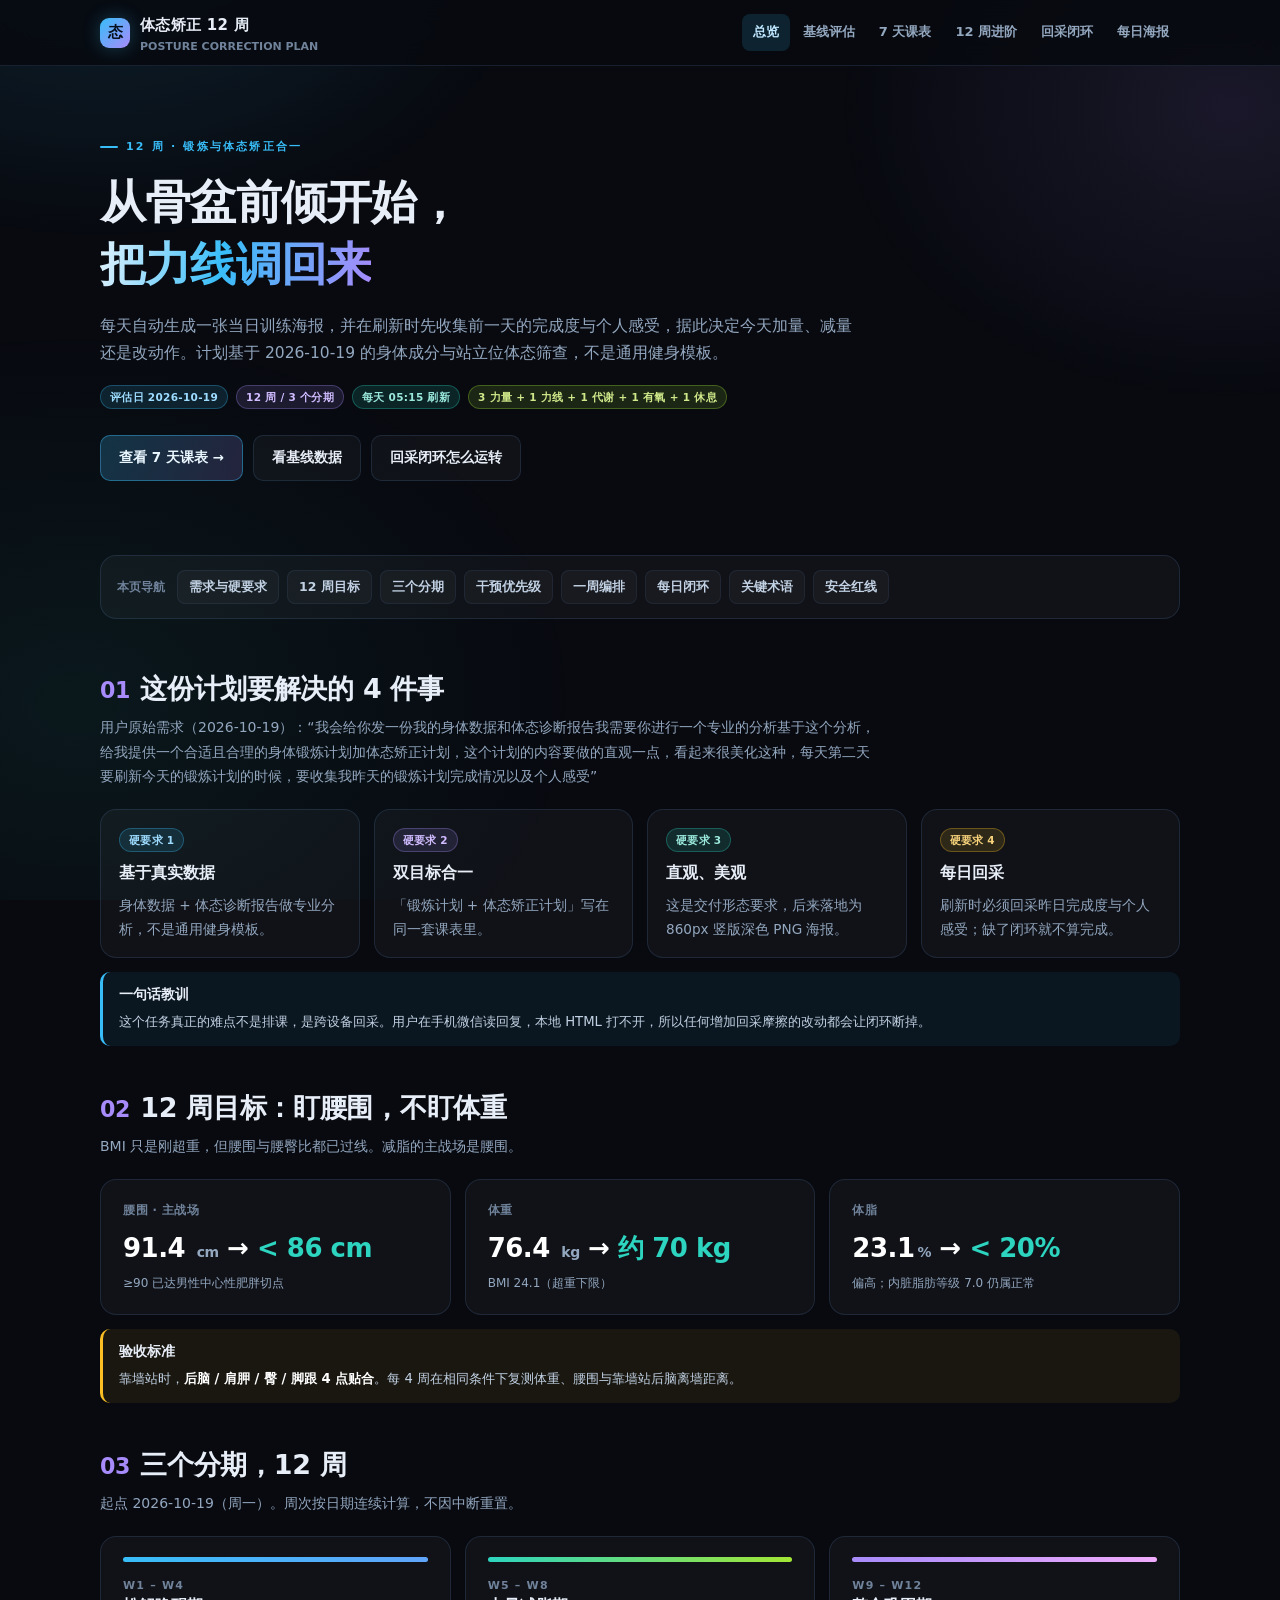
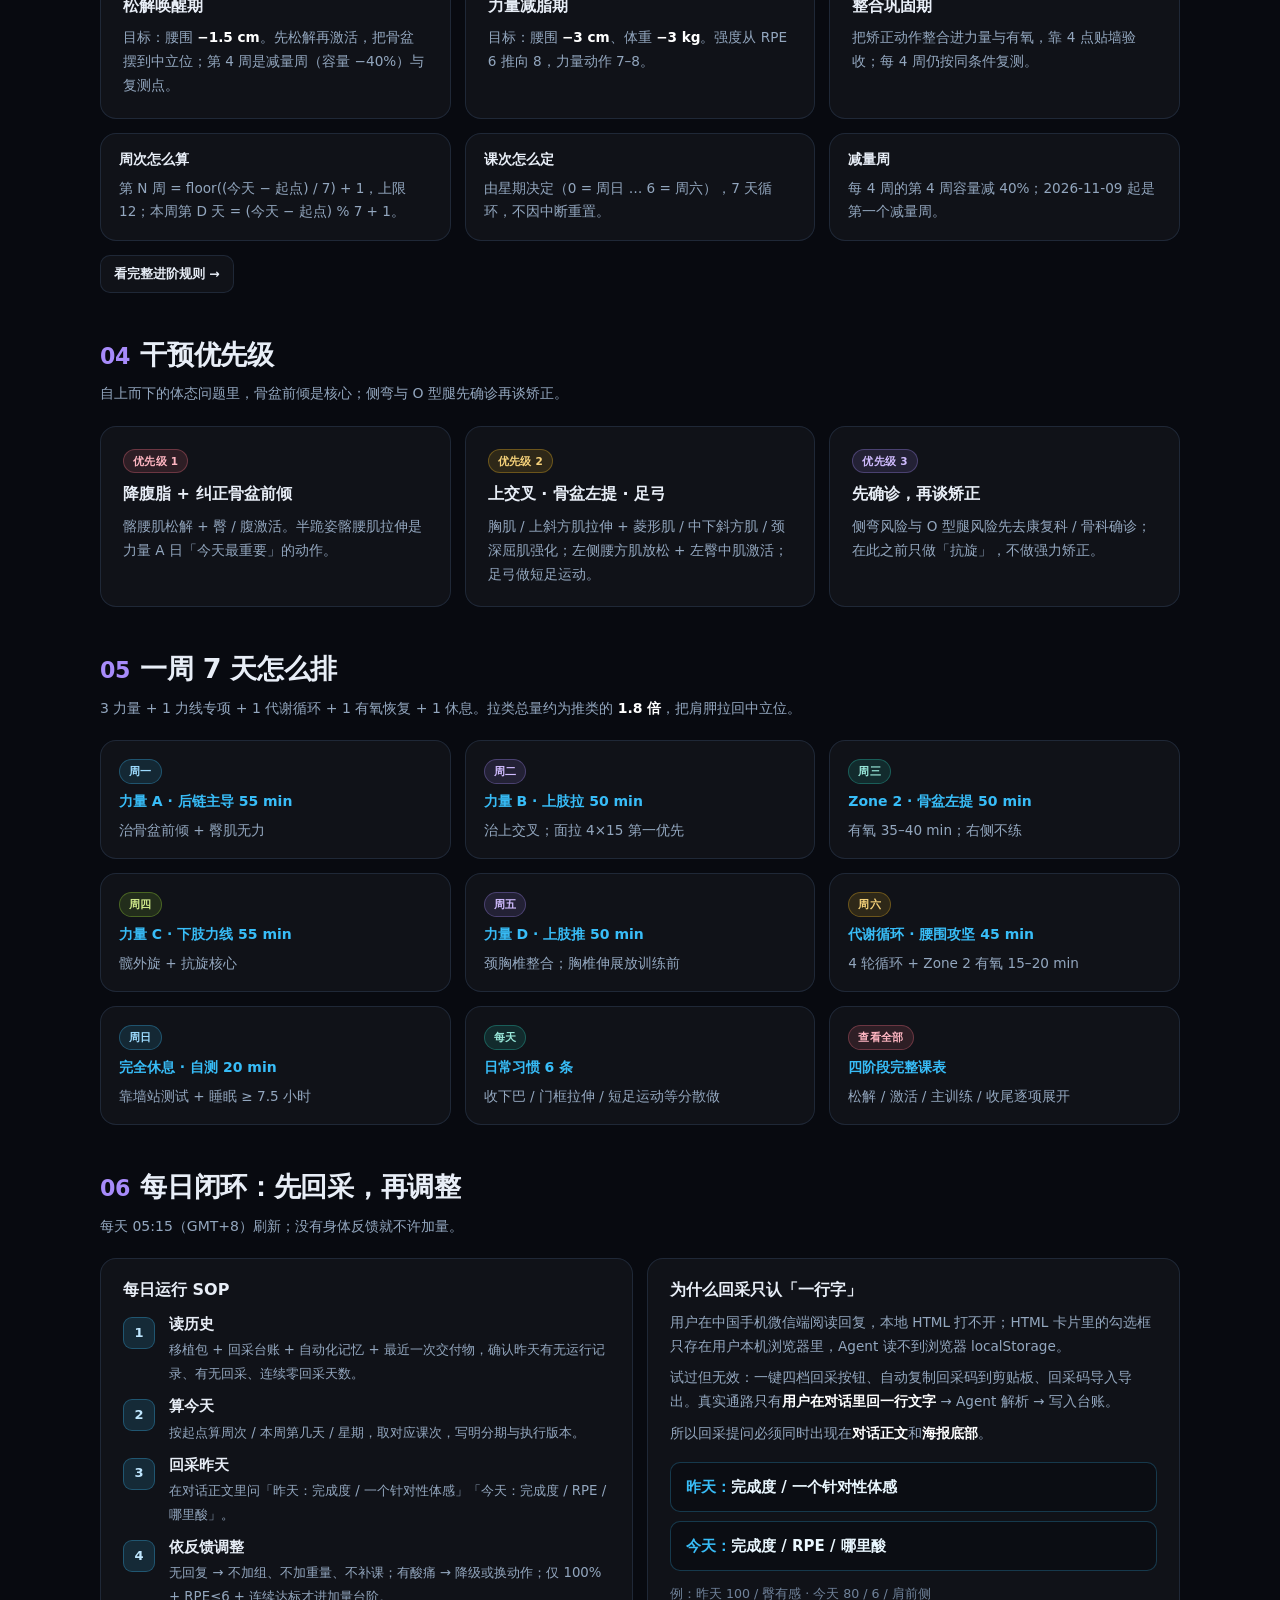
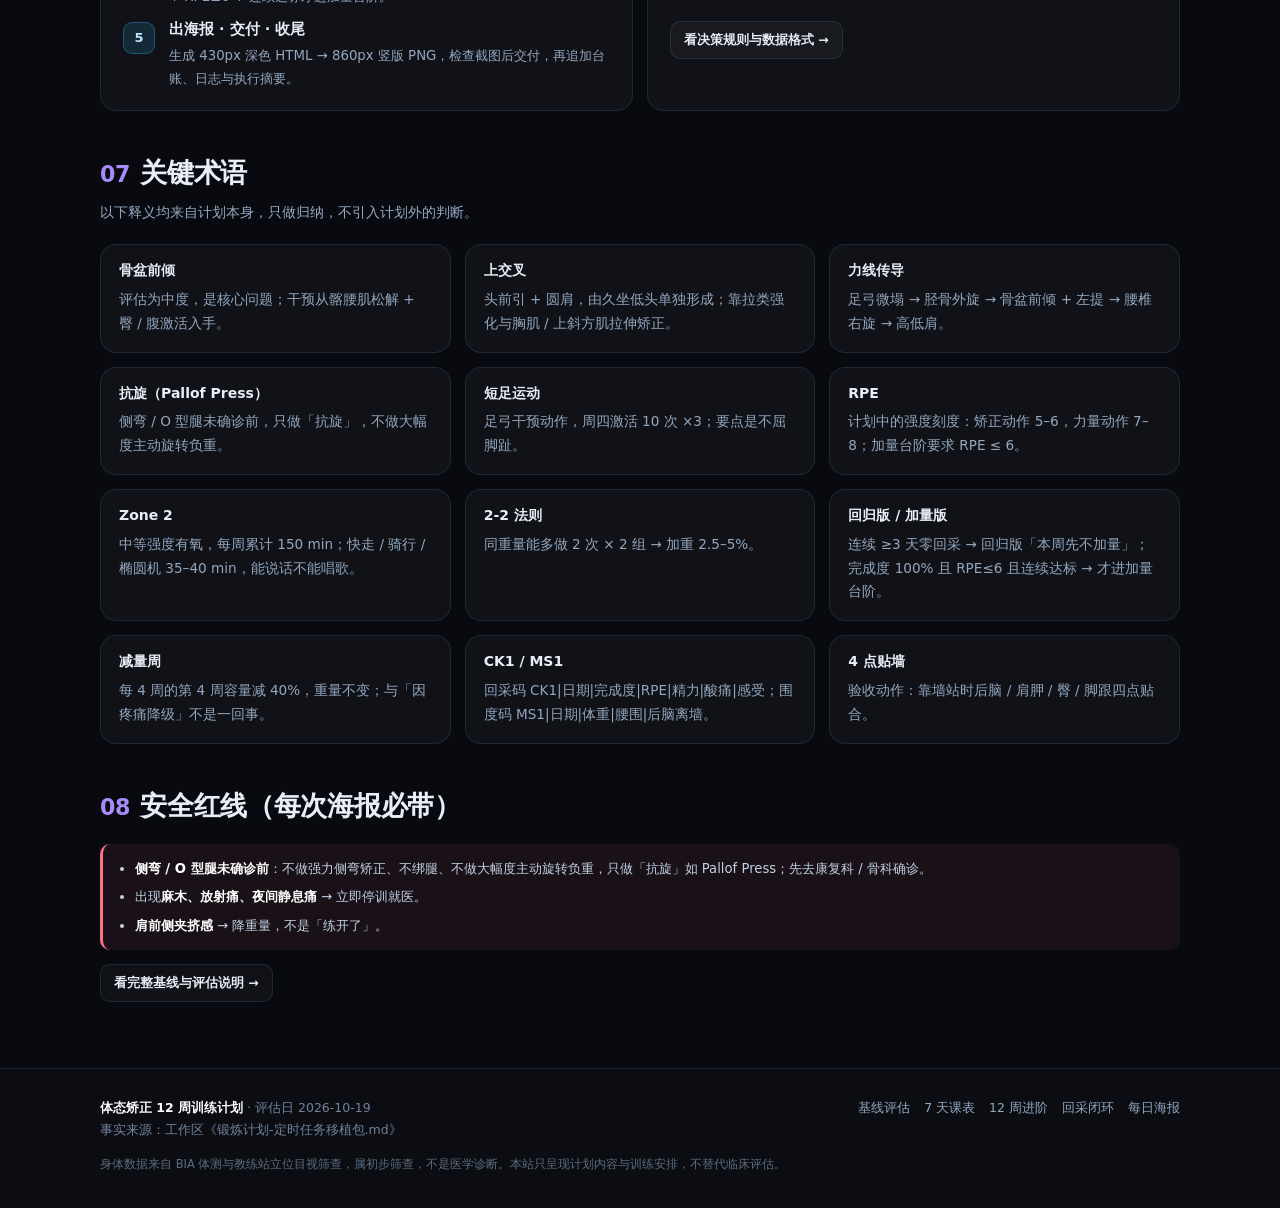
<file: index.html>
<!DOCTYPE html>
<html lang="zh-CN">
<head>
<meta charset="UTF-8">
<meta name="viewport" content="width=device-width, initial-scale=1">
<meta name="description" content="体态矫正 12 周训练计划：基于 2026-10-19 身体基线与体态筛查，整合锻炼与体态矫正、7 天课表、渐进超负荷、每日回采闭环与安全红线。">
<title>总览 · 体态矫正 12 周训练计划</title>
<link rel="stylesheet" href="assets/css/styles.css">
</head>
<body data-page="overview">

<header class="site-header">
  <div class="wrap header-inner">
    <a class="brand" href="index.html">
      <span class="brand-mark">态</span>
      <span><span class="brand-txt">体态矫正 12 周</span><span class="brand-sub">POSTURE CORRECTION PLAN</span></span>
    </a>
    <input type="checkbox" id="nav-toggle" class="nav-toggle" aria-hidden="true">
    <label for="nav-toggle" class="nav-label" aria-label="展开导航">☰</label>
    <nav class="nav" aria-label="主导航">
      <a data-page="overview" href="index.html">总览</a>
      <a data-page="baseline" href="baseline.html">基线评估</a>
      <a data-page="schedule" href="schedule.html">7 天课表</a>
      <a data-page="progression" href="progression.html">12 周进阶</a>
      <a data-page="feedback" href="feedback.html">回采闭环</a>
      <a data-page="posters" href="posters.html">每日海报</a>
    </nav>
  </div>
</header>

<main>

  <section class="hero">
    <div class="wrap">
      <div class="eyebrow">12 周 · 锻炼与体态矫正合一</div>
      <h1>从骨盆前倾开始，<br><span class="grad">把力线调回来</span></h1>
      <p class="lede">每天自动生成一张当日训练海报，并在刷新时先收集前一天的完成度与个人感受，据此决定今天加量、减量还是改动作。计划基于 2026-10-19 的身体成分与站立位体态筛查，不是通用健身模板。</p>
      <div class="hero-meta">
        <span class="tag sky">评估日 2026-10-19</span>
        <span class="tag violet">12 周 / 3 个分期</span>
        <span class="tag mint">每天 05:15 刷新</span>
        <span class="tag lime">3 力量 + 1 力线 + 1 代谢 + 1 有氧 + 1 休息</span>
      </div>
      <div class="hero-actions">
        <a class="btn primary" href="schedule.html">查看 7 天课表 →</a>
        <a class="btn" href="baseline.html">看基线数据</a>
        <a class="btn" href="feedback.html">回采闭环怎么运转</a>
      </div>
    </div>
  </section>

  <section class="section">
    <div class="wrap">
      <div class="toc">
        <span class="toc-label">本页导航</span>
        <a href="#origin">需求与硬要求</a>
        <a href="#goals">12 周目标</a>
        <a href="#phases">三个分期</a>
        <a href="#priority">干预优先级</a>
        <a href="#week">一周编排</a>
        <a href="#loop">每日闭环</a>
        <a href="#glossary">关键术语</a>
        <a href="#safety">安全红线</a>
      </div>
    </div>
  </section>

  <section class="section" id="origin">
    <div class="wrap">
      <div class="section-head">
        <h2><span class="section-num">01</span>这份计划要解决的 4 件事</h2>
        <p>用户原始需求（2026-10-19）：“我会给你发一份我的身体数据和体态诊断报告我需要你进行一个专业的分析基于这个分析，给我提供一个合适且合理的身体锻炼计划加体态矫正计划，这个计划的内容要做的直观一点，看起来很美化这种，每天第二天要刷新今天的锻炼计划的时候，要收集我昨天的锻炼计划完成情况以及个人感受”</p>
      </div>
      <div class="grid g4">
        <div class="card tight">
          <span class="tag sky">硬要求 1</span>
          <h3 style="margin-top:10px">基于真实数据</h3>
          <p>身体数据 + 体态诊断报告做专业分析，不是通用健身模板。</p>
        </div>
        <div class="card tight">
          <span class="tag violet">硬要求 2</span>
          <h3 style="margin-top:10px">双目标合一</h3>
          <p>「锻炼计划 + 体态矫正计划」写在同一套课表里。</p>
        </div>
        <div class="card tight">
          <span class="tag mint">硬要求 3</span>
          <h3 style="margin-top:10px">直观、美观</h3>
          <p>这是交付形态要求，后来落地为 860px 竖版深色 PNG 海报。</p>
        </div>
        <div class="card tight">
          <span class="tag amber">硬要求 4</span>
          <h3 style="margin-top:10px">每日回采</h3>
          <p>刷新时必须回采昨日完成度与个人感受；缺了闭环就不算完成。</p>
        </div>
      </div>
      <div class="callout info" style="margin-top:14px">
        <h4>一句话教训</h4>
        <p>这个任务真正的难点不是排课，是跨设备回采。用户在手机微信读回复，本地 HTML 打不开，所以任何增加回采摩擦的改动都会让闭环断掉。</p>
      </div>
    </div>
  </section>

  <section class="section" id="goals">
    <div class="wrap">
      <div class="section-head">
        <h2><span class="section-num">02</span>12 周目标：盯腰围，不盯体重</h2>
        <p>BMI 只是刚超重，但腰围与腰臀比都已过线。减脂的主战场是腰围。</p>
      </div>
      <div class="grid g3">
        <div class="card stat">
          <div class="lb">腰围 · 主战场</div>
          <div class="vl">91.4 <span class="unit">cm</span> → <span class="target">&lt; 86 cm</span></div>
          <div class="note">≥90 已达男性中心性肥胖切点</div>
        </div>
        <div class="card stat">
          <div class="lb">体重</div>
          <div class="vl">76.4 <span class="unit">kg</span> → <span class="target">约 70 kg</span></div>
          <div class="note">BMI 24.1（超重下限）</div>
        </div>
        <div class="card stat">
          <div class="lb">体脂</div>
          <div class="vl">23.1<span class="unit">%</span> → <span class="target">&lt; 20%</span></div>
          <div class="note">偏高；内脏脂肪等级 7.0 仍属正常</div>
        </div>
      </div>
      <div class="callout" style="margin-top:14px">
        <h4>验收标准</h4>
        <p>靠墙站时，<strong>后脑 / 肩胛 / 臀 / 脚跟 4 点贴合</strong>。每 4 周在相同条件下复测体重、腰围与靠墙站后脑离墙距离。</p>
      </div>
    </div>
  </section>

  <section class="section" id="phases">
    <div class="wrap">
      <div class="section-head">
        <h2><span class="section-num">03</span>三个分期，12 周</h2>
        <p>起点 2026-10-19（周一）。周次按日期连续计算，不因中断重置。</p>
      </div>
      <div class="timeline">
        <div class="card tl-item">
          <div class="tl-bar"></div>
          <div class="tl-week">W1 – W4</div>
          <h3>松解唤醒期</h3>
          <p>目标：腰围 <strong>−1.5 cm</strong>。先松解再激活，把骨盆摆到中立位；第 4 周是减量周（容量 −40%）与复测点。</p>
        </div>
        <div class="card tl-item">
          <div class="tl-bar"></div>
          <div class="tl-week">W5 – W8</div>
          <h3>力量减脂期</h3>
          <p>目标：腰围 <strong>−3 cm</strong>、体重 <strong>−3 kg</strong>。强度从 RPE 6 推向 8，力量动作 7–8。</p>
        </div>
        <div class="card tl-item">
          <div class="tl-bar"></div>
          <div class="tl-week">W9 – W12</div>
          <h3>整合巩固期</h3>
          <p>把矫正动作整合进力量与有氧，靠 4 点贴墙验收；每 4 周仍按同条件复测。</p>
        </div>
      </div>
      <div class="grid g3" style="margin-top:14px">
        <div class="card tight"><h4>周次怎么算</h4><p>第 N 周 = floor((今天 − 起点) / 7) + 1，上限 12；本周第 D 天 = (今天 − 起点) % 7 + 1。</p></div>
        <div class="card tight"><h4>课次怎么定</h4><p>由星期决定（0 = 周日 … 6 = 周六），7 天循环，不因中断重置。</p></div>
        <div class="card tight"><h4>减量周</h4><p>每 4 周的第 4 周容量减 40%；2026-11-09 起是第一个减量周。</p></div>
      </div>
      <div style="margin-top:14px"><a class="btn small" href="progression.html">看完整进阶规则 →</a></div>
    </div>
  </section>

  <section class="section" id="priority">
    <div class="wrap">
      <div class="section-head">
        <h2><span class="section-num">04</span>干预优先级</h2>
        <p>自上而下的体态问题里，骨盆前倾是核心；侧弯与 O 型腿先确诊再谈矫正。</p>
      </div>
      <div class="grid g3">
        <div class="card">
          <span class="tag coral">优先级 1</span>
          <h3 style="margin-top:10px">降腹脂 + 纠正骨盆前倾</h3>
          <p>髂腰肌松解 + 臀 / 腹激活。半跪姿髂腰肌拉伸是力量 A 日「今天最重要」的动作。</p>
        </div>
        <div class="card">
          <span class="tag amber">优先级 2</span>
          <h3 style="margin-top:10px">上交叉 · 骨盆左提 · 足弓</h3>
          <p>胸肌 / 上斜方肌拉伸 + 菱形肌 / 中下斜方肌 / 颈深屈肌强化；左侧腰方肌放松 + 左臀中肌激活；足弓做短足运动。</p>
        </div>
        <div class="card">
          <span class="tag violet">优先级 3</span>
          <h3 style="margin-top:10px">先确诊，再谈矫正</h3>
          <p>侧弯风险与 O 型腿风险先去康复科 / 骨科确诊；在此之前只做「抗旋」，不做强力矫正。</p>
        </div>
      </div>
    </div>
  </section>

  <section class="section" id="week">
    <div class="wrap">
      <div class="section-head">
        <h2><span class="section-num">05</span>一周 7 天怎么排</h2>
        <p>3 力量 + 1 力线专项 + 1 代谢循环 + 1 有氧恢复 + 1 休息。拉类总量约为推类的 <strong>1.8 倍</strong>，把肩胛拉回中立位。</p>
      </div>
      <div class="grid g3">
        <a class="card tight" href="schedule.html#day-mon" style="display:block"><span class="tag sky">周一</span><h4 style="margin-top:8px">力量 A · 后链主导 55 min</h4><p>治骨盆前倾 + 臀肌无力</p></a>
        <a class="card tight" href="schedule.html#day-tue" style="display:block"><span class="tag violet">周二</span><h4 style="margin-top:8px">力量 B · 上肢拉 50 min</h4><p>治上交叉；面拉 4×15 第一优先</p></a>
        <a class="card tight" href="schedule.html#day-wed" style="display:block"><span class="tag mint">周三</span><h4 style="margin-top:8px">Zone 2 · 骨盆左提 50 min</h4><p>有氧 35–40 min；右侧不练</p></a>
        <a class="card tight" href="schedule.html#day-thu" style="display:block"><span class="tag lime">周四</span><h4 style="margin-top:8px">力量 C · 下肢力线 55 min</h4><p>髋外旋 + 抗旋核心</p></a>
        <a class="card tight" href="schedule.html#day-fri" style="display:block"><span class="tag violet">周五</span><h4 style="margin-top:8px">力量 D · 上肢推 50 min</h4><p>颈胸椎整合；胸椎伸展放训练前</p></a>
        <a class="card tight" href="schedule.html#day-sat" style="display:block"><span class="tag amber">周六</span><h4 style="margin-top:8px">代谢循环 · 腰围攻坚 45 min</h4><p>4 轮循环 + Zone 2 有氧 15–20 min</p></a>
        <a class="card tight" href="schedule.html#day-sun" style="display:block"><span class="tag sky">周日</span><h4 style="margin-top:8px">完全休息 · 自测 20 min</h4><p>靠墙站测试 + 睡眠 ≥ 7.5 小时</p></a>
        <a class="card tight" href="schedule.html#habits" style="display:block"><span class="tag mint">每天</span><h4 style="margin-top:8px">日常习惯 6 条</h4><p>收下巴 / 门框拉伸 / 短足运动等分散做</p></a>
        <a class="card tight" href="schedule.html" style="display:block"><span class="tag coral">查看全部</span><h4 style="margin-top:8px">四阶段完整课表</h4><p>松解 / 激活 / 主训练 / 收尾逐项展开</p></a>
      </div>
    </div>
  </section>

  <section class="section" id="loop">
    <div class="wrap">
      <div class="section-head">
        <h2><span class="section-num">06</span>每日闭环：先回采，再调整</h2>
        <p>每天 05:15（GMT+8）刷新；没有身体反馈就不许加量。</p>
      </div>
      <div class="grid g2">
        <div class="card">
          <h3>每日运行 SOP</h3>
          <div class="steps" style="margin-top:14px">
            <div class="step"><h4>读历史</h4><p>移植包 + 回采台账 + 自动化记忆 + 最近一次交付物，确认昨天有无运行记录、有无回采、连续零回采天数。</p></div>
            <div class="step"><h4>算今天</h4><p>按起点算周次 / 本周第几天 / 星期，取对应课次，写明分期与执行版本。</p></div>
            <div class="step"><h4>回采昨天</h4><p>在对话正文里问「昨天：完成度 / 一个针对性体感」「今天：完成度 / RPE / 哪里酸」。</p></div>
            <div class="step"><h4>依反馈调整</h4><p>无回复 → 不加组、不加重量、不补课；有酸痛 → 降级或换动作；仅 100% + RPE≤6 + 连续达标才进加量台阶。</p></div>
            <div class="step"><h4>出海报 · 交付 · 收尾</h4><p>生成 430px 深色 HTML → 860px 竖版 PNG，检查截图后交付，再追加台账、日志与执行摘要。</p></div>
          </div>
        </div>
        <div class="card">
          <h3>为什么回采只认「一行字」</h3>
          <p>用户在中国手机微信端阅读回复，本地 HTML 打不开；HTML 卡片里的勾选框只存在用户本机浏览器里，Agent 读不到浏览器 localStorage。</p>
          <p>试过但无效：一键四档回采按钮、自动复制回采码到剪贴板、回采码导入导出。真实通路只有<strong>用户在对话里回一行文字</strong> → Agent 解析 → 写入台账。</p>
          <p>所以回采提问必须同时出现在<strong>对话正文</strong>和<strong>海报底部</strong>。</p>
          <div class="qbox" style="margin-top:16px">
            <div class="qline"><span>昨天：</span>完成度 / 一个针对性体感</div>
            <div class="qline"><span>今天：</span>完成度 / RPE / 哪里酸</div>
          </div>
          <div class="qeg">例：昨天 100 / 臀有感 · 今天 80 / 6 / 肩前侧</div>
          <div style="margin-top:16px"><a class="btn small" href="feedback.html">看决策规则与数据格式 →</a></div>
        </div>
      </div>
    </div>
  </section>

  <section class="section" id="glossary">
    <div class="wrap">
      <div class="section-head">
        <h2><span class="section-num">07</span>关键术语</h2>
        <p>以下释义均来自计划本身，只做归纳，不引入计划外的判断。</p>
      </div>
      <div class="grid g3">
        <div class="card tight"><h4>骨盆前倾</h4><p>评估为中度，是核心问题；干预从髂腰肌松解 + 臀 / 腹激活入手。</p></div>
        <div class="card tight"><h4>上交叉</h4><p>头前引 + 圆肩，由久坐低头单独形成；靠拉类强化与胸肌 / 上斜方肌拉伸矫正。</p></div>
        <div class="card tight"><h4>力线传导</h4><p>足弓微塌 → 胫骨外旋 → 骨盆前倾 + 左提 → 腰椎右旋 → 高低肩。</p></div>
        <div class="card tight"><h4>抗旋（Pallof Press）</h4><p>侧弯 / O 型腿未确诊前，只做「抗旋」，不做大幅度主动旋转负重。</p></div>
        <div class="card tight"><h4>短足运动</h4><p>足弓干预动作，周四激活 10 次 ×3；要点是不屈脚趾。</p></div>
        <div class="card tight"><h4>RPE</h4><p>计划中的强度刻度：矫正动作 5–6，力量动作 7–8；加量台阶要求 RPE ≤ 6。</p></div>
        <div class="card tight"><h4>Zone 2</h4><p>中等强度有氧，每周累计 150 min；快走 / 骑行 / 椭圆机 35–40 min，能说话不能唱歌。</p></div>
        <div class="card tight"><h4>2-2 法则</h4><p>同重量能多做 2 次 × 2 组 → 加重 2.5–5%。</p></div>
        <div class="card tight"><h4>回归版 / 加量版</h4><p>连续 ≥3 天零回采 → 回归版「本周先不加量」；完成度 100% 且 RPE≤6 且连续达标 → 才进加量台阶。</p></div>
        <div class="card tight"><h4>减量周</h4><p>每 4 周的第 4 周容量减 40%，重量不变；与「因疼痛降级」不是一回事。</p></div>
        <div class="card tight"><h4>CK1 / MS1</h4><p>回采码 CK1|日期|完成度|RPE|精力|酸痛|感受；围度码 MS1|日期|体重|腰围|后脑离墙。</p></div>
        <div class="card tight"><h4>4 点贴墙</h4><p>验收动作：靠墙站时后脑 / 肩胛 / 臀 / 脚跟四点贴合。</p></div>
      </div>
    </div>
  </section>

  <section class="section" id="safety">
    <div class="wrap">
      <div class="section-head">
        <h2><span class="section-num">08</span>安全红线（每次海报必带）</h2>
      </div>
      <div class="callout danger">
        <ul>
          <li><strong>侧弯 / O 型腿未确诊前</strong>：不做强力侧弯矫正、不绑腿、不做大幅度主动旋转负重，只做「抗旋」如 Pallof Press；先去康复科 / 骨科确诊。</li>
          <li>出现<strong>麻木、放射痛、夜间静息痛</strong> → 立即停训就医。</li>
          <li><strong>肩前侧夹挤感</strong> → 降重量，不是「练开了」。</li>
        </ul>
      </div>
      <div style="margin-top:14px"><a class="btn small" href="baseline.html">看完整基线与评估说明 →</a></div>
    </div>
  </section>

</main>

<footer class="site-footer">
  <div class="wrap footer-grid">
    <div>
      <p><strong>体态矫正 12 周训练计划</strong> · 评估日 2026-10-19</p>
      <p>事实来源：工作区《锻炼计划-定时任务移植包.md》</p>
    </div>
    <div class="footer-links">
      <a href="baseline.html">基线评估</a>
      <a href="schedule.html">7 天课表</a>
      <a href="progression.html">12 周进阶</a>
      <a href="feedback.html">回采闭环</a>
      <a href="posters.html">每日海报</a>
    </div>
  </div>
  <div class="wrap footer-note">身体数据来自 BIA 体测与教练站立位目视筛查，属初步筛查，不是医学诊断。本站只呈现计划内容与训练安排，不替代临床评估。</div>
</footer>

<button id="to-top" class="to-top" aria-label="回到顶部">↑</button>
<script src="assets/js/site.js"></script>
</body>
</html>
</file>
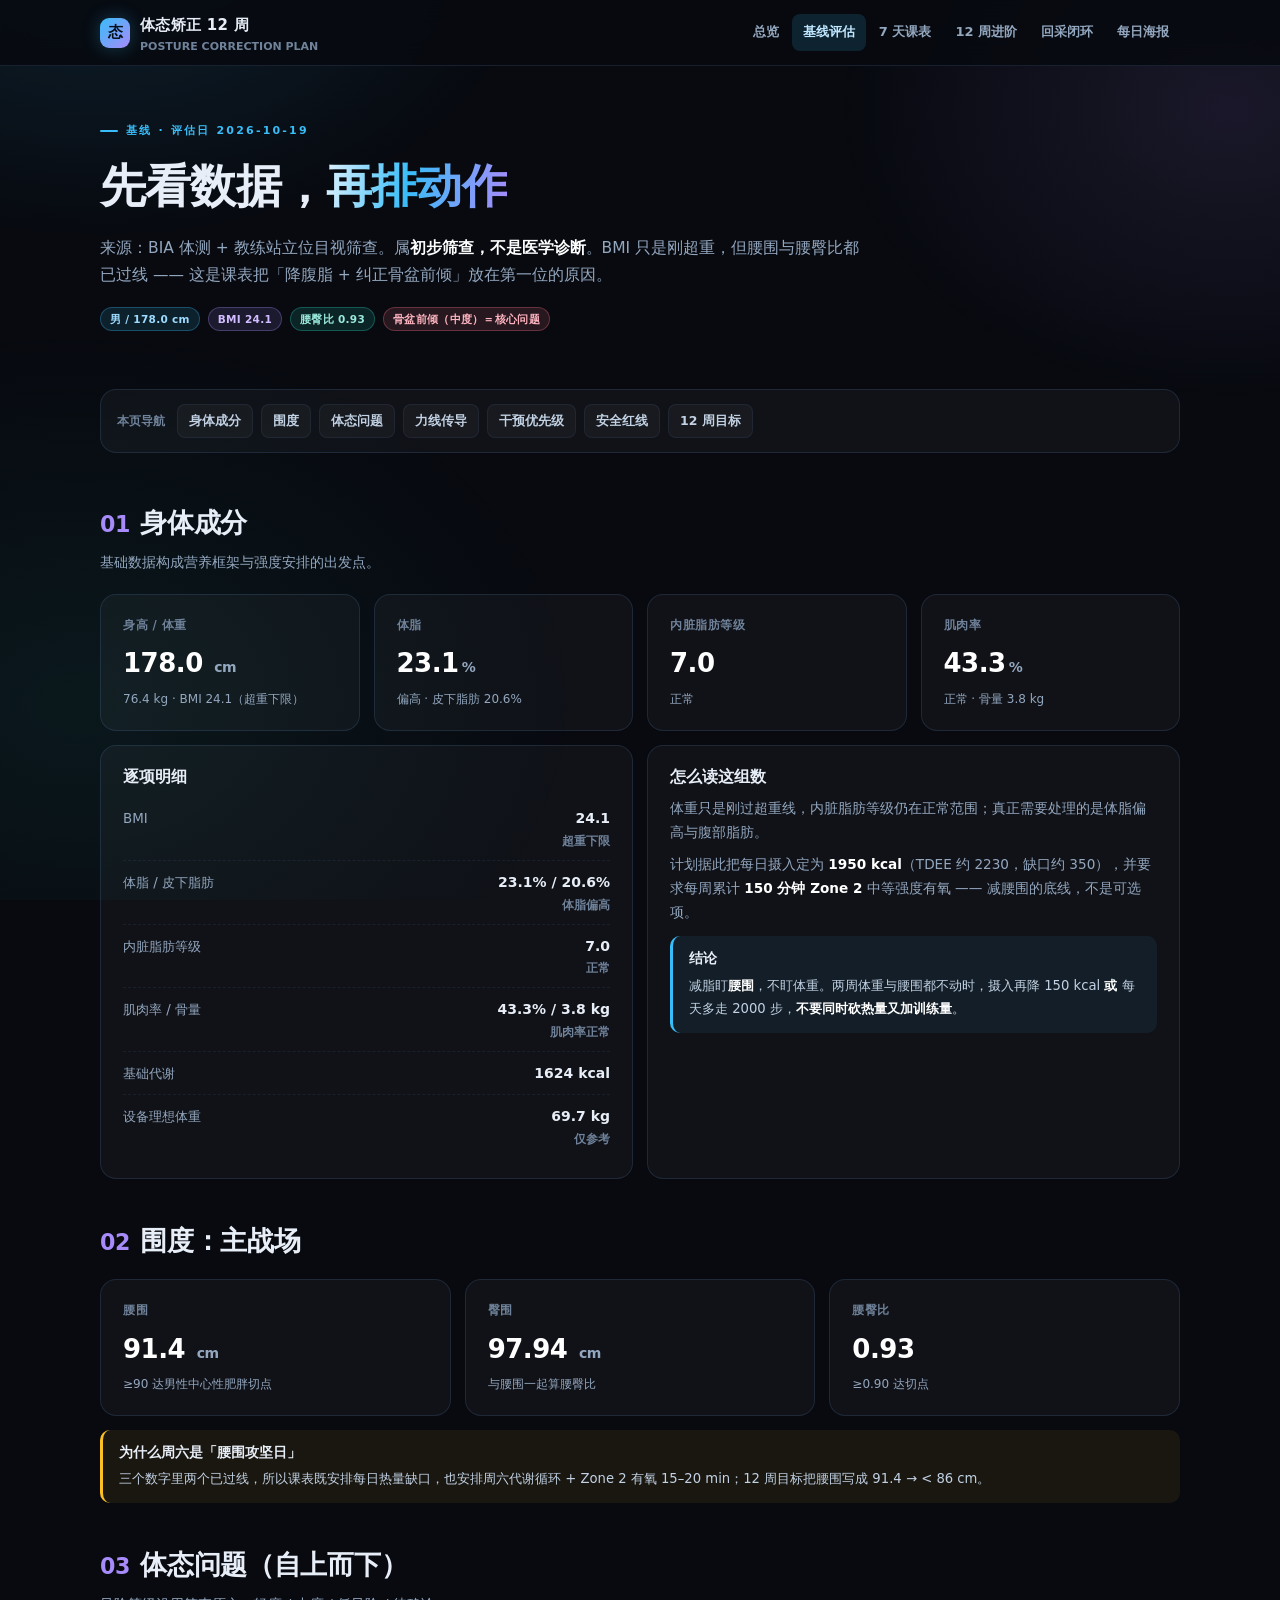
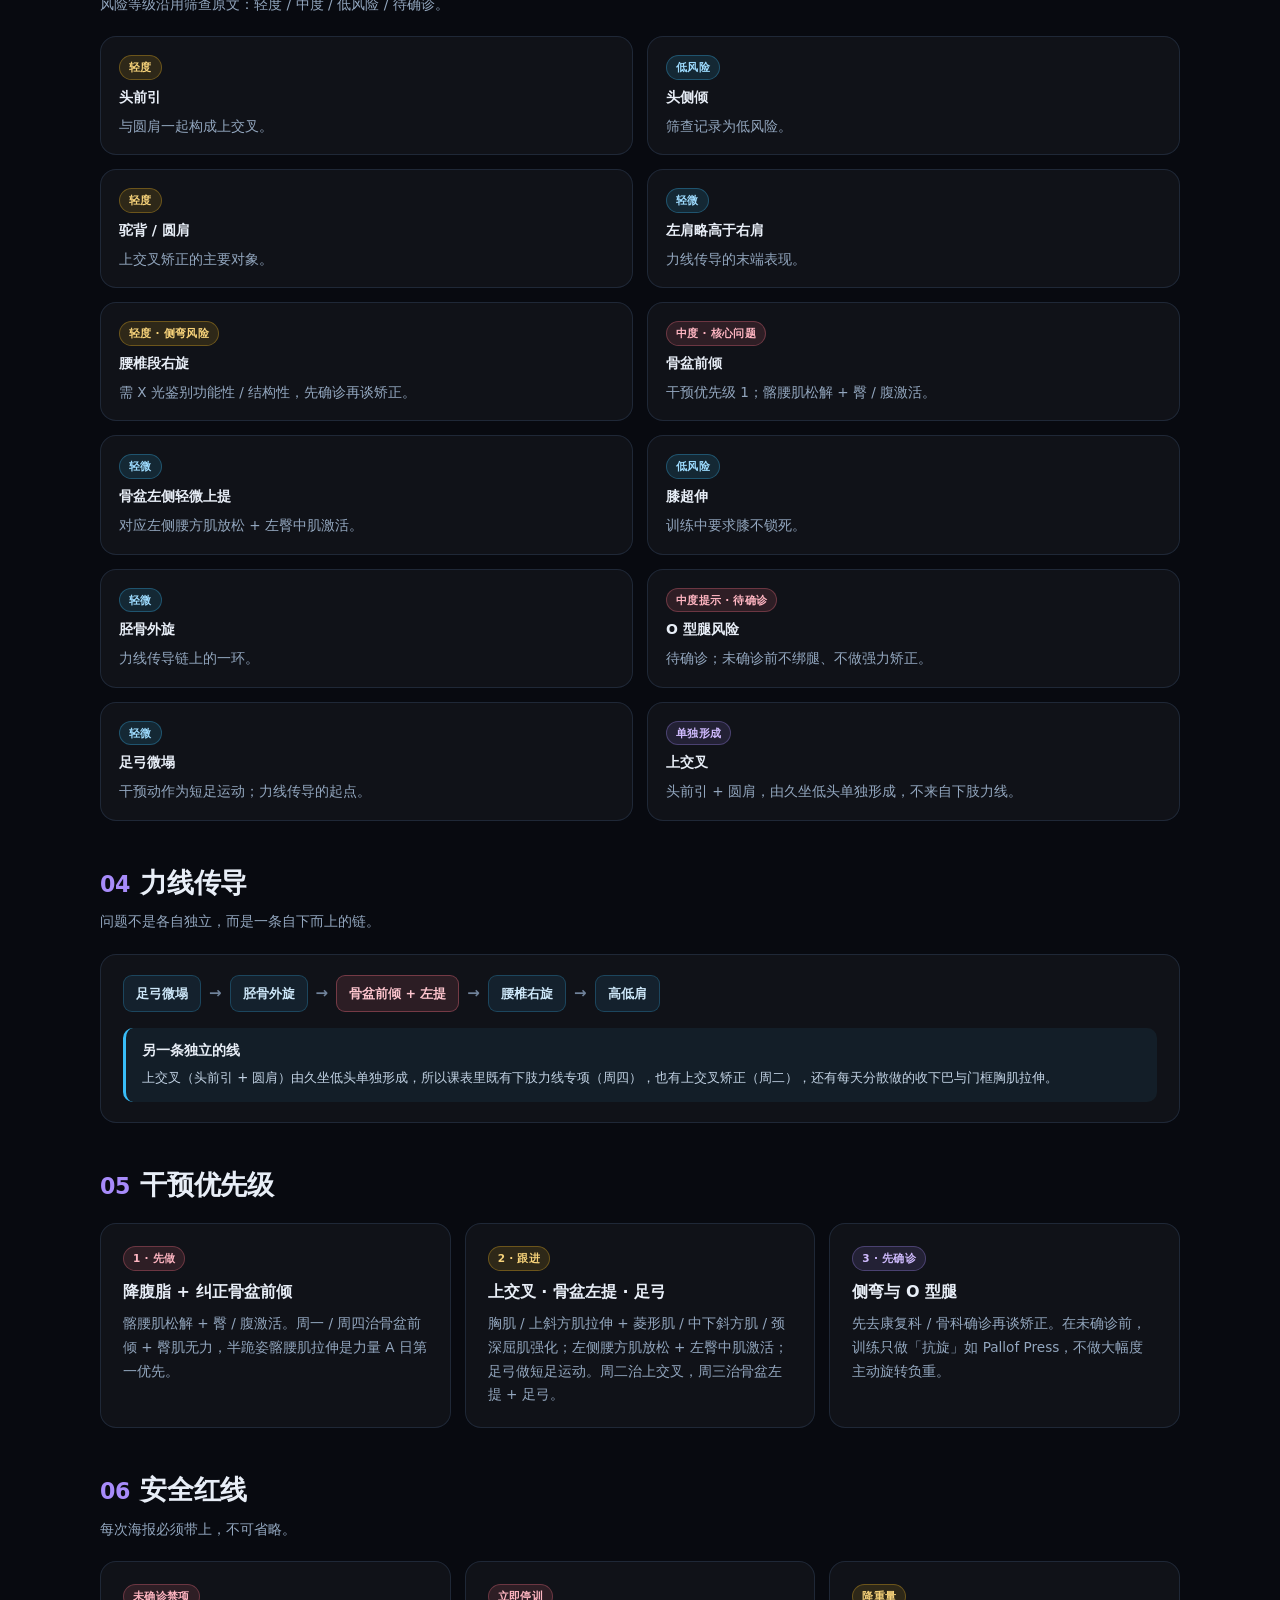
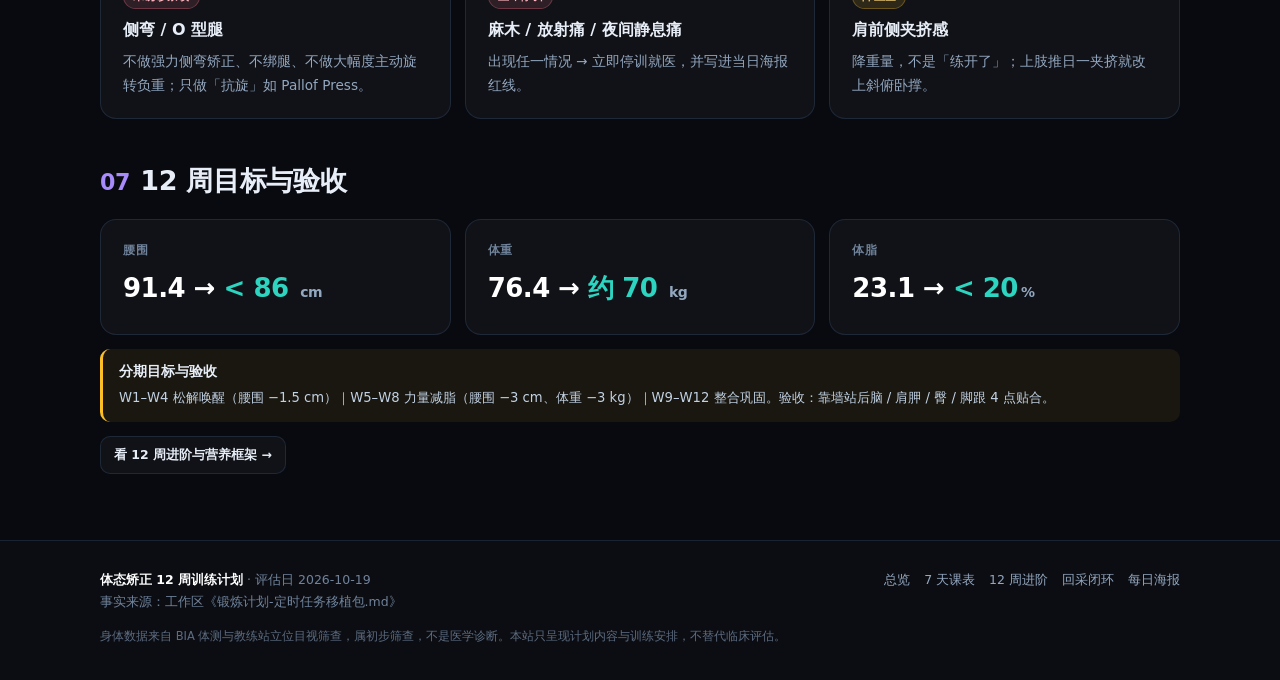
<file: baseline.html>
<!DOCTYPE html>
<html lang="zh-CN">
<head>
<meta charset="UTF-8">
<meta name="viewport" content="width=device-width, initial-scale=1">
<meta name="description" content="体态矫正训练计划 · 身体基线与体态评估：BIA 体成分、围度、自上而下的体态问题、力线传导、干预优先级与安全红线。">
<title>基线评估 · 体态矫正 12 周训练计划</title>
<link rel="stylesheet" href="assets/css/styles.css">
</head>
<body data-page="baseline">

<header class="site-header">
  <div class="wrap header-inner">
    <a class="brand" href="index.html">
      <span class="brand-mark">态</span>
      <span><span class="brand-txt">体态矫正 12 周</span><span class="brand-sub">POSTURE CORRECTION PLAN</span></span>
    </a>
    <input type="checkbox" id="nav-toggle" class="nav-toggle" aria-hidden="true">
    <label for="nav-toggle" class="nav-label" aria-label="展开导航">☰</label>
    <nav class="nav" aria-label="主导航">
      <a data-page="overview" href="index.html">总览</a>
      <a data-page="baseline" href="baseline.html">基线评估</a>
      <a data-page="schedule" href="schedule.html">7 天课表</a>
      <a data-page="progression" href="progression.html">12 周进阶</a>
      <a data-page="feedback" href="feedback.html">回采闭环</a>
      <a data-page="posters" href="posters.html">每日海报</a>
    </nav>
  </div>
</header>

<main>

  <section class="hero compact">
    <div class="wrap">
      <div class="eyebrow">基线 · 评估日 2026-10-19</div>
      <h1>先看数据，<span class="grad">再排动作</span></h1>
      <p class="lede">来源：BIA 体测 + 教练站立位目视筛查。属<strong>初步筛查，不是医学诊断</strong>。BMI 只是刚超重，但腰围与腰臀比都已过线 —— 这是课表把「降腹脂 + 纠正骨盆前倾」放在第一位的原因。</p>
      <div class="hero-meta">
        <span class="tag sky">男 / 178.0 cm</span>
        <span class="tag violet">BMI 24.1</span>
        <span class="tag mint">腰臀比 0.93</span>
        <span class="tag coral">骨盆前倾（中度）＝核心问题</span>
      </div>
    </div>
  </section>

  <section class="section">
    <div class="wrap">
      <div class="toc">
        <span class="toc-label">本页导航</span>
        <a href="#composition">身体成分</a>
        <a href="#girth">围度</a>
        <a href="#posture">体态问题</a>
        <a href="#chain">力线传导</a>
        <a href="#priority">干预优先级</a>
        <a href="#redline">安全红线</a>
        <a href="#target">12 周目标</a>
      </div>
    </div>
  </section>

  <section class="section" id="composition">
    <div class="wrap">
      <div class="section-head">
        <h2><span class="section-num">01</span>身体成分</h2>
        <p>基础数据构成营养框架与强度安排的出发点。</p>
      </div>
      <div class="grid g4">
        <div class="card stat"><div class="lb">身高 / 体重</div><div class="vl">178.0 <span class="unit">cm</span></div><div class="note">76.4 kg · BMI 24.1（超重下限）</div></div>
        <div class="card stat"><div class="lb">体脂</div><div class="vl">23.1<span class="unit">%</span></div><div class="note">偏高 · 皮下脂肪 20.6%</div></div>
        <div class="card stat"><div class="lb">内脏脂肪等级</div><div class="vl">7.0</div><div class="note">正常</div></div>
        <div class="card stat"><div class="lb">肌肉率</div><div class="vl">43.3<span class="unit">%</span></div><div class="note">正常 · 骨量 3.8 kg</div></div>
      </div>
      <div class="grid g2" style="margin-top:14px">
        <div class="card">
          <h3>逐项明细</h3>
          <div class="kv" style="margin-top:10px">
            <div class="kv-row"><span class="k">BMI</span><span class="v">24.1 <em>超重下限</em></span></div>
            <div class="kv-row"><span class="k">体脂 / 皮下脂肪</span><span class="v">23.1% / 20.6% <em>体脂偏高</em></span></div>
            <div class="kv-row"><span class="k">内脏脂肪等级</span><span class="v">7.0 <em>正常</em></span></div>
            <div class="kv-row"><span class="k">肌肉率 / 骨量</span><span class="v">43.3% / 3.8 kg <em>肌肉率正常</em></span></div>
            <div class="kv-row"><span class="k">基础代谢</span><span class="v">1624 kcal</span></div>
            <div class="kv-row"><span class="k">设备理想体重</span><span class="v">69.7 kg <em>仅参考</em></span></div>
          </div>
        </div>
        <div class="card">
          <h3>怎么读这组数</h3>
          <p>体重只是刚过超重线，内脏脂肪等级仍在正常范围；真正需要处理的是体脂偏高与腹部脂肪。</p>
          <p>计划据此把每日摄入定为 <strong>1950 kcal</strong>（TDEE 约 2230，缺口约 350），并要求每周累计 <strong>150 分钟 Zone 2</strong> 中等强度有氧 —— 减腰围的底线，不是可选项。</p>
          <div class="callout info" style="margin-top:12px">
            <h4>结论</h4>
            <p>减脂盯<strong>腰围</strong>，不盯体重。两周体重与腰围都不动时，摄入再降 150 kcal <strong>或</strong> 每天多走 2000 步，<strong>不要同时砍热量又加训练量</strong>。</p>
          </div>
        </div>
      </div>
    </div>
  </section>

  <section class="section" id="girth">
    <div class="wrap">
      <div class="section-head">
        <h2><span class="section-num">02</span>围度：主战场</h2>
      </div>
      <div class="grid g3">
        <div class="card stat"><div class="lb">腰围</div><div class="vl">91.4 <span class="unit">cm</span></div><div class="note">≥90 达男性中心性肥胖切点</div></div>
        <div class="card stat"><div class="lb">臀围</div><div class="vl">97.94 <span class="unit">cm</span></div><div class="note">与腰围一起算腰臀比</div></div>
        <div class="card stat"><div class="lb">腰臀比</div><div class="vl">0.93</div><div class="note">≥0.90 达切点</div></div>
      </div>
      <div class="callout" style="margin-top:14px">
        <h4>为什么周六是「腰围攻坚日」</h4>
        <p>三个数字里两个已过线，所以课表既安排每日热量缺口，也安排周六代谢循环 + Zone 2 有氧 15–20 min；12 周目标把腰围写成 91.4 → &lt; 86 cm。</p>
      </div>
    </div>
  </section>

  <section class="section" id="posture">
    <div class="wrap">
      <div class="section-head">
        <h2><span class="section-num">03</span>体态问题（自上而下）</h2>
        <p>风险等级沿用筛查原文：轻度 / 中度 / 低风险 / 待确诊。</p>
      </div>
      <div class="grid g2">
        <div class="card tight"><span class="tag amber">轻度</span><h4 style="margin-top:8px">头前引</h4><p>与圆肩一起构成上交叉。</p></div>
        <div class="card tight"><span class="tag sky">低风险</span><h4 style="margin-top:8px">头侧倾</h4><p>筛查记录为低风险。</p></div>
        <div class="card tight"><span class="tag amber">轻度</span><h4 style="margin-top:8px">驼背 / 圆肩</h4><p>上交叉矫正的主要对象。</p></div>
        <div class="card tight"><span class="tag sky">轻微</span><h4 style="margin-top:8px">左肩略高于右肩</h4><p>力线传导的末端表现。</p></div>
        <div class="card tight"><span class="tag amber">轻度 · 侧弯风险</span><h4 style="margin-top:8px">腰椎段右旋</h4><p>需 X 光鉴别功能性 / 结构性，先确诊再谈矫正。</p></div>
        <div class="card tight"><span class="tag coral">中度 · 核心问题</span><h4 style="margin-top:8px">骨盆前倾</h4><p>干预优先级 1；髂腰肌松解 + 臀 / 腹激活。</p></div>
        <div class="card tight"><span class="tag sky">轻微</span><h4 style="margin-top:8px">骨盆左侧轻微上提</h4><p>对应左侧腰方肌放松 + 左臀中肌激活。</p></div>
        <div class="card tight"><span class="tag sky">低风险</span><h4 style="margin-top:8px">膝超伸</h4><p>训练中要求膝不锁死。</p></div>
        <div class="card tight"><span class="tag sky">轻微</span><h4 style="margin-top:8px">胫骨外旋</h4><p>力线传导链上的一环。</p></div>
        <div class="card tight"><span class="tag coral">中度提示 · 待确诊</span><h4 style="margin-top:8px">O 型腿风险</h4><p>待确诊；未确诊前不绑腿、不做强力矫正。</p></div>
        <div class="card tight"><span class="tag sky">轻微</span><h4 style="margin-top:8px">足弓微塌</h4><p>干预动作为短足运动；力线传导的起点。</p></div>
        <div class="card tight"><span class="tag violet">单独形成</span><h4 style="margin-top:8px">上交叉</h4><p>头前引 + 圆肩，由久坐低头单独形成，不来自下肢力线。</p></div>
      </div>
    </div>
  </section>

  <section class="section" id="chain">
    <div class="wrap">
      <div class="section-head">
        <h2><span class="section-num">04</span>力线传导</h2>
        <p>问题不是各自独立，而是一条自下而上的链。</p>
      </div>
      <div class="card">
        <div class="chain">
          <span class="node">足弓微塌</span><span class="arrow">→</span>
          <span class="node">胫骨外旋</span><span class="arrow">→</span>
          <span class="node key">骨盆前倾 + 左提</span><span class="arrow">→</span>
          <span class="node">腰椎右旋</span><span class="arrow">→</span>
          <span class="node">高低肩</span>
        </div>
        <div class="callout info" style="margin-top:16px">
          <h4>另一条独立的线</h4>
          <p>上交叉（头前引 + 圆肩）由久坐低头单独形成，所以课表里既有下肢力线专项（周四），也有上交叉矫正（周二），还有每天分散做的收下巴与门框胸肌拉伸。</p>
        </div>
      </div>
    </div>
  </section>

  <section class="section" id="priority">
    <div class="wrap">
      <div class="section-head">
        <h2><span class="section-num">05</span>干预优先级</h2>
      </div>
      <div class="grid g3">
        <div class="card">
          <span class="tag coral">1 · 先做</span>
          <h3 style="margin-top:10px">降腹脂 + 纠正骨盆前倾</h3>
          <p>髂腰肌松解 + 臀 / 腹激活。周一 / 周四治骨盆前倾 + 臀肌无力，半跪姿髂腰肌拉伸是力量 A 日第一优先。</p>
        </div>
        <div class="card">
          <span class="tag amber">2 · 跟进</span>
          <h3 style="margin-top:10px">上交叉 · 骨盆左提 · 足弓</h3>
          <p>胸肌 / 上斜方肌拉伸 + 菱形肌 / 中下斜方肌 / 颈深屈肌强化；左侧腰方肌放松 + 左臀中肌激活；足弓做短足运动。周二治上交叉，周三治骨盆左提 + 足弓。</p>
        </div>
        <div class="card">
          <span class="tag violet">3 · 先确诊</span>
          <h3 style="margin-top:10px">侧弯与 O 型腿</h3>
          <p>先去康复科 / 骨科确诊再谈矫正。在未确诊前，训练只做「抗旋」如 Pallof Press，不做大幅度主动旋转负重。</p>
        </div>
      </div>
    </div>
  </section>

  <section class="section" id="redline">
    <div class="wrap">
      <div class="section-head">
        <h2><span class="section-num">06</span>安全红线</h2>
        <p>每次海报必须带上，不可省略。</p>
      </div>
      <div class="grid g3">
        <div class="card">
          <span class="tag coral">未确诊禁项</span>
          <h3 style="margin-top:10px">侧弯 / O 型腿</h3>
          <p>不做强力侧弯矫正、不绑腿、不做大幅度主动旋转负重；只做「抗旋」如 Pallof Press。</p>
        </div>
        <div class="card">
          <span class="tag coral">立即停训</span>
          <h3 style="margin-top:10px">麻木 / 放射痛 / 夜间静息痛</h3>
          <p>出现任一情况 → 立即停训就医，并写进当日海报红线。</p>
        </div>
        <div class="card">
          <span class="tag amber">降重量</span>
          <h3 style="margin-top:10px">肩前侧夹挤感</h3>
          <p>降重量，不是「练开了」；上肢推日一夹挤就改上斜俯卧撑。</p>
        </div>
      </div>
    </div>
  </section>

  <section class="section" id="target">
    <div class="wrap">
      <div class="section-head">
        <h2><span class="section-num">07</span>12 周目标与验收</h2>
      </div>
      <div class="grid g3">
        <div class="card stat"><div class="lb">腰围</div><div class="vl">91.4 → <span class="target">&lt; 86</span> <span class="unit">cm</span></div></div>
        <div class="card stat"><div class="lb">体重</div><div class="vl">76.4 → <span class="target">约 70</span> <span class="unit">kg</span></div></div>
        <div class="card stat"><div class="lb">体脂</div><div class="vl">23.1 → <span class="target">&lt; 20</span><span class="unit">%</span></div></div>
      </div>
      <div class="callout" style="margin-top:14px">
        <h4>分期目标与验收</h4>
        <p>W1–W4 松解唤醒（腰围 −1.5 cm）｜W5–W8 力量减脂（腰围 −3 cm、体重 −3 kg）｜W9–W12 整合巩固。验收：靠墙站后脑 / 肩胛 / 臀 / 脚跟 4 点贴合。</p>
      </div>
      <div style="margin-top:14px"><a class="btn small" href="progression.html">看 12 周进阶与营养框架 →</a></div>
    </div>
  </section>

</main>

<footer class="site-footer">
  <div class="wrap footer-grid">
    <div>
      <p><strong>体态矫正 12 周训练计划</strong> · 评估日 2026-10-19</p>
      <p>事实来源：工作区《锻炼计划-定时任务移植包.md》</p>
    </div>
    <div class="footer-links">
      <a href="index.html">总览</a>
      <a href="schedule.html">7 天课表</a>
      <a href="progression.html">12 周进阶</a>
      <a href="feedback.html">回采闭环</a>
      <a href="posters.html">每日海报</a>
    </div>
  </div>
  <div class="wrap footer-note">身体数据来自 BIA 体测与教练站立位目视筛查，属初步筛查，不是医学诊断。本站只呈现计划内容与训练安排，不替代临床评估。</div>
</footer>

<button id="to-top" class="to-top" aria-label="回到顶部">↑</button>
<script src="assets/js/site.js"></script>
</body>
</html>
</file>
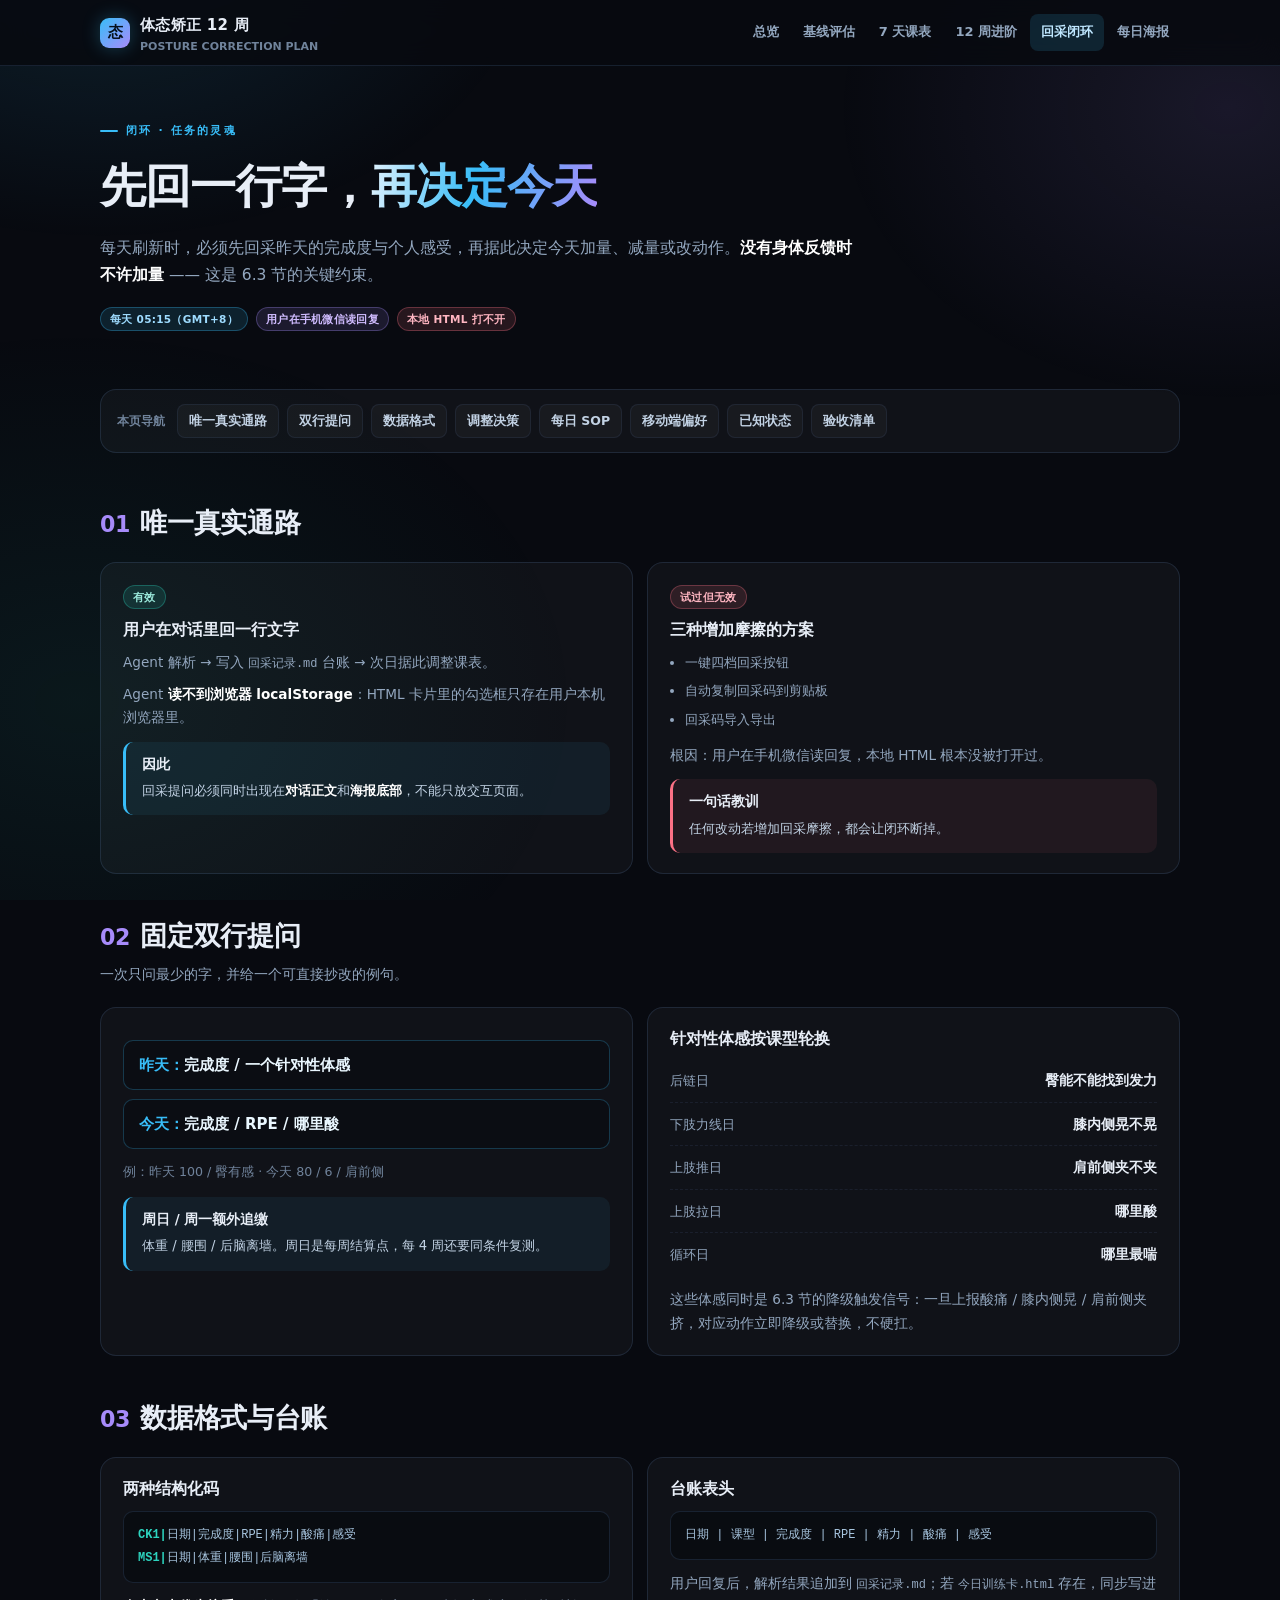
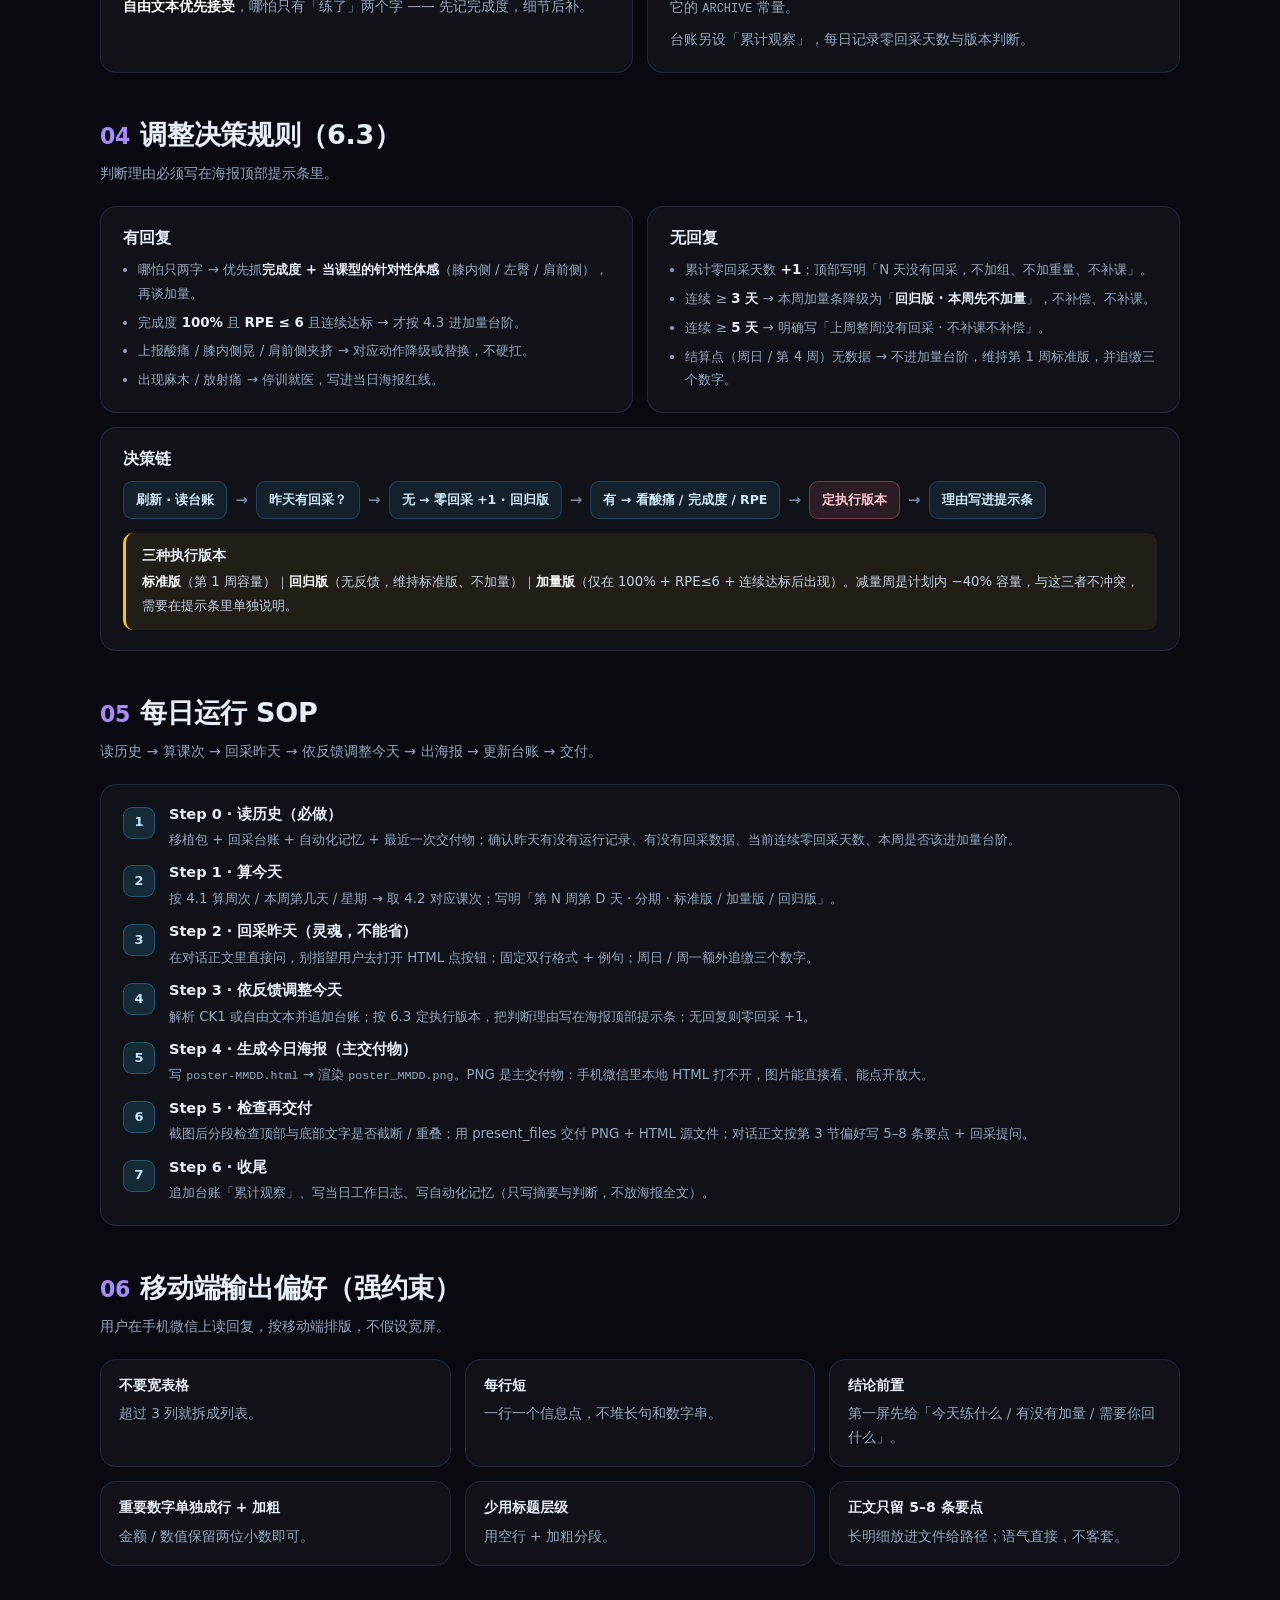
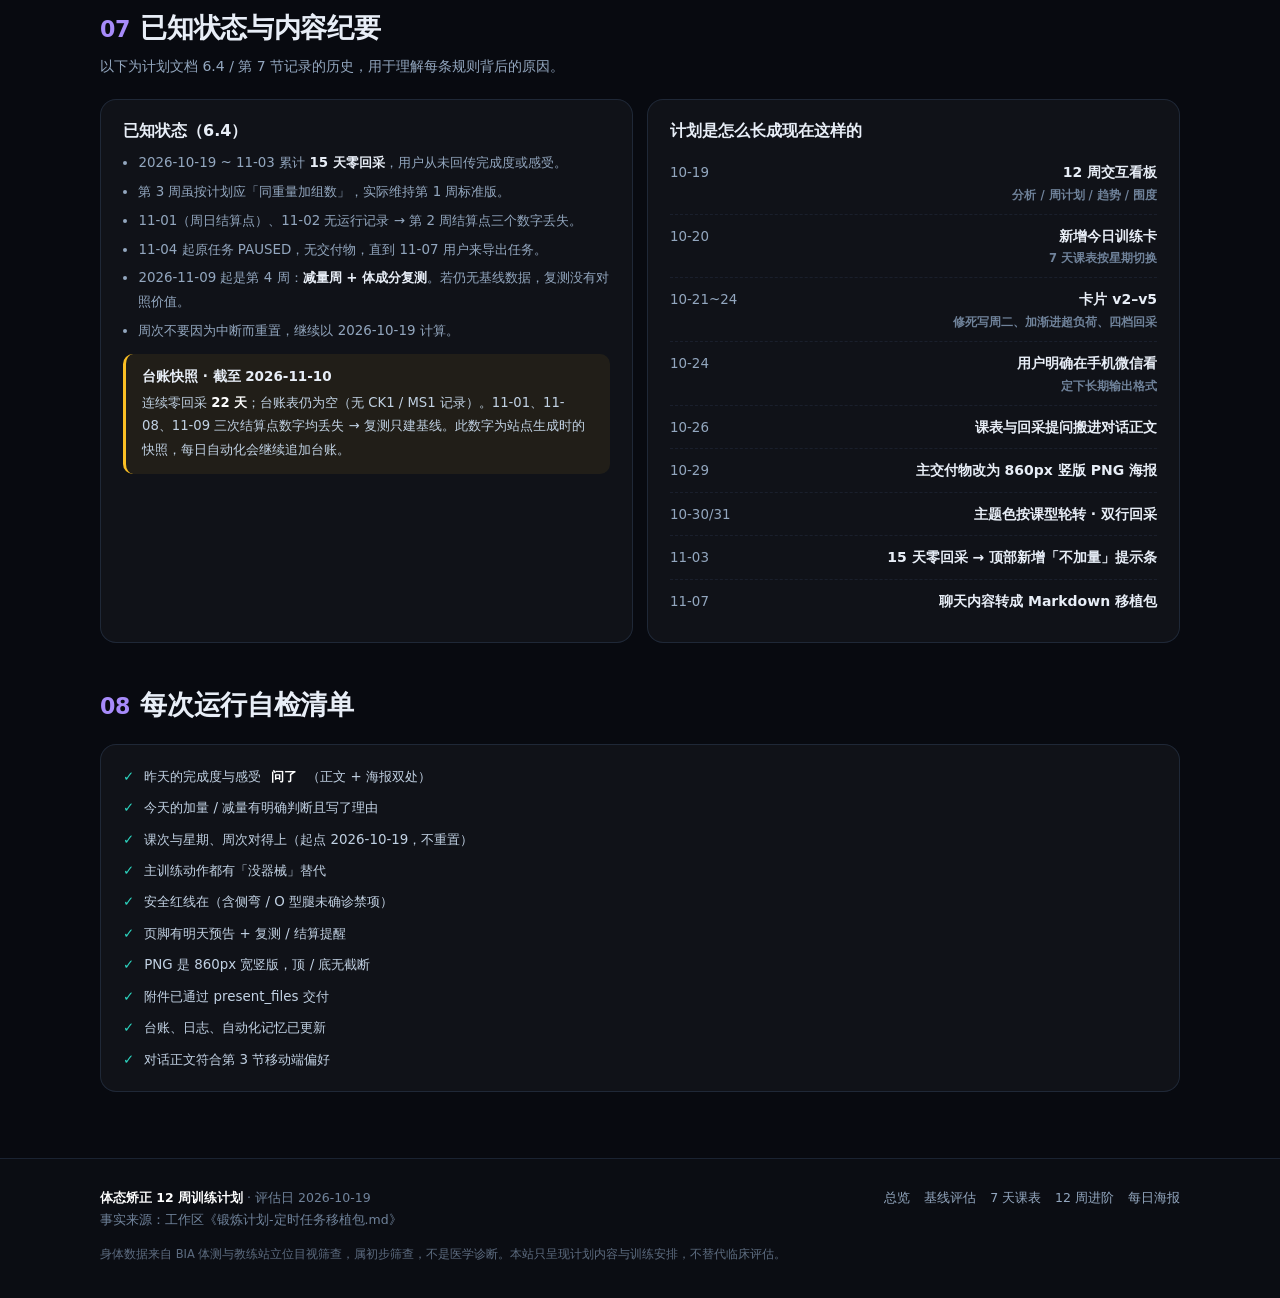
<file: feedback.html>
<!DOCTYPE html>
<html lang="zh-CN">
<head>
<meta charset="UTF-8">
<meta name="viewport" content="width=device-width, initial-scale=1">
<meta name="description" content="体态矫正 12 周训练计划 · 每日回采闭环：双行提问、CK1/MS1 数据格式、6.3 决策规则、每日运行 SOP、移动端输出偏好与验收清单。">
<title>回采闭环 · 体态矫正 12 周训练计划</title>
<link rel="stylesheet" href="assets/css/styles.css">
</head>
<body data-page="feedback">

<header class="site-header">
  <div class="wrap header-inner">
    <a class="brand" href="index.html">
      <span class="brand-mark">态</span>
      <span><span class="brand-txt">体态矫正 12 周</span><span class="brand-sub">POSTURE CORRECTION PLAN</span></span>
    </a>
    <input type="checkbox" id="nav-toggle" class="nav-toggle" aria-hidden="true">
    <label for="nav-toggle" class="nav-label" aria-label="展开导航">☰</label>
    <nav class="nav" aria-label="主导航">
      <a data-page="overview" href="index.html">总览</a>
      <a data-page="baseline" href="baseline.html">基线评估</a>
      <a data-page="schedule" href="schedule.html">7 天课表</a>
      <a data-page="progression" href="progression.html">12 周进阶</a>
      <a data-page="feedback" href="feedback.html">回采闭环</a>
      <a data-page="posters" href="posters.html">每日海报</a>
    </nav>
  </div>
</header>

<main>

  <section class="hero compact">
    <div class="wrap">
      <div class="eyebrow">闭环 · 任务的灵魂</div>
      <h1>先回一行字，<span class="grad">再决定今天</span></h1>
      <p class="lede">每天刷新时，必须先回采昨天的完成度与个人感受，再据此决定今天加量、减量或改动作。<strong>没有身体反馈时不许加量</strong> —— 这是 6.3 节的关键约束。</p>
      <div class="hero-meta">
        <span class="tag sky">每天 05:15（GMT+8）</span>
        <span class="tag violet">用户在手机微信读回复</span>
        <span class="tag coral">本地 HTML 打不开</span>
      </div>
    </div>
  </section>

  <section class="section">
    <div class="wrap">
      <div class="toc">
        <span class="toc-label">本页导航</span>
        <a href="#channel">唯一真实通路</a>
        <a href="#questions">双行提问</a>
        <a href="#format">数据格式</a>
        <a href="#decision">调整决策</a>
        <a href="#sop">每日 SOP</a>
        <a href="#prefs">移动端偏好</a>
        <a href="#history">已知状态</a>
        <a href="#checklist">验收清单</a>
      </div>
    </div>
  </section>

  <section class="section" id="channel">
    <div class="wrap">
      <div class="section-head">
        <h2><span class="section-num">01</span>唯一真实通路</h2>
      </div>
      <div class="grid g2">
        <div class="card">
          <span class="tag mint">有效</span>
          <h3 style="margin-top:10px">用户在对话里回一行文字</h3>
          <p>Agent 解析 → 写入 <code>回采记录.md</code> 台账 → 次日据此调整课表。</p>
          <p>Agent <strong>读不到浏览器 localStorage</strong>：HTML 卡片里的勾选框只存在用户本机浏览器里。</p>
          <div class="callout info" style="margin-top:12px">
            <h4>因此</h4>
            <p>回采提问必须同时出现在<strong>对话正文</strong>和<strong>海报底部</strong>，不能只放交互页面。</p>
          </div>
        </div>
        <div class="card">
          <span class="tag coral">试过但无效</span>
          <h3 style="margin-top:10px">三种增加摩擦的方案</h3>
          <ul style="margin-top:10px">
            <li>一键四档回采按钮</li>
            <li>自动复制回采码到剪贴板</li>
            <li>回采码导入导出</li>
          </ul>
          <p style="margin-top:12px">根因：用户在手机微信读回复，本地 HTML 根本没被打开过。</p>
          <div class="callout danger" style="margin-top:12px">
            <h4>一句话教训</h4>
            <p>任何改动若增加回采摩擦，都会让闭环断掉。</p>
          </div>
        </div>
      </div>
    </div>
  </section>

  <section class="section" id="questions">
    <div class="wrap">
      <div class="section-head">
        <h2><span class="section-num">02</span>固定双行提问</h2>
        <p>一次只问最少的字，并给一个可直接抄改的例句。</p>
      </div>
      <div class="grid g2">
        <div class="card">
          <div class="qbox">
            <div class="qline"><span>昨天：</span>完成度 / 一个针对性体感</div>
            <div class="qline"><span>今天：</span>完成度 / RPE / 哪里酸</div>
          </div>
          <div class="qeg">例：昨天 100 / 臀有感 · 今天 80 / 6 / 肩前侧</div>
          <div class="callout info" style="margin-top:14px">
            <h4>周日 / 周一额外追缴</h4>
            <p>体重 / 腰围 / 后脑离墙。周日是每周结算点，每 4 周还要同条件复测。</p>
          </div>
        </div>
        <div class="card">
          <h3>针对性体感按课型轮换</h3>
          <div class="kv" style="margin-top:10px">
            <div class="kv-row"><span class="k">后链日</span><span class="v">臀能不能找到发力</span></div>
            <div class="kv-row"><span class="k">下肢力线日</span><span class="v">膝内侧晃不晃</span></div>
            <div class="kv-row"><span class="k">上肢推日</span><span class="v">肩前侧夹不夹</span></div>
            <div class="kv-row"><span class="k">上肢拉日</span><span class="v">哪里酸</span></div>
            <div class="kv-row"><span class="k">循环日</span><span class="v">哪里最喘</span></div>
          </div>
          <p style="margin-top:12px">这些体感同时是 6.3 节的降级触发信号：一旦上报酸痛 / 膝内侧晃 / 肩前侧夹挤，对应动作立即降级或替换，不硬扛。</p>
        </div>
      </div>
    </div>
  </section>

  <section class="section" id="format">
    <div class="wrap">
      <div class="section-head">
        <h2><span class="section-num">03</span>数据格式与台账</h2>
      </div>
      <div class="grid g2">
        <div class="card">
          <h3>两种结构化码</h3>
          <div class="codeblock" style="margin-top:12px"><b>CK1|</b>日期|完成度|RPE|精力|酸痛|感受
<b>MS1|</b>日期|体重|腰围|后脑离墙</div>
          <p style="margin-top:12px"><strong>自由文本优先接受</strong>，哪怕只有「练了」两个字 —— 先记完成度，细节后补。</p>
        </div>
        <div class="card">
          <h3>台账表头</h3>
          <div class="codeblock" style="margin-top:12px">日期 | 课型 | 完成度 | RPE | 精力 | 酸痛 | 感受</div>
          <p style="margin-top:12px">用户回复后，解析结果追加到 <code>回采记录.md</code>；若 <code>今日训练卡.html</code> 存在，同步写进它的 <code>ARCHIVE</code> 常量。</p>
          <p>台账另设「累计观察」，每日记录零回采天数与版本判断。</p>
        </div>
      </div>
    </div>
  </section>

  <section class="section" id="decision">
    <div class="wrap">
      <div class="section-head">
        <h2><span class="section-num">04</span>调整决策规则（6.3）</h2>
        <p>判断理由必须写在海报顶部提示条里。</p>
      </div>
      <div class="grid g2">
        <div class="card">
          <h3>有回复</h3>
          <ul style="margin-top:10px">
            <li>哪怕只两字 → 优先抓<strong>完成度 + 当课型的针对性体感</strong>（膝内侧 / 左臀 / 肩前侧），再谈加量。</li>
            <li>完成度 <strong>100%</strong> 且 <strong>RPE ≤ 6</strong> 且连续达标 → 才按 4.3 进加量台阶。</li>
            <li>上报酸痛 / 膝内侧晃 / 肩前侧夹挤 → 对应动作降级或替换，不硬扛。</li>
            <li>出现麻木 / 放射痛 → 停训就医，写进当日海报红线。</li>
          </ul>
        </div>
        <div class="card">
          <h3>无回复</h3>
          <ul style="margin-top:10px">
            <li>累计零回采天数 <strong>+1</strong>；顶部写明「N 天没有回采，不加组、不加重量、不补课」。</li>
            <li>连续 ≥ <strong>3 天</strong> → 本周加量条降级为「<strong>回归版 · 本周先不加量</strong>」，不补偿、不补课。</li>
            <li>连续 ≥ <strong>5 天</strong> → 明确写「上周整周没有回采 · 不补课不补偿」。</li>
            <li>结算点（周日 / 第 4 周）无数据 → 不进加量台阶，维持第 1 周标准版，并追缴三个数字。</li>
          </ul>
        </div>
      </div>
      <div class="card" style="margin-top:14px">
        <h3>决策链</h3>
        <div class="chain" style="margin-top:12px">
          <span class="node">刷新 · 读台账</span><span class="arrow">→</span>
          <span class="node">昨天有回采？</span><span class="arrow">→</span>
          <span class="node">无 → 零回采 +1 · 回归版</span><span class="arrow">→</span>
          <span class="node">有 → 看酸痛 / 完成度 / RPE</span><span class="arrow">→</span>
          <span class="node key">定执行版本</span><span class="arrow">→</span>
          <span class="node">理由写进提示条</span>
        </div>
        <div class="callout" style="margin-top:14px">
          <h4>三种执行版本</h4>
          <p><strong>标准版</strong>（第 1 周容量）｜<strong>回归版</strong>（无反馈，维持标准版、不加量）｜<strong>加量版</strong>（仅在 100% + RPE≤6 + 连续达标后出现）。减量周是计划内 −40% 容量，与这三者不冲突，需要在提示条里单独说明。</p>
        </div>
      </div>
    </div>
  </section>

  <section class="section" id="sop">
    <div class="wrap">
      <div class="section-head">
        <h2><span class="section-num">05</span>每日运行 SOP</h2>
        <p>读历史 → 算课次 → 回采昨天 → 依反馈调整今天 → 出海报 → 更新台账 → 交付。</p>
      </div>
      <div class="card">
        <div class="steps">
          <div class="step"><h4>Step 0 · 读历史（必做）</h4><p>移植包 + 回采台账 + 自动化记忆 + 最近一次交付物；确认昨天有没有运行记录、有没有回采数据、当前连续零回采天数、本周是否该进加量台阶。</p></div>
          <div class="step"><h4>Step 1 · 算今天</h4><p>按 4.1 算周次 / 本周第几天 / 星期 → 取 4.2 对应课次；写明「第 N 周第 D 天 · 分期 · 标准版 / 加量版 / 回归版」。</p></div>
          <div class="step"><h4>Step 2 · 回采昨天（灵魂，不能省）</h4><p>在对话正文里直接问，别指望用户去打开 HTML 点按钮；固定双行格式 + 例句；周日 / 周一额外追缴三个数字。</p></div>
          <div class="step"><h4>Step 3 · 依反馈调整今天</h4><p>解析 CK1 或自由文本并追加台账；按 6.3 定执行版本，把判断理由写在海报顶部提示条；无回复则零回采 +1。</p></div>
          <div class="step"><h4>Step 4 · 生成今日海报（主交付物）</h4><p>写 <code>poster-MMDD.html</code> → 渲染 <code>poster_MMDD.png</code>。PNG 是主交付物：手机微信里本地 HTML 打不开，图片能直接看、能点开放大。</p></div>
          <div class="step"><h4>Step 5 · 检查再交付</h4><p>截图后分段检查顶部与底部文字是否截断 / 重叠；用 present_files 交付 PNG + HTML 源文件；对话正文按第 3 节偏好写 5–8 条要点 + 回采提问。</p></div>
          <div class="step"><h4>Step 6 · 收尾</h4><p>追加台账「累计观察」、写当日工作日志、写自动化记忆（只写摘要与判断，不放海报全文）。</p></div>
        </div>
      </div>
    </div>
  </section>

  <section class="section" id="prefs">
    <div class="wrap">
      <div class="section-head">
        <h2><span class="section-num">06</span>移动端输出偏好（强约束）</h2>
        <p>用户在手机微信上读回复，按移动端排版，不假设宽屏。</p>
      </div>
      <div class="grid g3">
        <div class="card tight"><h4>不要宽表格</h4><p>超过 3 列就拆成列表。</p></div>
        <div class="card tight"><h4>每行短</h4><p>一行一个信息点，不堆长句和数字串。</p></div>
        <div class="card tight"><h4>结论前置</h4><p>第一屏先给「今天练什么 / 有没有加量 / 需要你回什么」。</p></div>
        <div class="card tight"><h4>重要数字单独成行 + 加粗</h4><p>金额 / 数值保留两位小数即可。</p></div>
        <div class="card tight"><h4>少用标题层级</h4><p>用空行 + 加粗分段。</p></div>
        <div class="card tight"><h4>正文只留 5–8 条要点</h4><p>长明细放进文件给路径；语气直接，不客套。</p></div>
      </div>
    </div>
  </section>

  <section class="section" id="history">
    <div class="wrap">
      <div class="section-head">
        <h2><span class="section-num">07</span>已知状态与内容纪要</h2>
        <p>以下为计划文档 6.4 / 第 7 节记录的历史，用于理解每条规则背后的原因。</p>
      </div>
      <div class="grid g2">
        <div class="card">
          <h3>已知状态（6.4）</h3>
          <ul style="margin-top:10px">
            <li>2026-10-19 ~ 11-03 累计 <strong>15 天零回采</strong>，用户从未回传完成度或感受。</li>
            <li>第 3 周虽按计划应「同重量加组数」，实际维持第 1 周标准版。</li>
            <li>11-01（周日结算点）、11-02 无运行记录 → 第 2 周结算点三个数字丢失。</li>
            <li>11-04 起原任务 PAUSED，无交付物，直到 11-07 用户来导出任务。</li>
            <li>2026-11-09 起是第 4 周：<strong>减量周 + 体成分复测</strong>。若仍无基线数据，复测没有对照价值。</li>
            <li>周次不要因为中断而重置，继续以 2026-10-19 计算。</li>
          </ul>
          <div class="callout" style="margin-top:12px">
            <h4>台账快照 · 截至 2026-11-10</h4>
            <p>连续零回采 <strong>22 天</strong>；台账表仍为空（无 CK1 / MS1 记录）。11-01、11-08、11-09 三次结算点数字均丢失 → 复测只建基线。此数字为站点生成时的快照，每日自动化会继续追加台账。</p>
          </div>
        </div>
        <div class="card">
          <h3>计划是怎么长成现在这样的</h3>
          <div class="kv" style="margin-top:10px">
            <div class="kv-row"><span class="k">10-19</span><span class="v">12 周交互看板 <em>分析 / 周计划 / 趋势 / 围度</em></span></div>
            <div class="kv-row"><span class="k">10-20</span><span class="v">新增今日训练卡 <em>7 天课表按星期切换</em></span></div>
            <div class="kv-row"><span class="k">10-21~24</span><span class="v">卡片 v2–v5 <em>修死写周二、加渐进超负荷、四档回采</em></span></div>
            <div class="kv-row"><span class="k">10-24</span><span class="v">用户明确在手机微信看 <em>定下长期输出格式</em></span></div>
            <div class="kv-row"><span class="k">10-26</span><span class="v">课表与回采提问搬进对话正文</span></div>
            <div class="kv-row"><span class="k">10-29</span><span class="v">主交付物改为 860px 竖版 PNG 海报</span></div>
            <div class="kv-row"><span class="k">10-30/31</span><span class="v">主题色按课型轮转 · 双行回采</span></div>
            <div class="kv-row"><span class="k">11-03</span><span class="v">15 天零回采 → 顶部新增「不加量」提示条</span></div>
            <div class="kv-row"><span class="k">11-07</span><span class="v">聊天内容转成 Markdown 移植包</span></div>
          </div>
        </div>
      </div>
    </div>
  </section>

  <section class="section" id="checklist">
    <div class="wrap">
      <div class="section-head">
        <h2><span class="section-num">08</span>每次运行自检清单</h2>
      </div>
      <div class="card">
        <div class="checks">
          <div class="check">昨天的完成度与感受<strong>问了</strong>（正文 + 海报双处）</div>
          <div class="check">今天的加量 / 减量有明确判断且写了理由</div>
          <div class="check">课次与星期、周次对得上（起点 2026-10-19，不重置）</div>
          <div class="check">主训练动作都有「没器械」替代</div>
          <div class="check">安全红线在（含侧弯 / O 型腿未确诊禁项）</div>
          <div class="check">页脚有明天预告 + 复测 / 结算提醒</div>
          <div class="check">PNG 是 860px 宽竖版，顶 / 底无截断</div>
          <div class="check">附件已通过 present_files 交付</div>
          <div class="check">台账、日志、自动化记忆已更新</div>
          <div class="check">对话正文符合第 3 节移动端偏好</div>
        </div>
      </div>
    </div>
  </section>

</main>

<footer class="site-footer">
  <div class="wrap footer-grid">
    <div>
      <p><strong>体态矫正 12 周训练计划</strong> · 评估日 2026-10-19</p>
      <p>事实来源：工作区《锻炼计划-定时任务移植包.md》</p>
    </div>
    <div class="footer-links">
      <a href="index.html">总览</a>
      <a href="baseline.html">基线评估</a>
      <a href="schedule.html">7 天课表</a>
      <a href="progression.html">12 周进阶</a>
      <a href="posters.html">每日海报</a>
    </div>
  </div>
  <div class="wrap footer-note">身体数据来自 BIA 体测与教练站立位目视筛查，属初步筛查，不是医学诊断。本站只呈现计划内容与训练安排，不替代临床评估。</div>
</footer>

<button id="to-top" class="to-top" aria-label="回到顶部">↑</button>
<script src="assets/js/site.js"></script>
</body>
</html>
</file>
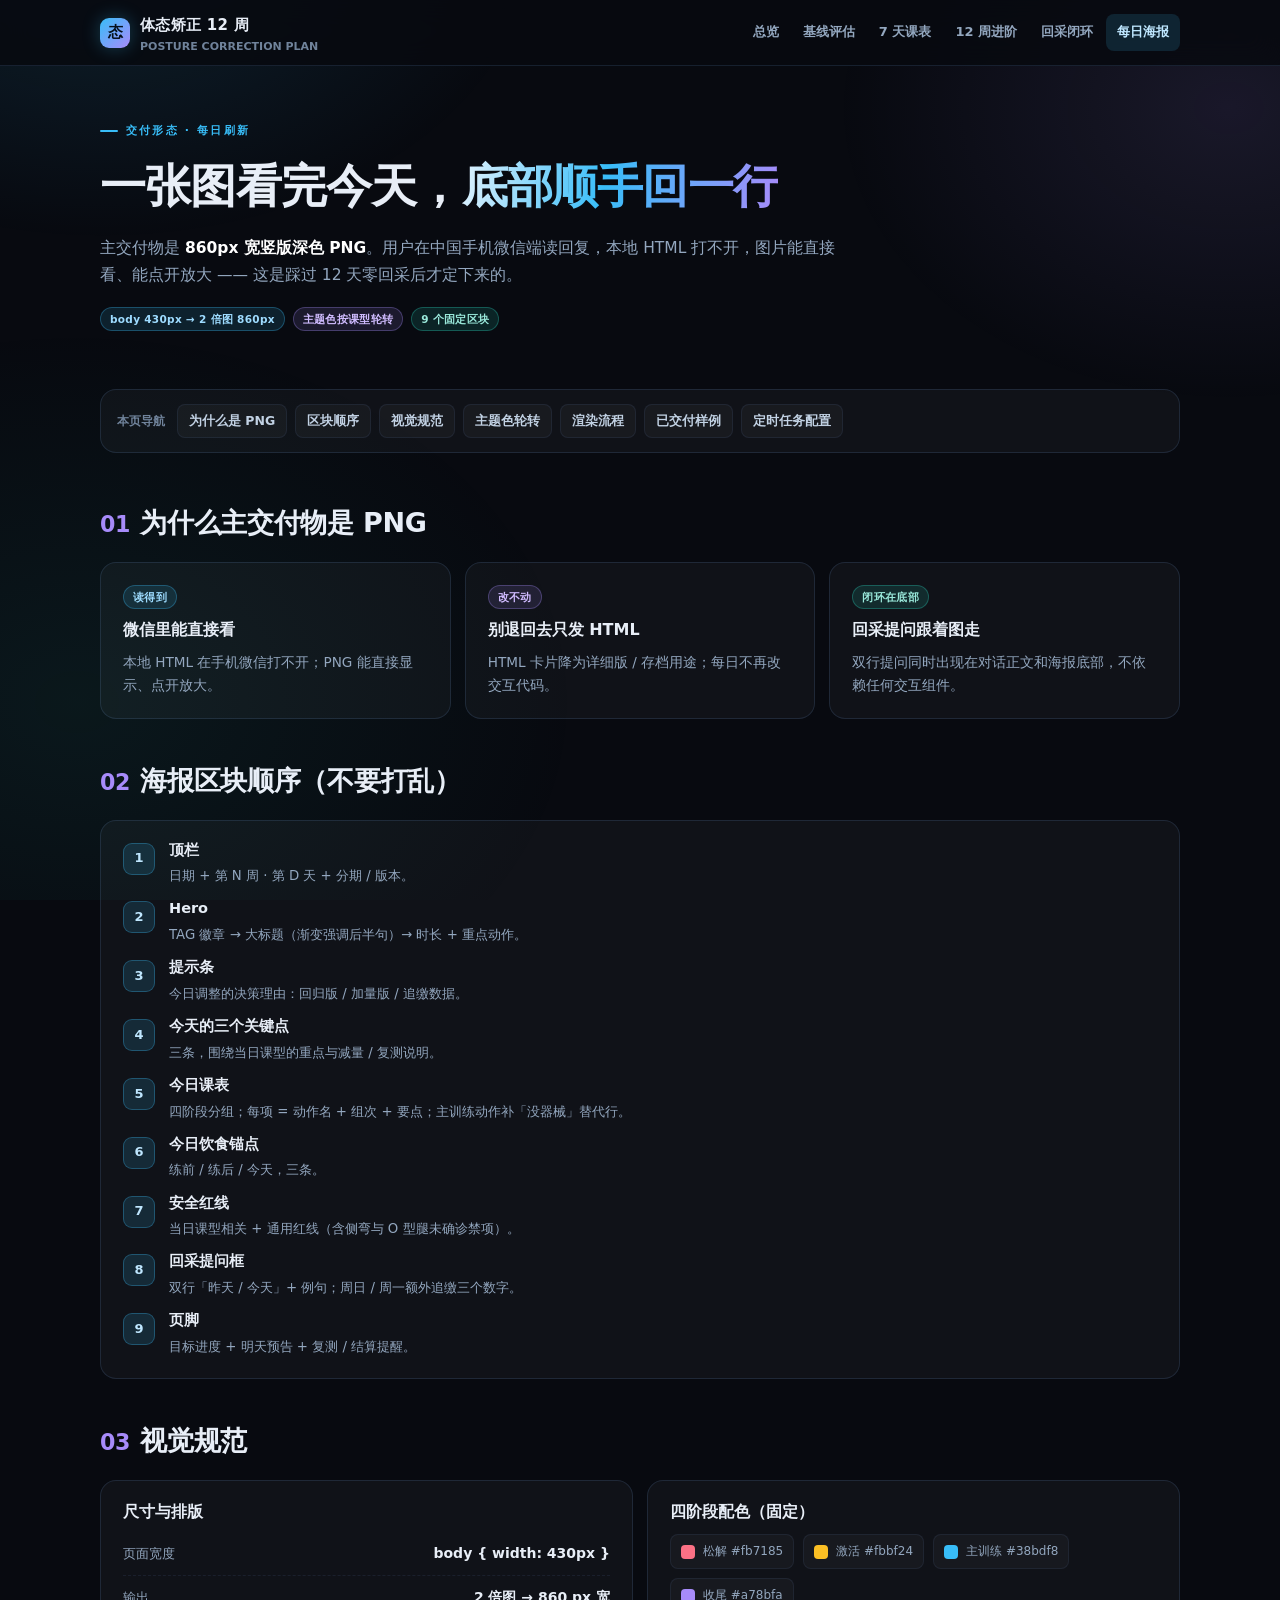
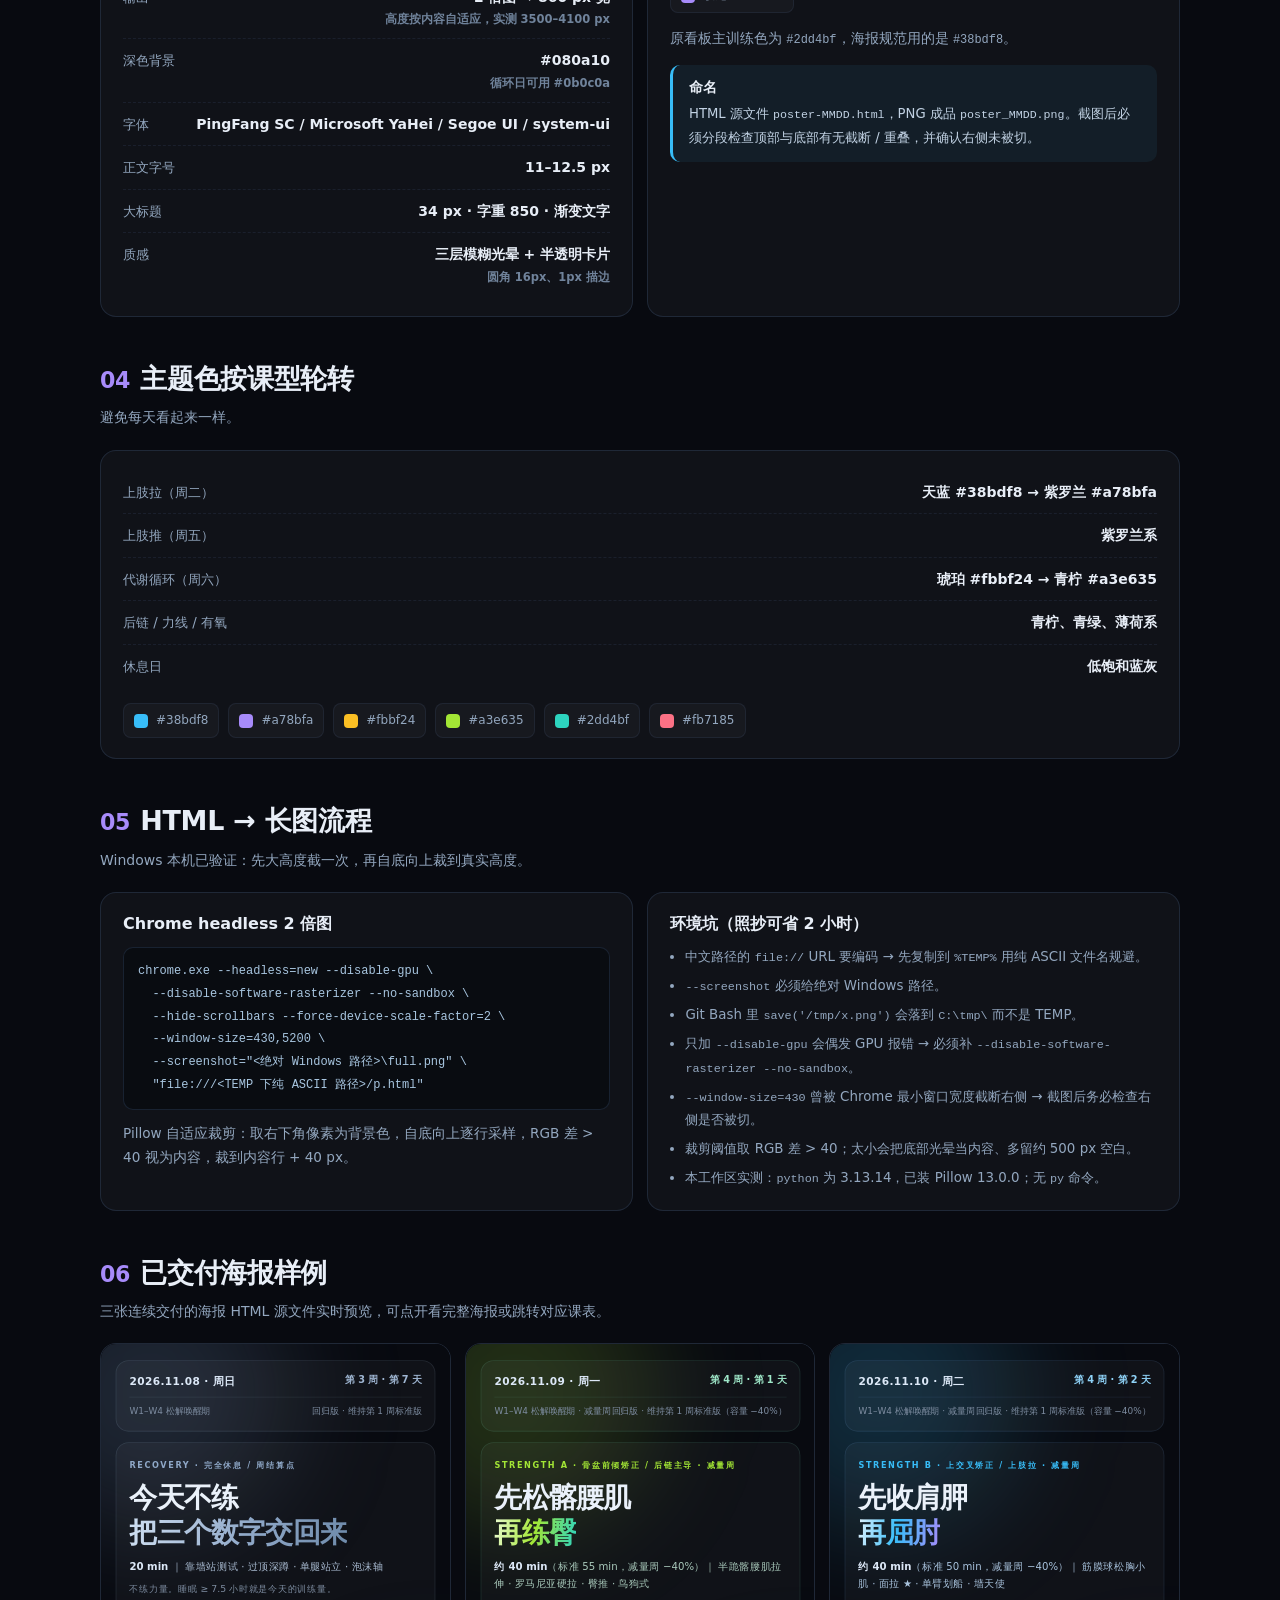
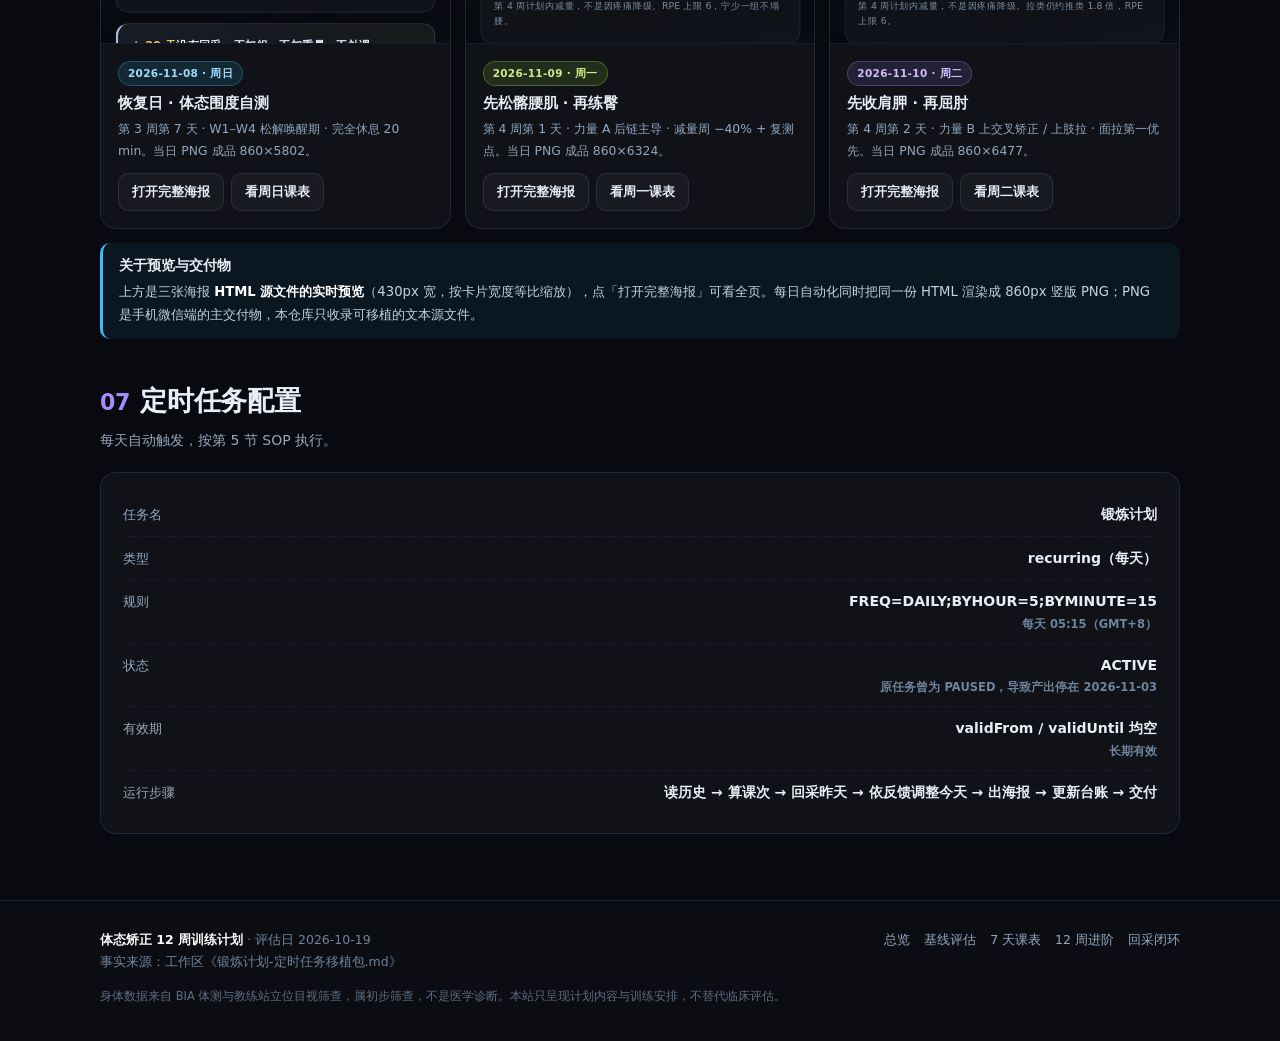
<file: posters.html>
<!DOCTYPE html>
<html lang="zh-CN">
<head>
<meta charset="UTF-8">
<meta name="viewport" content="width=device-width, initial-scale=1">
<meta name="description" content="体态矫正 12 周训练计划 · 每日海报：为什么用 860px 竖版 PNG、区块顺序、主题色轮转、四阶段配色、HTML→长图流程与已交付海报样例。">
<title>每日海报 · 体态矫正 12 周训练计划</title>
<link rel="stylesheet" href="assets/css/styles.css">
</head>
<body data-page="posters">

<header class="site-header">
  <div class="wrap header-inner">
    <a class="brand" href="index.html">
      <span class="brand-mark">态</span>
      <span><span class="brand-txt">体态矫正 12 周</span><span class="brand-sub">POSTURE CORRECTION PLAN</span></span>
    </a>
    <input type="checkbox" id="nav-toggle" class="nav-toggle" aria-hidden="true">
    <label for="nav-toggle" class="nav-label" aria-label="展开导航">☰</label>
    <nav class="nav" aria-label="主导航">
      <a data-page="overview" href="index.html">总览</a>
      <a data-page="baseline" href="baseline.html">基线评估</a>
      <a data-page="schedule" href="schedule.html">7 天课表</a>
      <a data-page="progression" href="progression.html">12 周进阶</a>
      <a data-page="feedback" href="feedback.html">回采闭环</a>
      <a data-page="posters" href="posters.html">每日海报</a>
    </nav>
  </div>
</header>

<main>

  <section class="hero compact">
    <div class="wrap">
      <div class="eyebrow">交付形态 · 每日刷新</div>
      <h1>一张图看完今天，<span class="grad">底部顺手回一行</span></h1>
      <p class="lede">主交付物是 <strong>860px 宽竖版深色 PNG</strong>。用户在中国手机微信端读回复，本地 HTML 打不开，图片能直接看、能点开放大 —— 这是踩过 12 天零回采后才定下来的。</p>
      <div class="hero-meta">
        <span class="tag sky">body 430px → 2 倍图 860px</span>
        <span class="tag violet">主题色按课型轮转</span>
        <span class="tag mint">9 个固定区块</span>
      </div>
    </div>
  </section>

  <section class="section">
    <div class="wrap">
      <div class="toc">
        <span class="toc-label">本页导航</span>
        <a href="#why">为什么是 PNG</a>
        <a href="#blocks">区块顺序</a>
        <a href="#visual">视觉规范</a>
        <a href="#colors">主题色轮转</a>
        <a href="#render">渲染流程</a>
        <a href="#gallery">已交付样例</a>
        <a href="#config">定时任务配置</a>
      </div>
    </div>
  </section>

  <section class="section" id="why">
    <div class="wrap">
      <div class="section-head">
        <h2><span class="section-num">01</span>为什么主交付物是 PNG</h2>
      </div>
      <div class="grid g3">
        <div class="card"><span class="tag sky">读得到</span><h3 style="margin-top:10px">微信里能直接看</h3><p>本地 HTML 在手机微信打不开；PNG 能直接显示、点开放大。</p></div>
        <div class="card"><span class="tag violet">改不动</span><h3 style="margin-top:10px">别退回去只发 HTML</h3><p>HTML 卡片降为详细版 / 存档用途；每日不再改交互代码。</p></div>
        <div class="card"><span class="tag mint">闭环在底部</span><h3 style="margin-top:10px">回采提问跟着图走</h3><p>双行提问同时出现在对话正文和海报底部，不依赖任何交互组件。</p></div>
      </div>
    </div>
  </section>

  <section class="section" id="blocks">
    <div class="wrap">
      <div class="section-head">
        <h2><span class="section-num">02</span>海报区块顺序（不要打乱）</h2>
      </div>
      <div class="card">
        <div class="steps">
          <div class="step"><h4>顶栏</h4><p>日期 + 第 N 周 · 第 D 天 + 分期 / 版本。</p></div>
          <div class="step"><h4>Hero</h4><p>TAG 徽章 → 大标题（渐变强调后半句）→ 时长 + 重点动作。</p></div>
          <div class="step"><h4>提示条</h4><p>今日调整的决策理由：回归版 / 加量版 / 追缴数据。</p></div>
          <div class="step"><h4>今天的三个关键点</h4><p>三条，围绕当日课型的重点与减量 / 复测说明。</p></div>
          <div class="step"><h4>今日课表</h4><p>四阶段分组；每项 = 动作名 + 组次 + 要点；主训练动作补「没器械」替代行。</p></div>
          <div class="step"><h4>今日饮食锚点</h4><p>练前 / 练后 / 今天，三条。</p></div>
          <div class="step"><h4>安全红线</h4><p>当日课型相关 + 通用红线（含侧弯与 O 型腿未确诊禁项）。</p></div>
          <div class="step"><h4>回采提问框</h4><p>双行「昨天 / 今天」+ 例句；周日 / 周一额外追缴三个数字。</p></div>
          <div class="step"><h4>页脚</h4><p>目标进度 + 明天预告 + 复测 / 结算提醒。</p></div>
        </div>
      </div>
    </div>
  </section>

  <section class="section" id="visual">
    <div class="wrap">
      <div class="section-head">
        <h2><span class="section-num">03</span>视觉规范</h2>
      </div>
      <div class="grid g2">
        <div class="card">
          <h3>尺寸与排版</h3>
          <div class="kv" style="margin-top:10px">
            <div class="kv-row"><span class="k">页面宽度</span><span class="v">body { width: 430px }</span></div>
            <div class="kv-row"><span class="k">输出</span><span class="v">2 倍图 → 860 px 宽 <em>高度按内容自适应，实测 3500–4100 px</em></span></div>
            <div class="kv-row"><span class="k">深色背景</span><span class="v">#080a10 <em>循环日可用 #0b0c0a</em></span></div>
            <div class="kv-row"><span class="k">字体</span><span class="v">PingFang SC / Microsoft YaHei / Segoe UI / system-ui</span></div>
            <div class="kv-row"><span class="k">正文字号</span><span class="v">11–12.5 px</span></div>
            <div class="kv-row"><span class="k">大标题</span><span class="v">34 px · 字重 850 · 渐变文字</span></div>
            <div class="kv-row"><span class="k">质感</span><span class="v">三层模糊光晕 + 半透明卡片 <em>圆角 16px、1px 描边</em></span></div>
          </div>
        </div>
        <div class="card">
          <h3>四阶段配色（固定）</h3>
          <div class="color-row" style="margin-top:12px">
            <span class="swatch"><i style="background:#fb7185"></i>松解 #fb7185</span>
            <span class="swatch"><i style="background:#fbbf24"></i>激活 #fbbf24</span>
            <span class="swatch"><i style="background:#38bdf8"></i>主训练 #38bdf8</span>
            <span class="swatch"><i style="background:#a78bfa"></i>收尾 #a78bfa</span>
          </div>
          <p style="margin-top:14px">原看板主训练色为 <code>#2dd4bf</code>，海报规范用的是 <code>#38bdf8</code>。</p>
          <div class="callout info" style="margin-top:14px">
            <h4>命名</h4>
            <p>HTML 源文件 <code>poster-MMDD.html</code>，PNG 成品 <code>poster_MMDD.png</code>。截图后必须分段检查顶部与底部有无截断 / 重叠，并确认右侧未被切。</p>
          </div>
        </div>
      </div>
    </div>
  </section>

  <section class="section" id="colors">
    <div class="wrap">
      <div class="section-head">
        <h2><span class="section-num">04</span>主题色按课型轮转</h2>
        <p>避免每天看起来一样。</p>
      </div>
      <div class="card">
        <div class="kv">
          <div class="kv-row"><span class="k">上肢拉（周二）</span><span class="v">天蓝 #38bdf8 → 紫罗兰 #a78bfa</span></div>
          <div class="kv-row"><span class="k">上肢推（周五）</span><span class="v">紫罗兰系</span></div>
          <div class="kv-row"><span class="k">代谢循环（周六）</span><span class="v">琥珀 #fbbf24 → 青柠 #a3e635</span></div>
          <div class="kv-row"><span class="k">后链 / 力线 / 有氧</span><span class="v">青柠、青绿、薄荷系</span></div>
          <div class="kv-row"><span class="k">休息日</span><span class="v">低饱和蓝灰</span></div>
        </div>
        <div class="color-row" style="margin-top:16px">
          <span class="swatch"><i style="background:#38bdf8"></i>#38bdf8</span>
          <span class="swatch"><i style="background:#a78bfa"></i>#a78bfa</span>
          <span class="swatch"><i style="background:#fbbf24"></i>#fbbf24</span>
          <span class="swatch"><i style="background:#a3e635"></i>#a3e635</span>
          <span class="swatch"><i style="background:#2dd4bf"></i>#2dd4bf</span>
          <span class="swatch"><i style="background:#fb7185"></i>#fb7185</span>
        </div>
      </div>
    </div>
  </section>

  <section class="section" id="render">
    <div class="wrap">
      <div class="section-head">
        <h2><span class="section-num">05</span>HTML → 长图流程</h2>
        <p>Windows 本机已验证：先大高度截一次，再自底向上裁到真实高度。</p>
      </div>
      <div class="grid g2">
        <div class="card">
          <h3>Chrome headless 2 倍图</h3>
          <div class="codeblock" style="margin-top:12px">chrome.exe --headless=new --disable-gpu \
  --disable-software-rasterizer --no-sandbox \
  --hide-scrollbars --force-device-scale-factor=2 \
  --window-size=430,5200 \
  --screenshot="&lt;绝对 Windows 路径&gt;\full.png" \
  "file:///&lt;TEMP 下纯 ASCII 路径&gt;/p.html"</div>
          <p style="margin-top:12px">Pillow 自适应裁剪：取右下角像素为背景色，自底向上逐行采样，RGB 差 &gt; 40 视为内容，裁到内容行 + 40 px。</p>
        </div>
        <div class="card">
          <h3>环境坑（照抄可省 2 小时）</h3>
          <ul style="margin-top:10px">
            <li>中文路径的 <code>file://</code> URL 要编码 → 先复制到 <code>%TEMP%</code> 用纯 ASCII 文件名规避。</li>
            <li><code>--screenshot</code> 必须给绝对 Windows 路径。</li>
            <li>Git Bash 里 <code>save('/tmp/x.png')</code> 会落到 <code>C:\tmp\</code> 而不是 TEMP。</li>
            <li>只加 <code>--disable-gpu</code> 会偶发 GPU 报错 → 必须补 <code>--disable-software-rasterizer --no-sandbox</code>。</li>
            <li><code>--window-size=430</code> 曾被 Chrome 最小窗口宽度截断右侧 → 截图后务必检查右侧是否被切。</li>
            <li>裁剪阈值取 RGB 差 &gt; 40；太小会把底部光晕当内容、多留约 500 px 空白。</li>
            <li>本工作区实测：<code>python</code> 为 3.13.14，已装 Pillow 13.0.0；无 <code>py</code> 命令。</li>
          </ul>
        </div>
      </div>
    </div>
  </section>

  <section class="section" id="gallery">
    <div class="wrap">
      <div class="section-head">
        <h2><span class="section-num">06</span>已交付海报样例</h2>
        <p>三张连续交付的海报 HTML 源文件实时预览，可点开看完整海报或跳转对应课表。</p>
      </div>
      <div class="gallery">
        <div class="card poster-card">
          <div class="poster-frame"><iframe src="posters/poster-1108.html" title="2026-11-08 周日恢复日海报预览" loading="lazy" scrolling="no" tabindex="-1"></iframe></div>
          <div class="poster-body">
            <span class="tag sky">2026-11-08 · 周日</span>
            <h3 style="margin-top:8px">恢复日 · 体态围度自测</h3>
            <p>第 3 周第 7 天 · W1–W4 松解唤醒期 · 完全休息 20 min。当日 PNG 成品 860×5802。</p>
            <div class="poster-links"><a class="btn small" href="posters/poster-1108.html" target="_blank" rel="noopener">打开完整海报</a><a class="btn small" href="schedule.html#day-sun">看周日课表</a></div>
          </div>
        </div>
        <div class="card poster-card">
          <div class="poster-frame"><iframe src="posters/poster-1109.html" title="2026-11-09 周一力量 A 海报预览" loading="lazy" scrolling="no" tabindex="-1"></iframe></div>
          <div class="poster-body">
            <span class="tag lime">2026-11-09 · 周一</span>
            <h3 style="margin-top:8px">先松髂腰肌 · 再练臀</h3>
            <p>第 4 周第 1 天 · 力量 A 后链主导 · 减量周 −40% + 复测点。当日 PNG 成品 860×6324。</p>
            <div class="poster-links"><a class="btn small" href="posters/poster-1109.html" target="_blank" rel="noopener">打开完整海报</a><a class="btn small" href="schedule.html#day-mon">看周一课表</a></div>
          </div>
        </div>
        <div class="card poster-card">
          <div class="poster-frame"><iframe src="posters/poster-1110.html" title="2026-11-10 周二力量 B 海报预览" loading="lazy" scrolling="no" tabindex="-1"></iframe></div>
          <div class="poster-body">
            <span class="tag violet">2026-11-10 · 周二</span>
            <h3 style="margin-top:8px">先收肩胛 · 再屈肘</h3>
            <p>第 4 周第 2 天 · 力量 B 上交叉矫正 / 上肢拉 · 面拉第一优先。当日 PNG 成品 860×6477。</p>
            <div class="poster-links"><a class="btn small" href="posters/poster-1110.html" target="_blank" rel="noopener">打开完整海报</a><a class="btn small" href="schedule.html#day-tue">看周二课表</a></div>
          </div>
        </div>
      </div>
      <div class="callout info" style="margin-top:14px">
        <h4>关于预览与交付物</h4>
        <p>上方是三张海报 <strong>HTML 源文件的实时预览</strong>（430px 宽，按卡片宽度等比缩放），点「打开完整海报」可看全页。每日自动化同时把同一份 HTML 渲染成 860px 竖版 PNG；PNG 是手机微信端的主交付物，本仓库只收录可移植的文本源文件。</p>
      </div>
    </div>
  </section>

  <section class="section" id="config">
    <div class="wrap">
      <div class="section-head">
        <h2><span class="section-num">07</span>定时任务配置</h2>
        <p>每天自动触发，按第 5 节 SOP 执行。</p>
      </div>
      <div class="card">
        <div class="kv">
          <div class="kv-row"><span class="k">任务名</span><span class="v">锻炼计划</span></div>
          <div class="kv-row"><span class="k">类型</span><span class="v">recurring（每天）</span></div>
          <div class="kv-row"><span class="k">规则</span><span class="v">FREQ=DAILY;BYHOUR=5;BYMINUTE=15 <em>每天 05:15（GMT+8）</em></span></div>
          <div class="kv-row"><span class="k">状态</span><span class="v">ACTIVE <em>原任务曾为 PAUSED，导致产出停在 2026-11-03</em></span></div>
          <div class="kv-row"><span class="k">有效期</span><span class="v">validFrom / validUntil 均空 <em>长期有效</em></span></div>
          <div class="kv-row"><span class="k">运行步骤</span><span class="v">读历史 → 算课次 → 回采昨天 → 依反馈调整今天 → 出海报 → 更新台账 → 交付</span></div>
        </div>
      </div>
    </div>
  </section>

</main>

<footer class="site-footer">
  <div class="wrap footer-grid">
    <div>
      <p><strong>体态矫正 12 周训练计划</strong> · 评估日 2026-10-19</p>
      <p>事实来源：工作区《锻炼计划-定时任务移植包.md》</p>
    </div>
    <div class="footer-links">
      <a href="index.html">总览</a>
      <a href="baseline.html">基线评估</a>
      <a href="schedule.html">7 天课表</a>
      <a href="progression.html">12 周进阶</a>
      <a href="feedback.html">回采闭环</a>
    </div>
  </div>
  <div class="wrap footer-note">身体数据来自 BIA 体测与教练站立位目视筛查，属初步筛查，不是医学诊断。本站只呈现计划内容与训练安排，不替代临床评估。</div>
</footer>

<button id="to-top" class="to-top" aria-label="回到顶部">↑</button>
<script src="assets/js/site.js"></script>
</body>
</html>
</file>
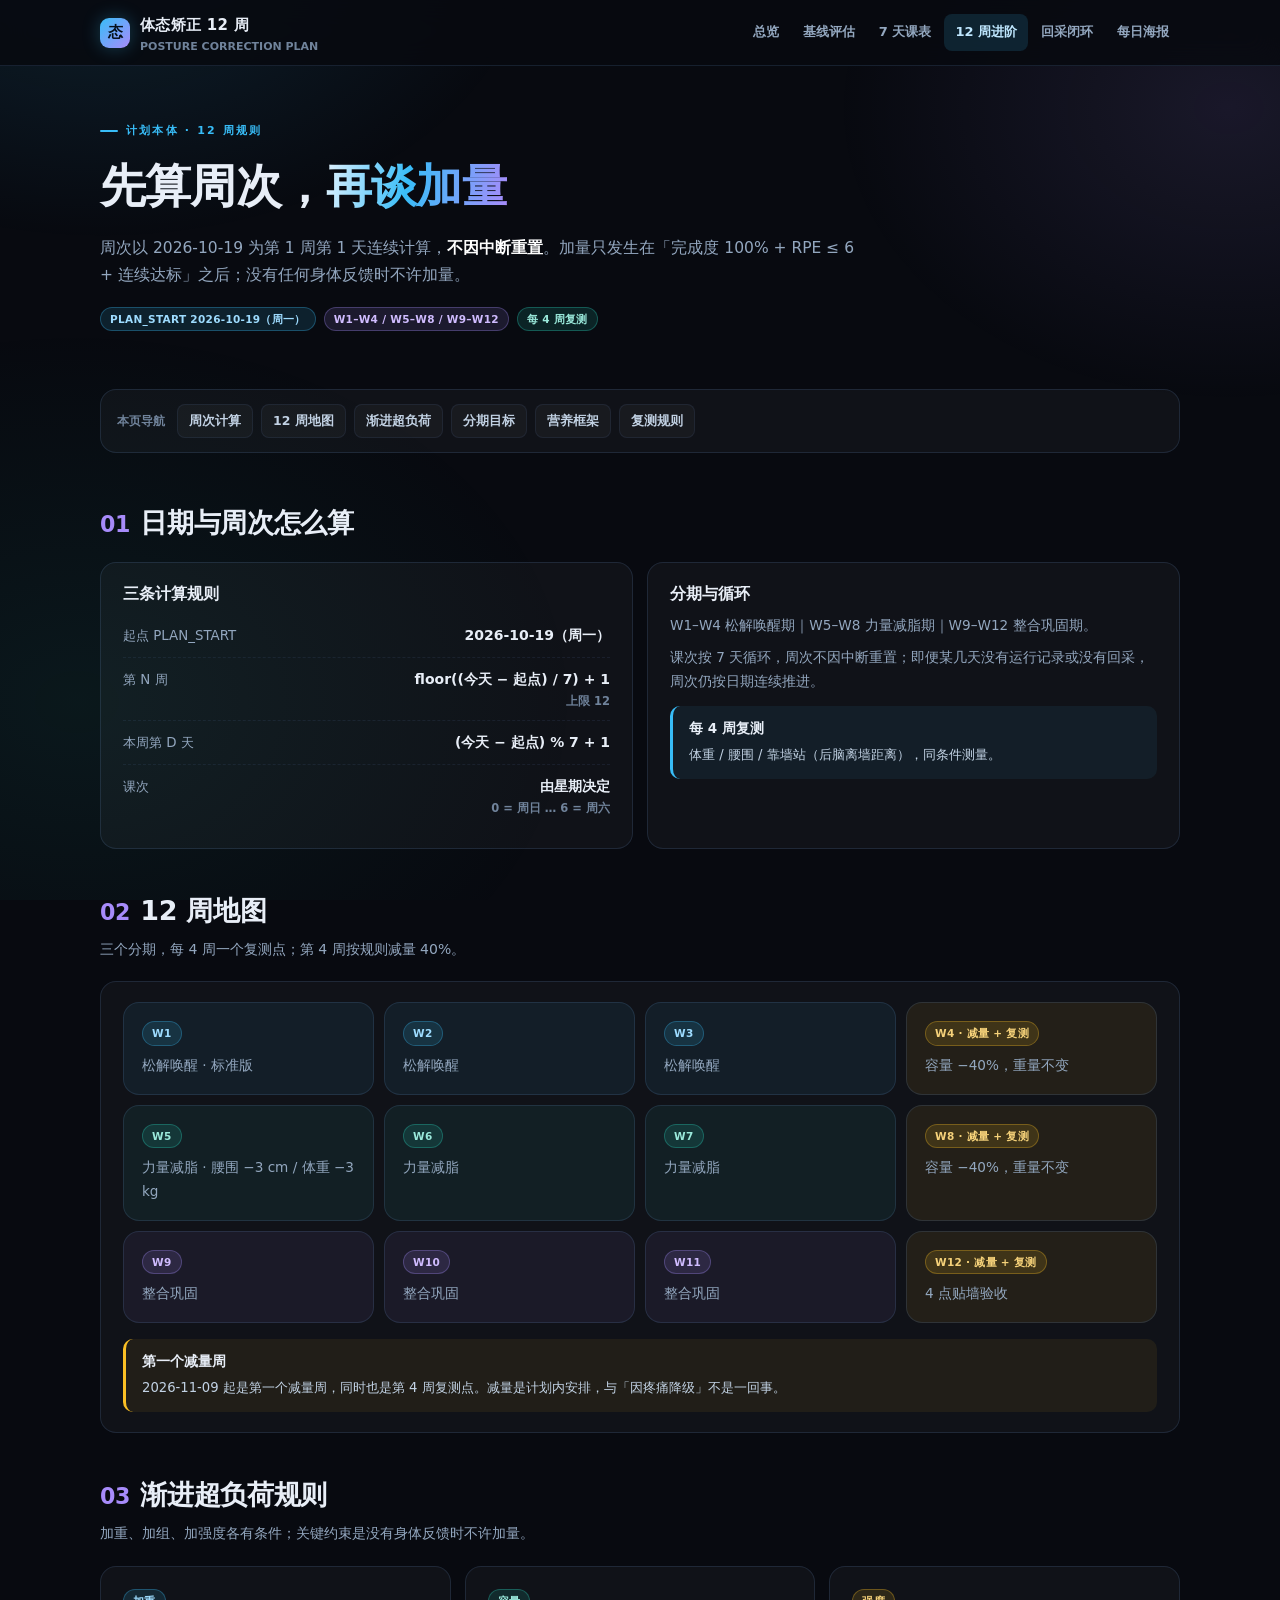
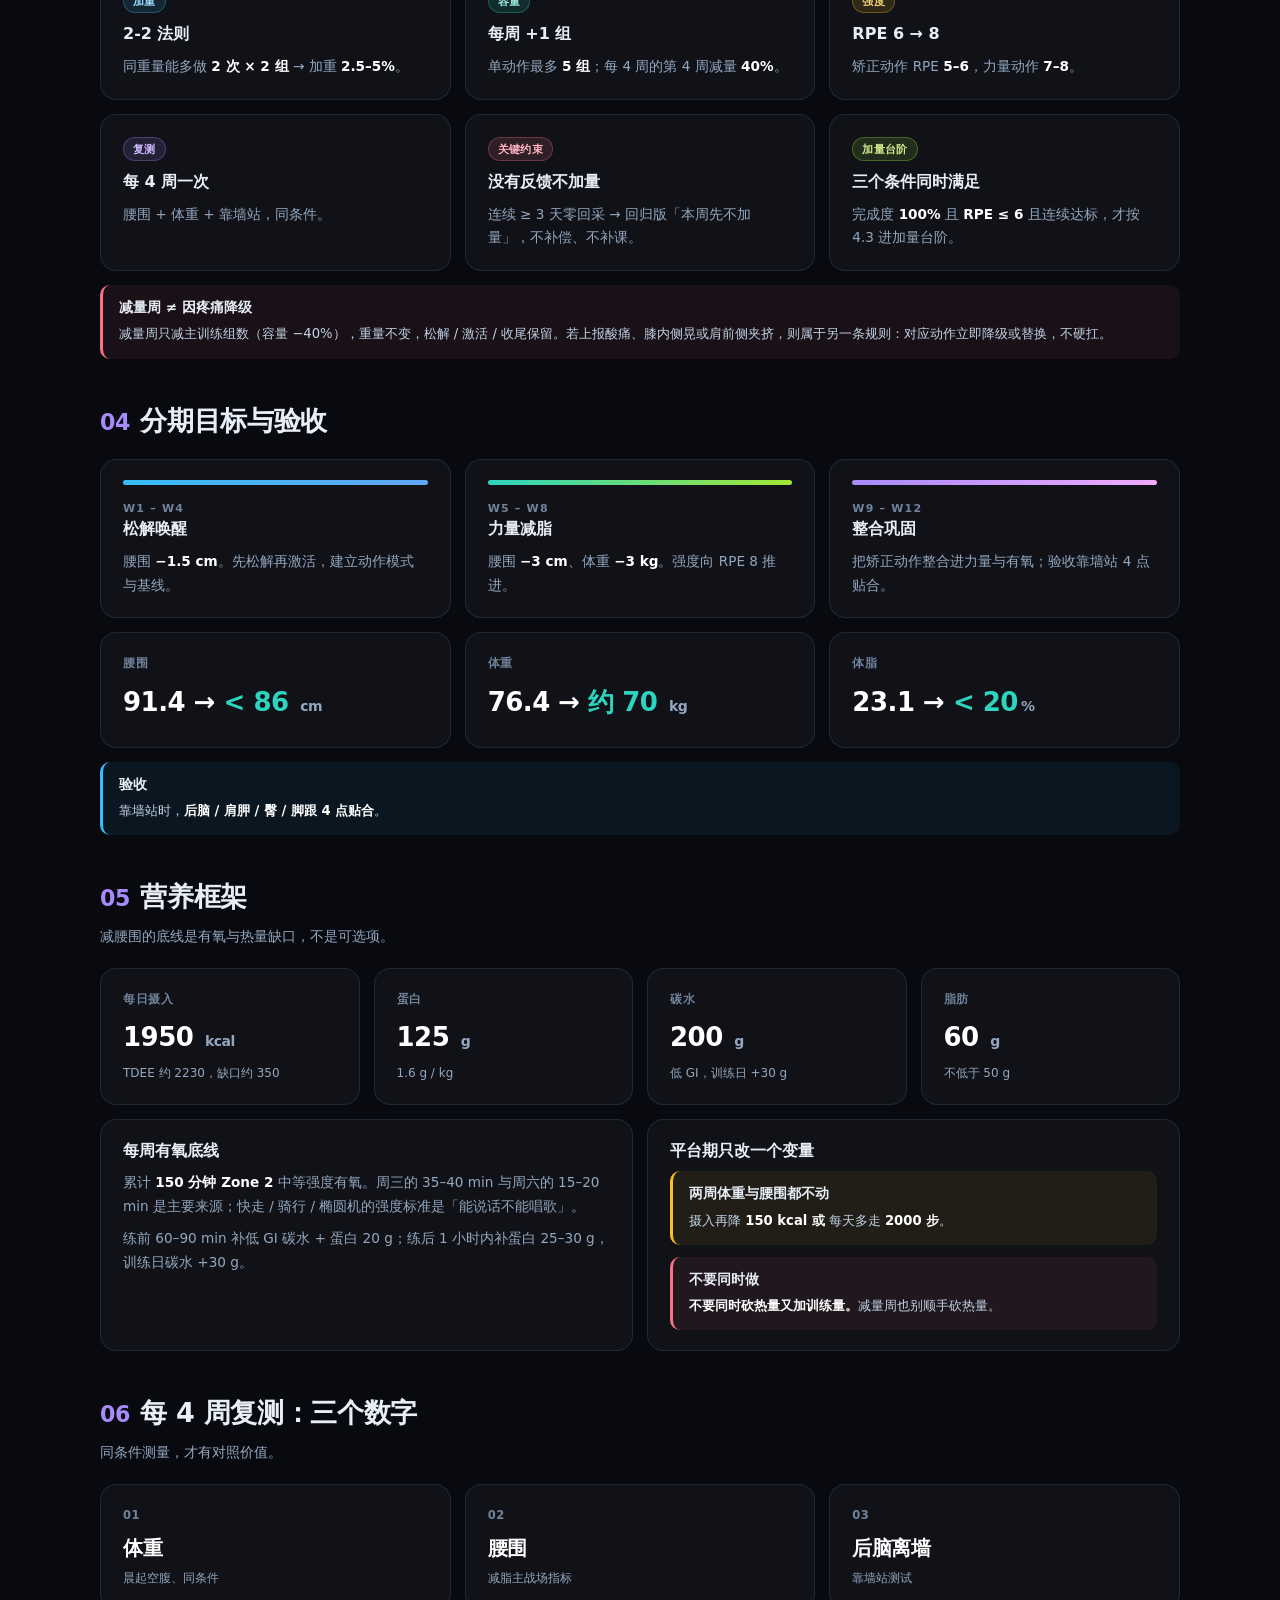
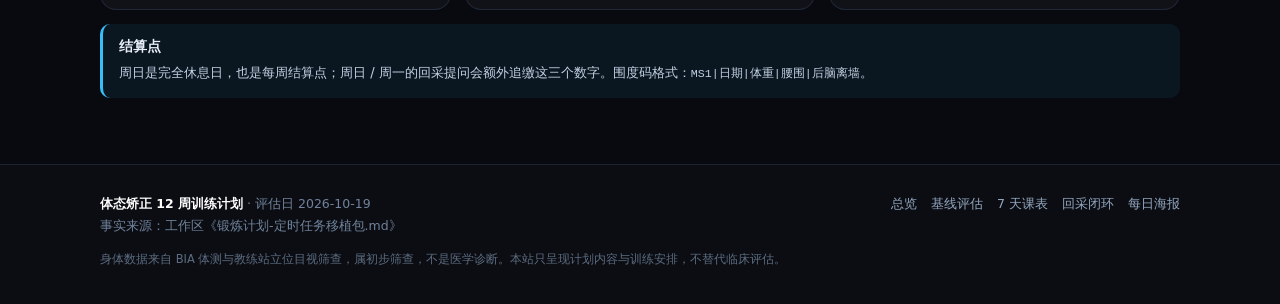
<file: progression.html>
<!DOCTYPE html>
<html lang="zh-CN">
<head>
<meta charset="UTF-8">
<meta name="viewport" content="width=device-width, initial-scale=1">
<meta name="description" content="体态矫正 12 周训练计划 · 周次计算、三个分期目标、渐进超负荷规则、减量周、营养框架与每 4 周复测。">
<title>12 周进阶 · 体态矫正 12 周训练计划</title>
<link rel="stylesheet" href="assets/css/styles.css">
</head>
<body data-page="progression">

<header class="site-header">
  <div class="wrap header-inner">
    <a class="brand" href="index.html">
      <span class="brand-mark">态</span>
      <span><span class="brand-txt">体态矫正 12 周</span><span class="brand-sub">POSTURE CORRECTION PLAN</span></span>
    </a>
    <input type="checkbox" id="nav-toggle" class="nav-toggle" aria-hidden="true">
    <label for="nav-toggle" class="nav-label" aria-label="展开导航">☰</label>
    <nav class="nav" aria-label="主导航">
      <a data-page="overview" href="index.html">总览</a>
      <a data-page="baseline" href="baseline.html">基线评估</a>
      <a data-page="schedule" href="schedule.html">7 天课表</a>
      <a data-page="progression" href="progression.html">12 周进阶</a>
      <a data-page="feedback" href="feedback.html">回采闭环</a>
      <a data-page="posters" href="posters.html">每日海报</a>
    </nav>
  </div>
</header>

<main>

  <section class="hero compact">
    <div class="wrap">
      <div class="eyebrow">计划本体 · 12 周规则</div>
      <h1>先算周次，<span class="grad">再谈加量</span></h1>
      <p class="lede">周次以 2026-10-19 为第 1 周第 1 天连续计算，<strong>不因中断重置</strong>。加量只发生在「完成度 100% + RPE ≤ 6 + 连续达标」之后；没有任何身体反馈时不许加量。</p>
      <div class="hero-meta">
        <span class="tag sky">PLAN_START 2026-10-19（周一）</span>
        <span class="tag violet">W1–W4 / W5–W8 / W9–W12</span>
        <span class="tag mint">每 4 周复测</span>
      </div>
    </div>
  </section>

  <section class="section">
    <div class="wrap">
      <div class="toc">
        <span class="toc-label">本页导航</span>
        <a href="#calc">周次计算</a>
        <a href="#map">12 周地图</a>
        <a href="#overload">渐进超负荷</a>
        <a href="#goals">分期目标</a>
        <a href="#nutrition">营养框架</a>
        <a href="#retest">复测规则</a>
      </div>
    </div>
  </section>

  <section class="section" id="calc">
    <div class="wrap">
      <div class="section-head">
        <h2><span class="section-num">01</span>日期与周次怎么算</h2>
      </div>
      <div class="grid g2">
        <div class="card">
          <h3>三条计算规则</h3>
          <div class="kv" style="margin-top:10px">
            <div class="kv-row"><span class="k">起点 PLAN_START</span><span class="v">2026-10-19（周一）</span></div>
            <div class="kv-row"><span class="k">第 N 周</span><span class="v">floor((今天 − 起点) / 7) + 1 <em>上限 12</em></span></div>
            <div class="kv-row"><span class="k">本周第 D 天</span><span class="v">(今天 − 起点) % 7 + 1</span></div>
            <div class="kv-row"><span class="k">课次</span><span class="v">由星期决定 <em>0 = 周日 … 6 = 周六</em></span></div>
          </div>
        </div>
        <div class="card">
          <h3>分期与循环</h3>
          <p>W1–W4 松解唤醒期｜W5–W8 力量减脂期｜W9–W12 整合巩固期。</p>
          <p>课次按 7 天循环，周次不因中断重置；即便某几天没有运行记录或没有回采，周次仍按日期连续推进。</p>
          <div class="callout info" style="margin-top:12px">
            <h4>每 4 周复测</h4>
            <p>体重 / 腰围 / 靠墙站（后脑离墙距离），同条件测量。</p>
          </div>
        </div>
      </div>
    </div>
  </section>

  <section class="section" id="map">
    <div class="wrap">
      <div class="section-head">
        <h2><span class="section-num">02</span>12 周地图</h2>
        <p>三个分期，每 4 周一个复测点；第 4 周按规则减量 40%。</p>
      </div>
      <div class="card">
        <div class="grid g4" style="gap:10px">
          <div class="card tight" style="background:rgba(56,189,248,.07)"><span class="tag sky">W1</span><p style="margin-top:8px">松解唤醒 · 标准版</p></div>
          <div class="card tight" style="background:rgba(56,189,248,.07)"><span class="tag sky">W2</span><p style="margin-top:8px">松解唤醒</p></div>
          <div class="card tight" style="background:rgba(56,189,248,.07)"><span class="tag sky">W3</span><p style="margin-top:8px">松解唤醒</p></div>
          <div class="card tight" style="background:rgba(251,191,36,.08)"><span class="tag amber">W4 · 减量 + 复测</span><p style="margin-top:8px">容量 −40%，重量不变</p></div>
          <div class="card tight" style="background:rgba(45,212,191,.07)"><span class="tag mint">W5</span><p style="margin-top:8px">力量减脂 · 腰围 −3 cm / 体重 −3 kg</p></div>
          <div class="card tight" style="background:rgba(45,212,191,.07)"><span class="tag mint">W6</span><p style="margin-top:8px">力量减脂</p></div>
          <div class="card tight" style="background:rgba(45,212,191,.07)"><span class="tag mint">W7</span><p style="margin-top:8px">力量减脂</p></div>
          <div class="card tight" style="background:rgba(251,191,36,.08)"><span class="tag amber">W8 · 减量 + 复测</span><p style="margin-top:8px">容量 −40%，重量不变</p></div>
          <div class="card tight" style="background:rgba(167,139,250,.07)"><span class="tag violet">W9</span><p style="margin-top:8px">整合巩固</p></div>
          <div class="card tight" style="background:rgba(167,139,250,.07)"><span class="tag violet">W10</span><p style="margin-top:8px">整合巩固</p></div>
          <div class="card tight" style="background:rgba(167,139,250,.07)"><span class="tag violet">W11</span><p style="margin-top:8px">整合巩固</p></div>
          <div class="card tight" style="background:rgba(251,191,36,.08)"><span class="tag amber">W12 · 减量 + 复测</span><p style="margin-top:8px">4 点贴墙验收</p></div>
        </div>
        <div class="callout" style="margin-top:16px">
          <h4>第一个减量周</h4>
          <p>2026-11-09 起是第一个减量周，同时也是第 4 周复测点。减量是计划内安排，与「因疼痛降级」不是一回事。</p>
        </div>
      </div>
    </div>
  </section>

  <section class="section" id="overload">
    <div class="wrap">
      <div class="section-head">
        <h2><span class="section-num">03</span>渐进超负荷规则</h2>
        <p>加重、加组、加强度各有条件；关键约束是没有身体反馈时不许加量。</p>
      </div>
      <div class="grid g3">
        <div class="card">
          <span class="tag sky">加重</span>
          <h3 style="margin-top:10px">2-2 法则</h3>
          <p>同重量能多做 <strong>2 次 × 2 组</strong> → 加重 <strong>2.5–5%</strong>。</p>
        </div>
        <div class="card">
          <span class="tag mint">容量</span>
          <h3 style="margin-top:10px">每周 +1 组</h3>
          <p>单动作最多 <strong>5 组</strong>；每 4 周的第 4 周减量 <strong>40%</strong>。</p>
        </div>
        <div class="card">
          <span class="tag amber">强度</span>
          <h3 style="margin-top:10px">RPE 6 → 8</h3>
          <p>矫正动作 RPE <strong>5–6</strong>，力量动作 <strong>7–8</strong>。</p>
        </div>
        <div class="card">
          <span class="tag violet">复测</span>
          <h3 style="margin-top:10px">每 4 周一次</h3>
          <p>腰围 + 体重 + 靠墙站，同条件。</p>
        </div>
        <div class="card">
          <span class="tag coral">关键约束</span>
          <h3 style="margin-top:10px">没有反馈不加量</h3>
          <p>连续 ≥ 3 天零回采 → 回归版「本周先不加量」，不补偿、不补课。</p>
        </div>
        <div class="card">
          <span class="tag lime">加量台阶</span>
          <h3 style="margin-top:10px">三个条件同时满足</h3>
          <p>完成度 <strong>100%</strong> 且 <strong>RPE ≤ 6</strong> 且连续达标，才按 4.3 进加量台阶。</p>
        </div>
      </div>
      <div class="callout danger" style="margin-top:14px">
        <h4>减量周 ≠ 因疼痛降级</h4>
        <p>减量周只减主训练组数（容量 −40%），重量不变，松解 / 激活 / 收尾保留。若上报酸痛、膝内侧晃或肩前侧夹挤，则属于另一条规则：对应动作立即降级或替换，不硬扛。</p>
      </div>
    </div>
  </section>

  <section class="section" id="goals">
    <div class="wrap">
      <div class="section-head">
        <h2><span class="section-num">04</span>分期目标与验收</h2>
      </div>
      <div class="timeline">
        <div class="card tl-item"><div class="tl-bar"></div><div class="tl-week">W1 – W4</div><h3>松解唤醒</h3><p>腰围 <strong>−1.5 cm</strong>。先松解再激活，建立动作模式与基线。</p></div>
        <div class="card tl-item"><div class="tl-bar"></div><div class="tl-week">W5 – W8</div><h3>力量减脂</h3><p>腰围 <strong>−3 cm</strong>、体重 <strong>−3 kg</strong>。强度向 RPE 8 推进。</p></div>
        <div class="card tl-item"><div class="tl-bar"></div><div class="tl-week">W9 – W12</div><h3>整合巩固</h3><p>把矫正动作整合进力量与有氧；验收靠墙站 4 点贴合。</p></div>
      </div>
      <div class="grid g3" style="margin-top:14px">
        <div class="card stat"><div class="lb">腰围</div><div class="vl">91.4 → <span class="target">&lt; 86</span> <span class="unit">cm</span></div></div>
        <div class="card stat"><div class="lb">体重</div><div class="vl">76.4 → <span class="target">约 70</span> <span class="unit">kg</span></div></div>
        <div class="card stat"><div class="lb">体脂</div><div class="vl">23.1 → <span class="target">&lt; 20</span><span class="unit">%</span></div></div>
      </div>
      <div class="callout info" style="margin-top:14px">
        <h4>验收</h4>
        <p>靠墙站时，<strong>后脑 / 肩胛 / 臀 / 脚跟 4 点贴合</strong>。</p>
      </div>
    </div>
  </section>

  <section class="section" id="nutrition">
    <div class="wrap">
      <div class="section-head">
        <h2><span class="section-num">05</span>营养框架</h2>
        <p>减腰围的底线是有氧与热量缺口，不是可选项。</p>
      </div>
      <div class="grid g4">
        <div class="card stat"><div class="lb">每日摄入</div><div class="vl">1950 <span class="unit">kcal</span></div><div class="note">TDEE 约 2230，缺口约 350</div></div>
        <div class="card stat"><div class="lb">蛋白</div><div class="vl">125 <span class="unit">g</span></div><div class="note">1.6 g / kg</div></div>
        <div class="card stat"><div class="lb">碳水</div><div class="vl">200 <span class="unit">g</span></div><div class="note">低 GI，训练日 +30 g</div></div>
        <div class="card stat"><div class="lb">脂肪</div><div class="vl">60 <span class="unit">g</span></div><div class="note">不低于 50 g</div></div>
      </div>
      <div class="grid g2" style="margin-top:14px">
        <div class="card">
          <h3>每周有氧底线</h3>
          <p>累计 <strong>150 分钟 Zone 2</strong> 中等强度有氧。周三的 35–40 min 与周六的 15–20 min 是主要来源；快走 / 骑行 / 椭圆机的强度标准是「能说话不能唱歌」。</p>
          <p>练前 60–90 min 补低 GI 碳水 + 蛋白 20 g；练后 1 小时内补蛋白 25–30 g，训练日碳水 +30 g。</p>
        </div>
        <div class="card">
          <h3>平台期只改一个变量</h3>
          <div class="callout" style="margin-bottom:12px">
            <h4>两周体重与腰围都不动</h4>
            <p>摄入再降 <strong>150 kcal</strong> <strong>或</strong> 每天多走 <strong>2000 步</strong>。</p>
          </div>
          <div class="callout danger">
            <h4>不要同时做</h4>
            <p><strong>不要同时砍热量又加训练量。</strong>减量周也别顺手砍热量。</p>
          </div>
        </div>
      </div>
    </div>
  </section>

  <section class="section" id="retest">
    <div class="wrap">
      <div class="section-head">
        <h2><span class="section-num">06</span>每 4 周复测：三个数字</h2>
        <p>同条件测量，才有对照价值。</p>
      </div>
      <div class="grid g3">
        <div class="card stat"><div class="lb">01</div><div class="vl" style="font-size:20px">体重</div><div class="note">晨起空腹、同条件</div></div>
        <div class="card stat"><div class="lb">02</div><div class="vl" style="font-size:20px">腰围</div><div class="note">减脂主战场指标</div></div>
        <div class="card stat"><div class="lb">03</div><div class="vl" style="font-size:20px">后脑离墙</div><div class="note">靠墙站测试</div></div>
      </div>
      <div class="callout info" style="margin-top:14px">
        <h4>结算点</h4>
        <p>周日是完全休息日，也是每周结算点；周日 / 周一的回采提问会额外追缴这三个数字。围度码格式：<code>MS1|日期|体重|腰围|后脑离墙</code>。</p>
      </div>
    </div>
  </section>

</main>

<footer class="site-footer">
  <div class="wrap footer-grid">
    <div>
      <p><strong>体态矫正 12 周训练计划</strong> · 评估日 2026-10-19</p>
      <p>事实来源：工作区《锻炼计划-定时任务移植包.md》</p>
    </div>
    <div class="footer-links">
      <a href="index.html">总览</a>
      <a href="baseline.html">基线评估</a>
      <a href="schedule.html">7 天课表</a>
      <a href="feedback.html">回采闭环</a>
      <a href="posters.html">每日海报</a>
    </div>
  </div>
  <div class="wrap footer-note">身体数据来自 BIA 体测与教练站立位目视筛查，属初步筛查，不是医学诊断。本站只呈现计划内容与训练安排，不替代临床评估。</div>
</footer>

<button id="to-top" class="to-top" aria-label="回到顶部">↑</button>
<script src="assets/js/site.js"></script>
</body>
</html>
</file>
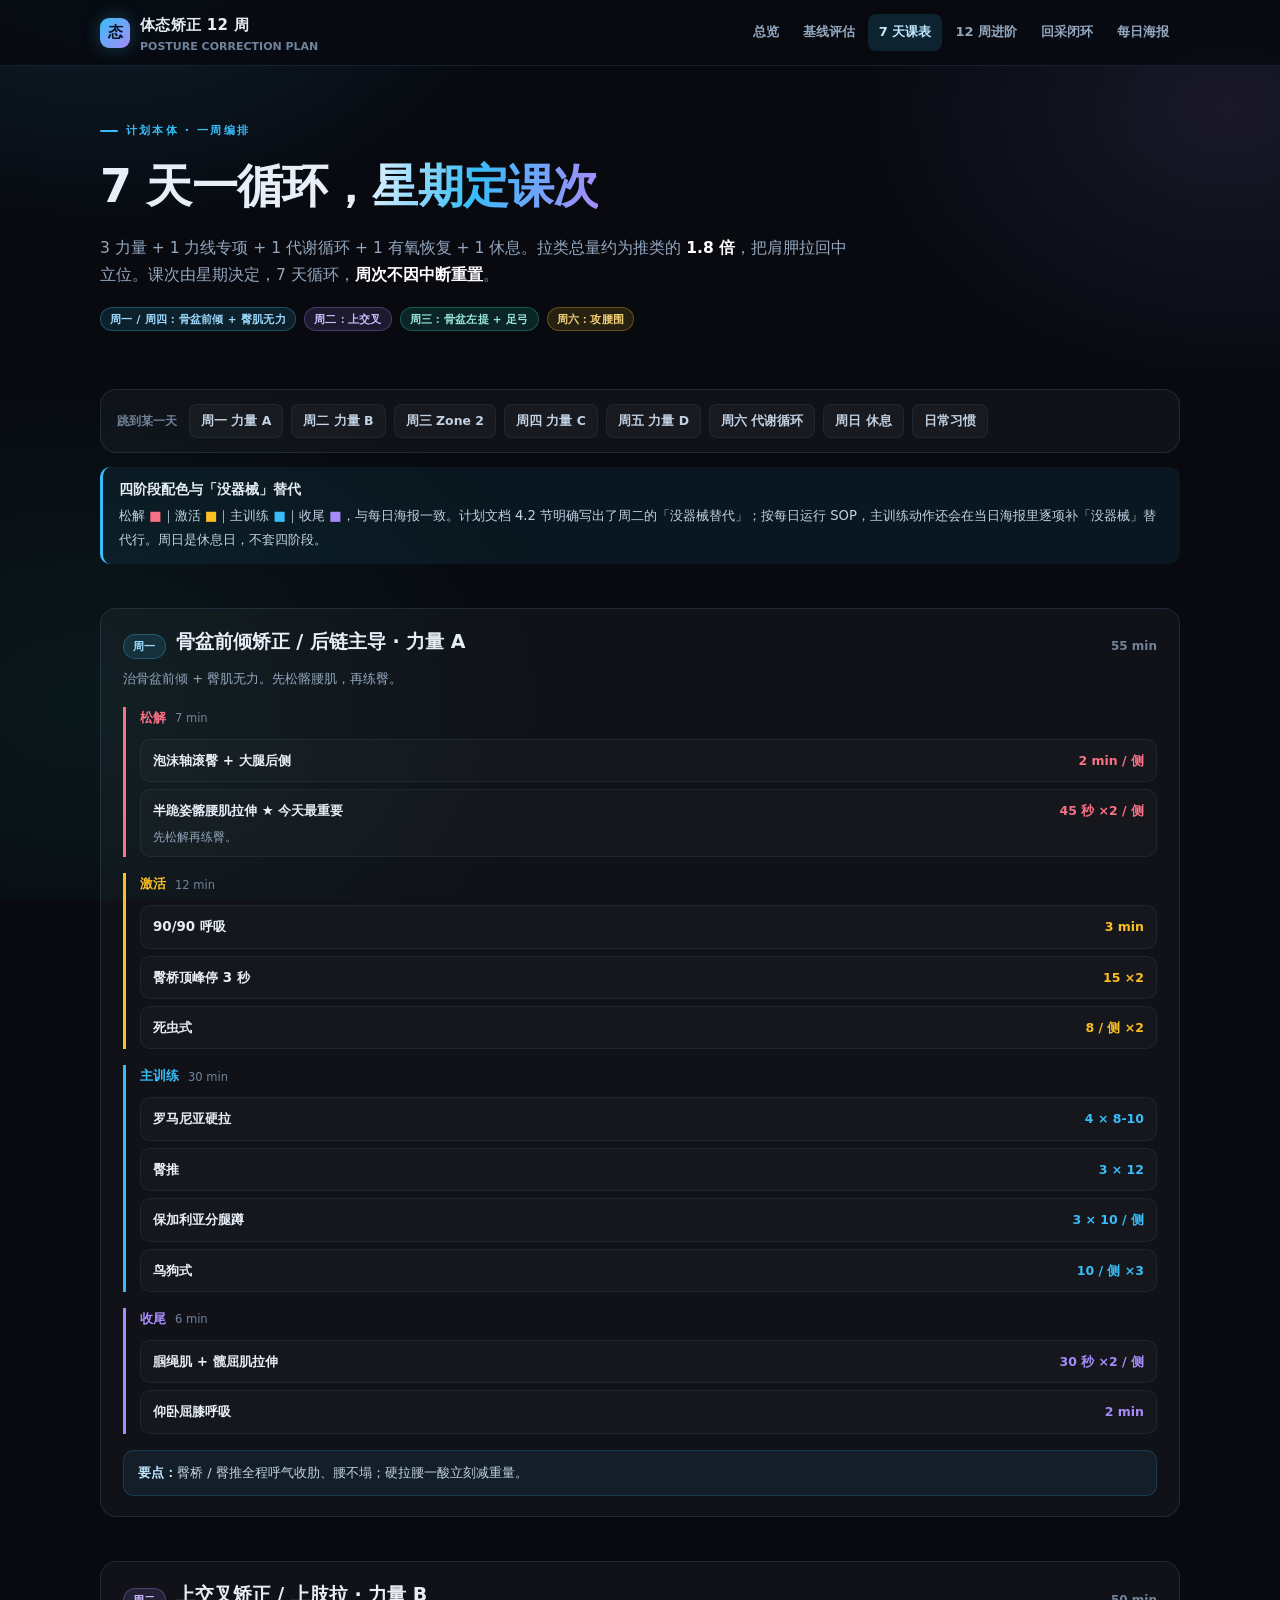
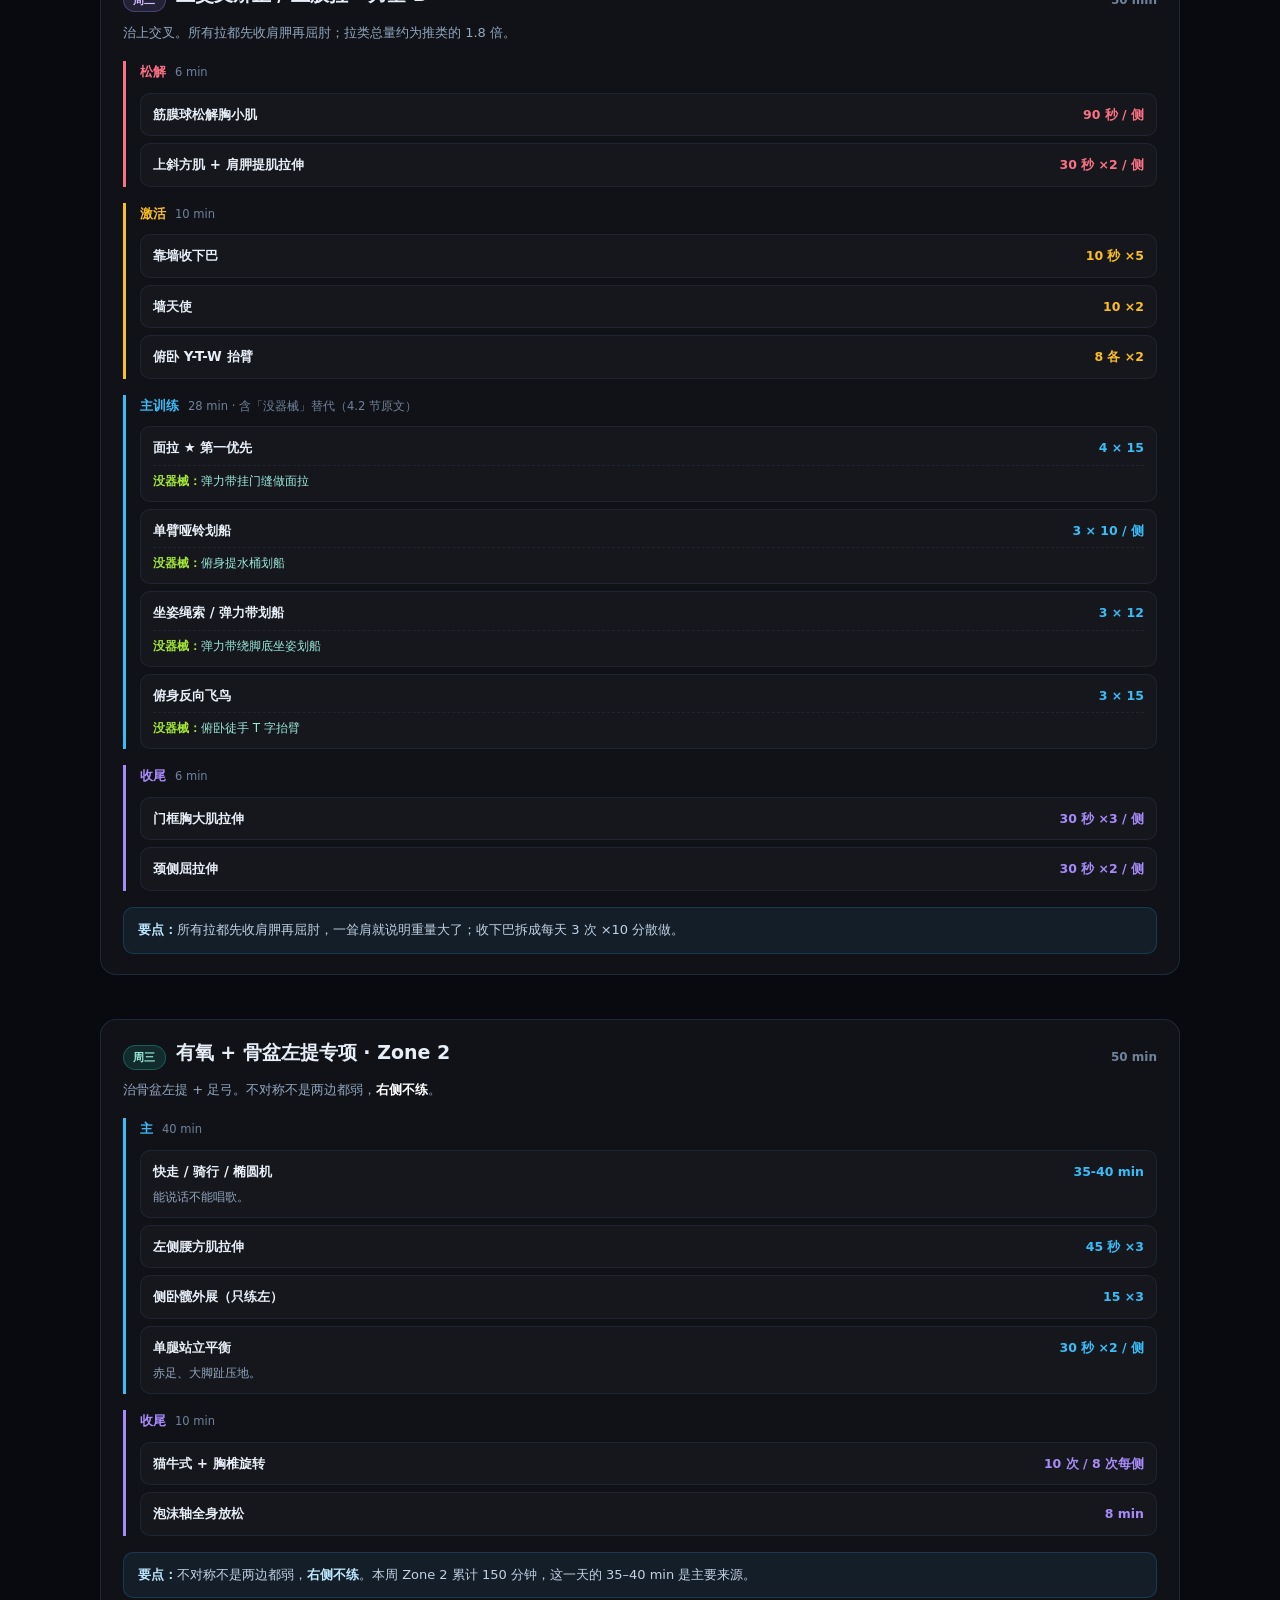
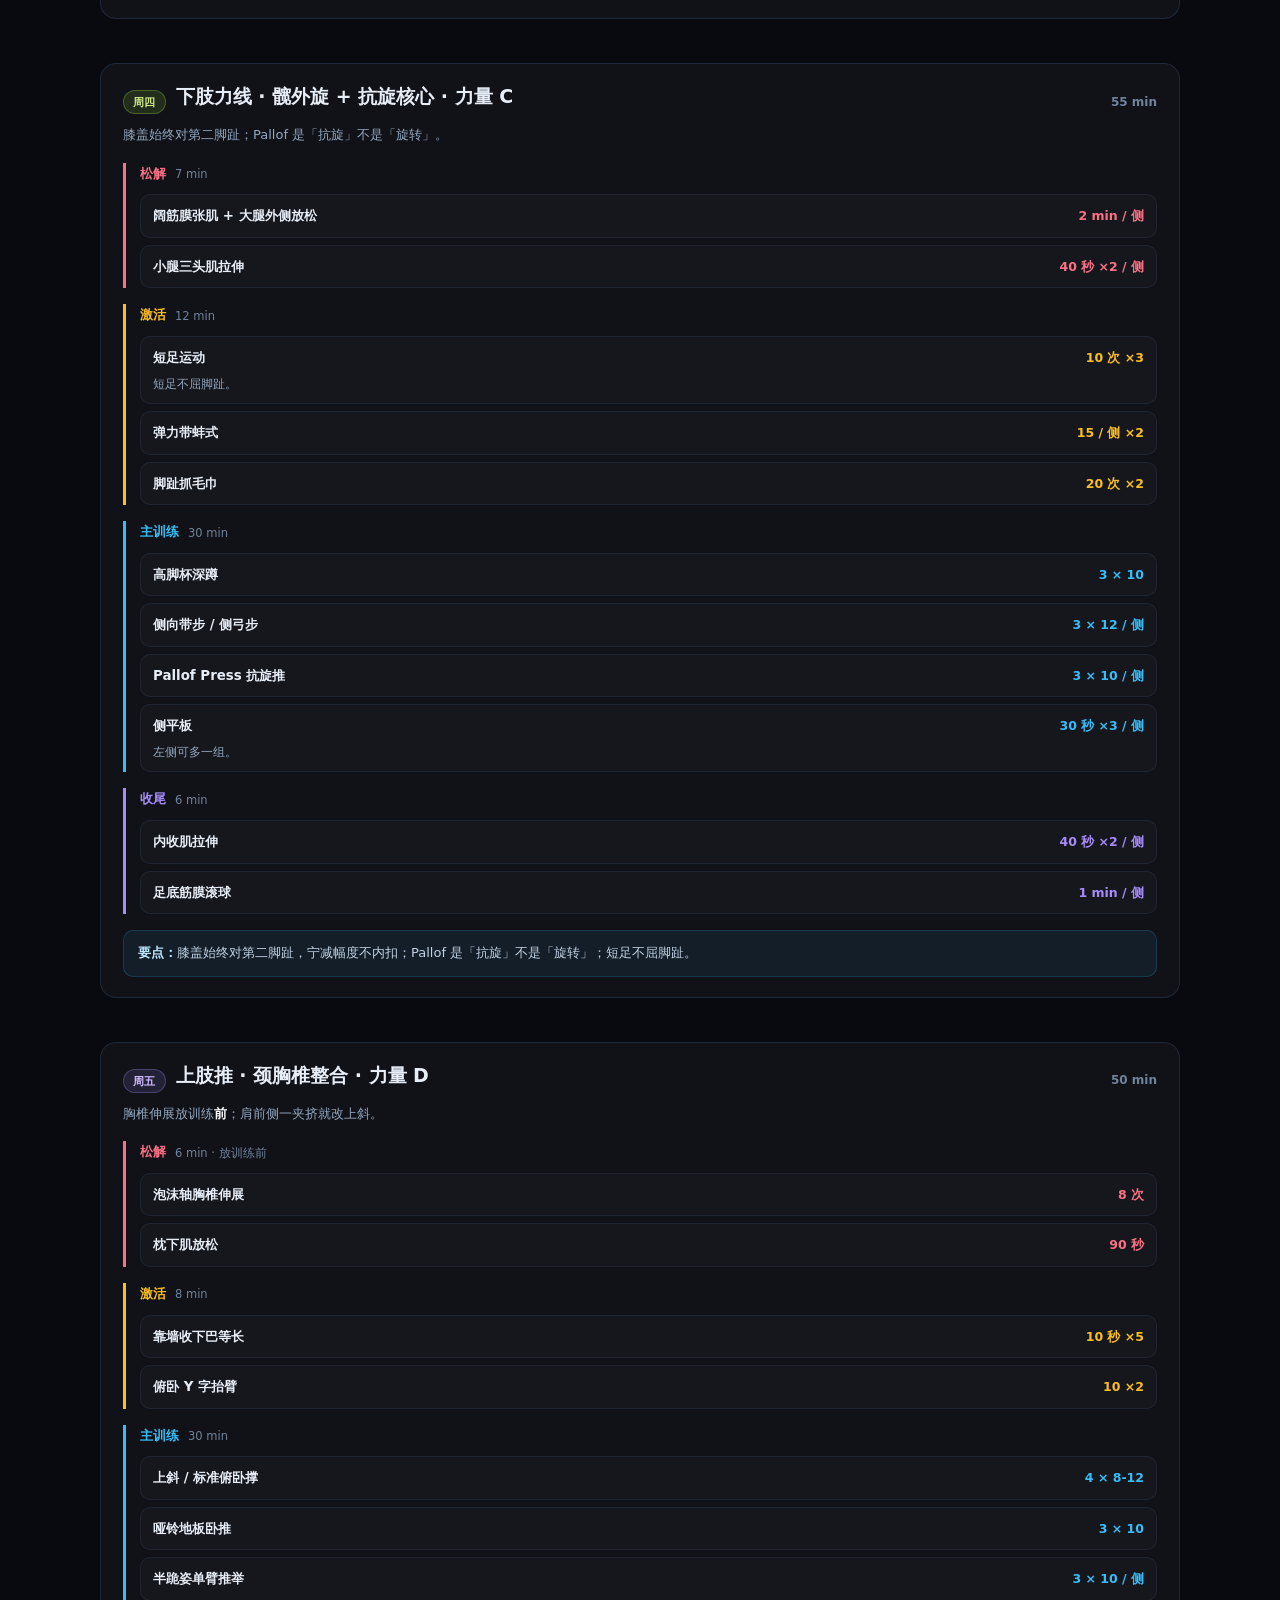
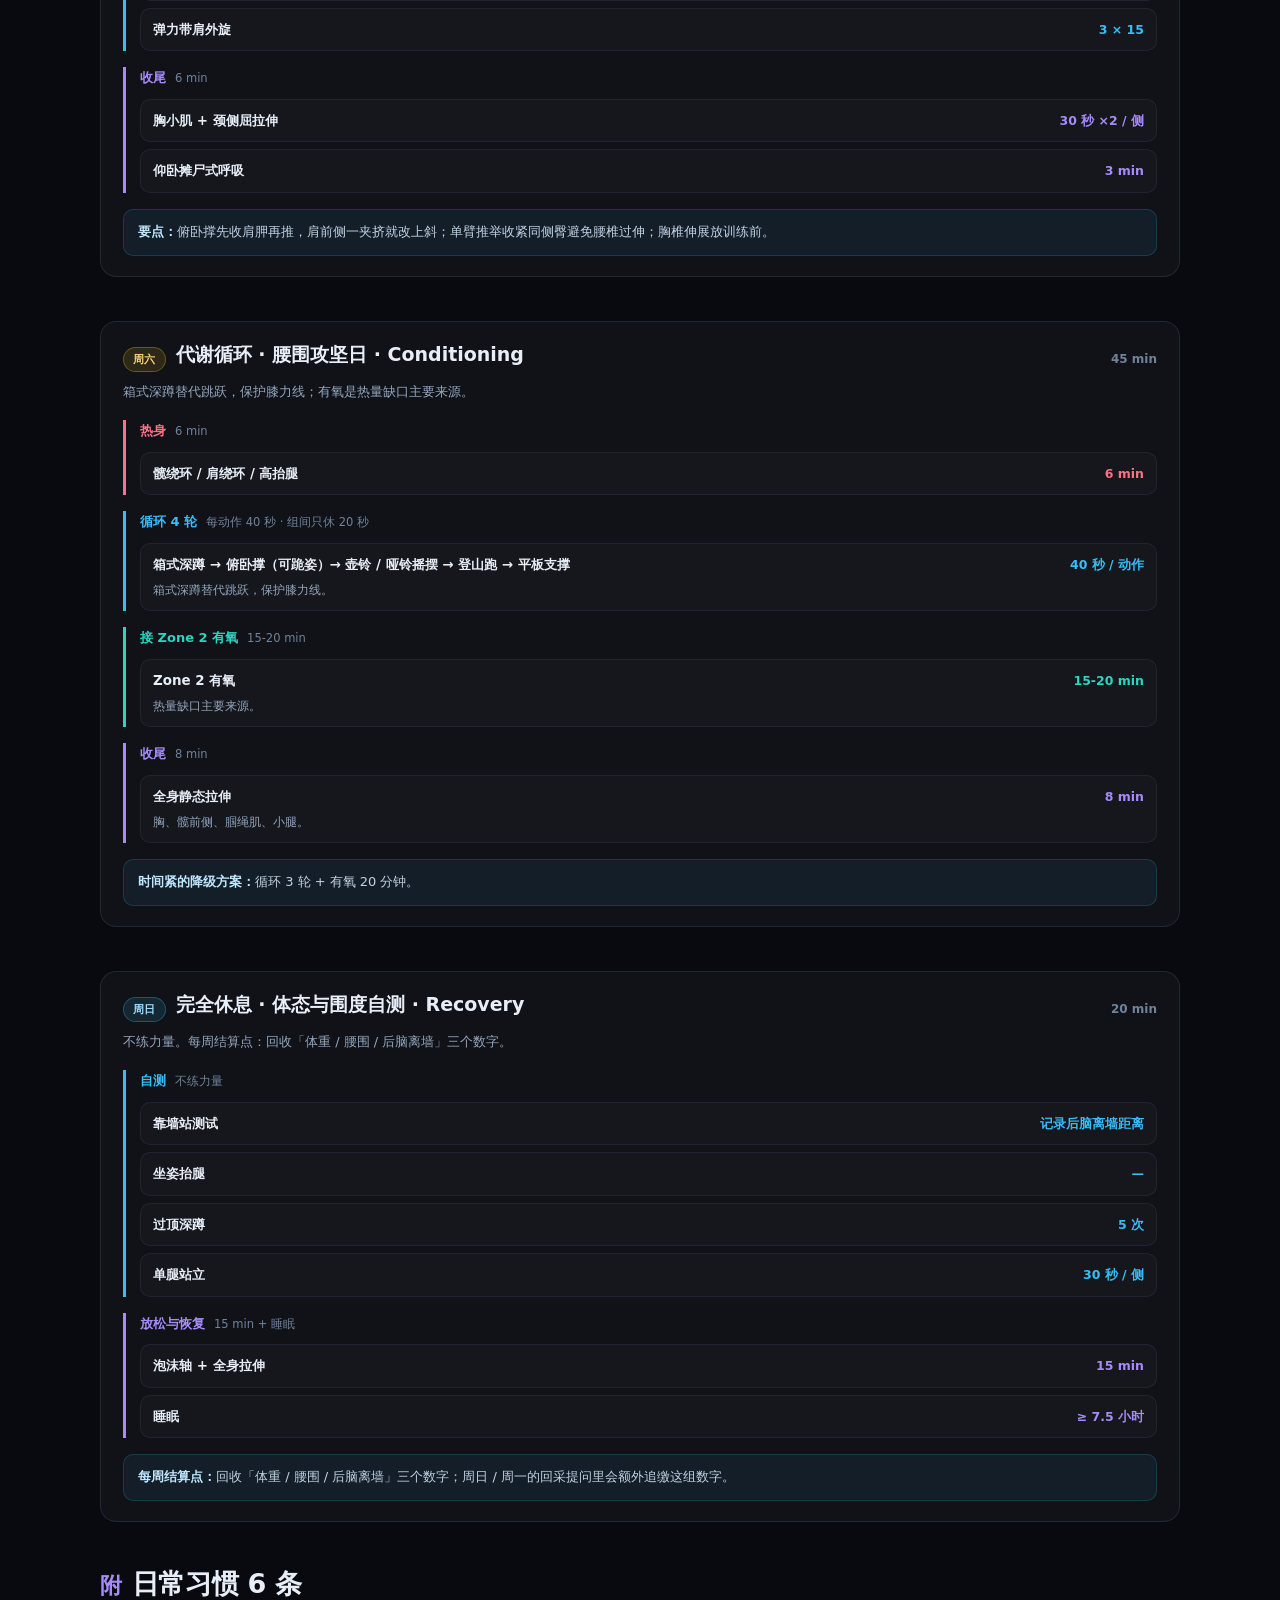
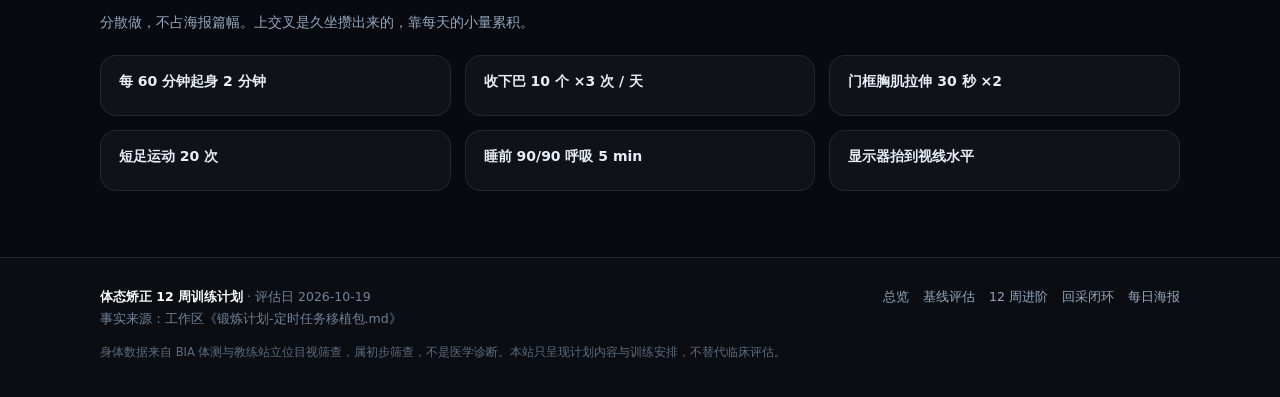
<file: schedule.html>
<!DOCTYPE html>
<html lang="zh-CN">
<head>
<meta charset="UTF-8">
<meta name="viewport" content="width=device-width, initial-scale=1">
<meta name="description" content="体态矫正 12 周训练计划 · 完整 7 天课表：松解 / 激活 / 主训练 / 收尾四阶段，周一到周日逐项组次、要点与没器械替代。">
<title>7 天课表 · 体态矫正 12 周训练计划</title>
<link rel="stylesheet" href="assets/css/styles.css">
</head>
<body data-page="schedule">

<header class="site-header">
  <div class="wrap header-inner">
    <a class="brand" href="index.html">
      <span class="brand-mark">态</span>
      <span><span class="brand-txt">体态矫正 12 周</span><span class="brand-sub">POSTURE CORRECTION PLAN</span></span>
    </a>
    <input type="checkbox" id="nav-toggle" class="nav-toggle" aria-hidden="true">
    <label for="nav-toggle" class="nav-label" aria-label="展开导航">☰</label>
    <nav class="nav" aria-label="主导航">
      <a data-page="overview" href="index.html">总览</a>
      <a data-page="baseline" href="baseline.html">基线评估</a>
      <a data-page="schedule" href="schedule.html">7 天课表</a>
      <a data-page="progression" href="progression.html">12 周进阶</a>
      <a data-page="feedback" href="feedback.html">回采闭环</a>
      <a data-page="posters" href="posters.html">每日海报</a>
    </nav>
  </div>
</header>

<main>

  <section class="hero compact">
    <div class="wrap">
      <div class="eyebrow">计划本体 · 一周编排</div>
      <h1>7 天一循环，<span class="grad">星期定课次</span></h1>
      <p class="lede">3 力量 + 1 力线专项 + 1 代谢循环 + 1 有氧恢复 + 1 休息。拉类总量约为推类的 <strong>1.8 倍</strong>，把肩胛拉回中立位。课次由星期决定，7 天循环，<strong>周次不因中断重置</strong>。</p>
      <div class="hero-meta">
        <span class="tag sky">周一 / 周四：骨盆前倾 + 臀肌无力</span>
        <span class="tag violet">周二：上交叉</span>
        <span class="tag mint">周三：骨盆左提 + 足弓</span>
        <span class="tag amber">周六：攻腰围</span>
      </div>
    </div>
  </section>

  <section class="section">
    <div class="wrap">
      <div class="toc">
        <span class="toc-label">跳到某一天</span>
        <a href="#day-mon">周一 力量 A</a>
        <a href="#day-tue">周二 力量 B</a>
        <a href="#day-wed">周三 Zone 2</a>
        <a href="#day-thu">周四 力量 C</a>
        <a href="#day-fri">周五 力量 D</a>
        <a href="#day-sat">周六 代谢循环</a>
        <a href="#day-sun">周日 休息</a>
        <a href="#habits">日常习惯</a>
      </div>
      <div class="callout info" style="margin-top:14px">
        <h4>四阶段配色与「没器械」替代</h4>
        <p>松解 <strong style="color:#fb7185">■</strong>｜激活 <strong style="color:#fbbf24">■</strong>｜主训练 <strong style="color:#38bdf8">■</strong>｜收尾 <strong style="color:#a78bfa">■</strong>，与每日海报一致。计划文档 4.2 节明确写出了周二的「没器械替代」；按每日运行 SOP，主训练动作还会在当日海报里逐项补「没器械」替代行。周日是休息日，不套四阶段。</p>
      </div>
    </div>
  </section>

  <!-- 周一 -->
  <section class="section" id="day-mon">
    <div class="wrap">
      <div class="card day-card">
        <div class="day-head"><span class="tag sky">周一</span><h3>骨盆前倾矫正 / 后链主导 · 力量 A</h3><span class="dur">55 min</span></div>
        <div class="day-sub">治骨盆前倾 + 臀肌无力。先松髂腰肌，再练臀。</div>

        <div class="phase-block" style="--phase:#fb7185">
          <div class="phase-title"><span class="pn">松解</span><span class="pt">7 min</span></div>
          <div class="ex-list">
            <div class="ex"><div class="ex-top"><span class="ex-name">泡沫轴滚臀 + 大腿后侧</span><span class="ex-set">2 min / 侧</span></div></div>
            <div class="ex"><div class="ex-top"><span class="ex-name">半跪姿髂腰肌拉伸 ★ 今天最重要</span><span class="ex-set">45 秒 ×2 / 侧</span></div><div class="ex-tip">先松解再练臀。</div></div>
          </div>
        </div>

        <div class="phase-block" style="--phase:#fbbf24">
          <div class="phase-title"><span class="pn">激活</span><span class="pt">12 min</span></div>
          <div class="ex-list">
            <div class="ex"><div class="ex-top"><span class="ex-name">90/90 呼吸</span><span class="ex-set">3 min</span></div></div>
            <div class="ex"><div class="ex-top"><span class="ex-name">臀桥顶峰停 3 秒</span><span class="ex-set">15 ×2</span></div></div>
            <div class="ex"><div class="ex-top"><span class="ex-name">死虫式</span><span class="ex-set">8 / 侧 ×2</span></div></div>
          </div>
        </div>

        <div class="phase-block" style="--phase:#38bdf8">
          <div class="phase-title"><span class="pn">主训练</span><span class="pt">30 min</span></div>
          <div class="ex-list">
            <div class="ex"><div class="ex-top"><span class="ex-name">罗马尼亚硬拉</span><span class="ex-set">4 × 8-10</span></div></div>
            <div class="ex"><div class="ex-top"><span class="ex-name">臀推</span><span class="ex-set">3 × 12</span></div></div>
            <div class="ex"><div class="ex-top"><span class="ex-name">保加利亚分腿蹲</span><span class="ex-set">3 × 10 / 侧</span></div></div>
            <div class="ex"><div class="ex-top"><span class="ex-name">鸟狗式</span><span class="ex-set">10 / 侧 ×3</span></div></div>
          </div>
        </div>

        <div class="phase-block" style="--phase:#a78bfa">
          <div class="phase-title"><span class="pn">收尾</span><span class="pt">6 min</span></div>
          <div class="ex-list">
            <div class="ex"><div class="ex-top"><span class="ex-name">腘绳肌 + 髋屈肌拉伸</span><span class="ex-set">30 秒 ×2 / 侧</span></div></div>
            <div class="ex"><div class="ex-top"><span class="ex-name">仰卧屈膝呼吸</span><span class="ex-set">2 min</span></div></div>
          </div>
        </div>

        <div class="point"><b>要点：</b>臀桥 / 臀推全程呼气收肋、腰不塌；硬拉腰一酸立刻减重量。</div>
      </div>
    </div>
  </section>

  <!-- 周二 -->
  <section class="section" id="day-tue">
    <div class="wrap">
      <div class="card day-card">
        <div class="day-head"><span class="tag violet">周二</span><h3>上交叉矫正 / 上肢拉 · 力量 B</h3><span class="dur">50 min</span></div>
        <div class="day-sub">治上交叉。所有拉都先收肩胛再屈肘；拉类总量约为推类的 1.8 倍。</div>

        <div class="phase-block" style="--phase:#fb7185">
          <div class="phase-title"><span class="pn">松解</span><span class="pt">6 min</span></div>
          <div class="ex-list">
            <div class="ex"><div class="ex-top"><span class="ex-name">筋膜球松解胸小肌</span><span class="ex-set">90 秒 / 侧</span></div></div>
            <div class="ex"><div class="ex-top"><span class="ex-name">上斜方肌 + 肩胛提肌拉伸</span><span class="ex-set">30 秒 ×2 / 侧</span></div></div>
          </div>
        </div>

        <div class="phase-block" style="--phase:#fbbf24">
          <div class="phase-title"><span class="pn">激活</span><span class="pt">10 min</span></div>
          <div class="ex-list">
            <div class="ex"><div class="ex-top"><span class="ex-name">靠墙收下巴</span><span class="ex-set">10 秒 ×5</span></div></div>
            <div class="ex"><div class="ex-top"><span class="ex-name">墙天使</span><span class="ex-set">10 ×2</span></div></div>
            <div class="ex"><div class="ex-top"><span class="ex-name">俯卧 Y-T-W 抬臂</span><span class="ex-set">8 各 ×2</span></div></div>
          </div>
        </div>

        <div class="phase-block" style="--phase:#38bdf8">
          <div class="phase-title"><span class="pn">主训练</span><span class="pt">28 min · 含「没器械」替代（4.2 节原文）</span></div>
          <div class="ex-list">
            <div class="ex"><div class="ex-top"><span class="ex-name">面拉 ★ 第一优先</span><span class="ex-set">4 × 15</span></div><div class="ex-alt"><b>没器械：</b>弹力带挂门缝做面拉</div></div>
            <div class="ex"><div class="ex-top"><span class="ex-name">单臂哑铃划船</span><span class="ex-set">3 × 10 / 侧</span></div><div class="ex-alt"><b>没器械：</b>俯身提水桶划船</div></div>
            <div class="ex"><div class="ex-top"><span class="ex-name">坐姿绳索 / 弹力带划船</span><span class="ex-set">3 × 12</span></div><div class="ex-alt"><b>没器械：</b>弹力带绕脚底坐姿划船</div></div>
            <div class="ex"><div class="ex-top"><span class="ex-name">俯身反向飞鸟</span><span class="ex-set">3 × 15</span></div><div class="ex-alt"><b>没器械：</b>俯卧徒手 T 字抬臂</div></div>
          </div>
        </div>

        <div class="phase-block" style="--phase:#a78bfa">
          <div class="phase-title"><span class="pn">收尾</span><span class="pt">6 min</span></div>
          <div class="ex-list">
            <div class="ex"><div class="ex-top"><span class="ex-name">门框胸大肌拉伸</span><span class="ex-set">30 秒 ×3 / 侧</span></div></div>
            <div class="ex"><div class="ex-top"><span class="ex-name">颈侧屈拉伸</span><span class="ex-set">30 秒 ×2 / 侧</span></div></div>
          </div>
        </div>

        <div class="point"><b>要点：</b>所有拉都先收肩胛再屈肘，一耸肩就说明重量大了；收下巴拆成每天 3 次 ×10 分散做。</div>
      </div>
    </div>
  </section>

  <!-- 周三 -->
  <section class="section" id="day-wed">
    <div class="wrap">
      <div class="card day-card">
        <div class="day-head"><span class="tag mint">周三</span><h3>有氧 + 骨盆左提专项 · Zone 2</h3><span class="dur">50 min</span></div>
        <div class="day-sub">治骨盆左提 + 足弓。不对称不是两边都弱，<strong>右侧不练</strong>。</div>

        <div class="phase-block" style="--phase:#38bdf8">
          <div class="phase-title"><span class="pn">主</span><span class="pt">40 min</span></div>
          <div class="ex-list">
            <div class="ex"><div class="ex-top"><span class="ex-name">快走 / 骑行 / 椭圆机</span><span class="ex-set">35-40 min</span></div><div class="ex-tip">能说话不能唱歌。</div></div>
            <div class="ex"><div class="ex-top"><span class="ex-name">左侧腰方肌拉伸</span><span class="ex-set">45 秒 ×3</span></div></div>
            <div class="ex"><div class="ex-top"><span class="ex-name">侧卧髋外展（只练左）</span><span class="ex-set">15 ×3</span></div></div>
            <div class="ex"><div class="ex-top"><span class="ex-name">单腿站立平衡</span><span class="ex-set">30 秒 ×2 / 侧</span></div><div class="ex-tip">赤足、大脚趾压地。</div></div>
          </div>
        </div>

        <div class="phase-block" style="--phase:#a78bfa">
          <div class="phase-title"><span class="pn">收尾</span><span class="pt">10 min</span></div>
          <div class="ex-list">
            <div class="ex"><div class="ex-top"><span class="ex-name">猫牛式 + 胸椎旋转</span><span class="ex-set">10 次 / 8 次每侧</span></div></div>
            <div class="ex"><div class="ex-top"><span class="ex-name">泡沫轴全身放松</span><span class="ex-set">8 min</span></div></div>
          </div>
        </div>

        <div class="point"><b>要点：</b>不对称不是两边都弱，<b>右侧不练</b>。本周 Zone 2 累计 150 分钟，这一天的 35–40 min 是主要来源。</div>
      </div>
    </div>
  </section>

  <!-- 周四 -->
  <section class="section" id="day-thu">
    <div class="wrap">
      <div class="card day-card">
        <div class="day-head"><span class="tag lime">周四</span><h3>下肢力线 · 髋外旋 + 抗旋核心 · 力量 C</h3><span class="dur">55 min</span></div>
        <div class="day-sub">膝盖始终对第二脚趾；Pallof 是「抗旋」不是「旋转」。</div>

        <div class="phase-block" style="--phase:#fb7185">
          <div class="phase-title"><span class="pn">松解</span><span class="pt">7 min</span></div>
          <div class="ex-list">
            <div class="ex"><div class="ex-top"><span class="ex-name">阔筋膜张肌 + 大腿外侧放松</span><span class="ex-set">2 min / 侧</span></div></div>
            <div class="ex"><div class="ex-top"><span class="ex-name">小腿三头肌拉伸</span><span class="ex-set">40 秒 ×2 / 侧</span></div></div>
          </div>
        </div>

        <div class="phase-block" style="--phase:#fbbf24">
          <div class="phase-title"><span class="pn">激活</span><span class="pt">12 min</span></div>
          <div class="ex-list">
            <div class="ex"><div class="ex-top"><span class="ex-name">短足运动</span><span class="ex-set">10 次 ×3</span></div><div class="ex-tip">短足不屈脚趾。</div></div>
            <div class="ex"><div class="ex-top"><span class="ex-name">弹力带蚌式</span><span class="ex-set">15 / 侧 ×2</span></div></div>
            <div class="ex"><div class="ex-top"><span class="ex-name">脚趾抓毛巾</span><span class="ex-set">20 次 ×2</span></div></div>
          </div>
        </div>

        <div class="phase-block" style="--phase:#38bdf8">
          <div class="phase-title"><span class="pn">主训练</span><span class="pt">30 min</span></div>
          <div class="ex-list">
            <div class="ex"><div class="ex-top"><span class="ex-name">高脚杯深蹲</span><span class="ex-set">3 × 10</span></div></div>
            <div class="ex"><div class="ex-top"><span class="ex-name">侧向带步 / 侧弓步</span><span class="ex-set">3 × 12 / 侧</span></div></div>
            <div class="ex"><div class="ex-top"><span class="ex-name">Pallof Press 抗旋推</span><span class="ex-set">3 × 10 / 侧</span></div></div>
            <div class="ex"><div class="ex-top"><span class="ex-name">侧平板</span><span class="ex-set">30 秒 ×3 / 侧</span></div><div class="ex-tip">左侧可多一组。</div></div>
          </div>
        </div>

        <div class="phase-block" style="--phase:#a78bfa">
          <div class="phase-title"><span class="pn">收尾</span><span class="pt">6 min</span></div>
          <div class="ex-list">
            <div class="ex"><div class="ex-top"><span class="ex-name">内收肌拉伸</span><span class="ex-set">40 秒 ×2 / 侧</span></div></div>
            <div class="ex"><div class="ex-top"><span class="ex-name">足底筋膜滚球</span><span class="ex-set">1 min / 侧</span></div></div>
          </div>
        </div>

        <div class="point"><b>要点：</b>膝盖始终对第二脚趾，宁减幅度不内扣；Pallof 是「抗旋」不是「旋转」；短足不屈脚趾。</div>
      </div>
    </div>
  </section>

  <!-- 周五 -->
  <section class="section" id="day-fri">
    <div class="wrap">
      <div class="card day-card">
        <div class="day-head"><span class="tag violet">周五</span><h3>上肢推 · 颈胸椎整合 · 力量 D</h3><span class="dur">50 min</span></div>
        <div class="day-sub">胸椎伸展放训练<strong>前</strong>；肩前侧一夹挤就改上斜。</div>

        <div class="phase-block" style="--phase:#fb7185">
          <div class="phase-title"><span class="pn">松解</span><span class="pt">6 min · 放训练前</span></div>
          <div class="ex-list">
            <div class="ex"><div class="ex-top"><span class="ex-name">泡沫轴胸椎伸展</span><span class="ex-set">8 次</span></div></div>
            <div class="ex"><div class="ex-top"><span class="ex-name">枕下肌放松</span><span class="ex-set">90 秒</span></div></div>
          </div>
        </div>

        <div class="phase-block" style="--phase:#fbbf24">
          <div class="phase-title"><span class="pn">激活</span><span class="pt">8 min</span></div>
          <div class="ex-list">
            <div class="ex"><div class="ex-top"><span class="ex-name">靠墙收下巴等长</span><span class="ex-set">10 秒 ×5</span></div></div>
            <div class="ex"><div class="ex-top"><span class="ex-name">俯卧 Y 字抬臂</span><span class="ex-set">10 ×2</span></div></div>
          </div>
        </div>

        <div class="phase-block" style="--phase:#38bdf8">
          <div class="phase-title"><span class="pn">主训练</span><span class="pt">30 min</span></div>
          <div class="ex-list">
            <div class="ex"><div class="ex-top"><span class="ex-name">上斜 / 标准俯卧撑</span><span class="ex-set">4 × 8-12</span></div></div>
            <div class="ex"><div class="ex-top"><span class="ex-name">哑铃地板卧推</span><span class="ex-set">3 × 10</span></div></div>
            <div class="ex"><div class="ex-top"><span class="ex-name">半跪姿单臂推举</span><span class="ex-set">3 × 10 / 侧</span></div></div>
            <div class="ex"><div class="ex-top"><span class="ex-name">弹力带肩外旋</span><span class="ex-set">3 × 15</span></div></div>
          </div>
        </div>

        <div class="phase-block" style="--phase:#a78bfa">
          <div class="phase-title"><span class="pn">收尾</span><span class="pt">6 min</span></div>
          <div class="ex-list">
            <div class="ex"><div class="ex-top"><span class="ex-name">胸小肌 + 颈侧屈拉伸</span><span class="ex-set">30 秒 ×2 / 侧</span></div></div>
            <div class="ex"><div class="ex-top"><span class="ex-name">仰卧摊尸式呼吸</span><span class="ex-set">3 min</span></div></div>
          </div>
        </div>

        <div class="point"><b>要点：</b>俯卧撑先收肩胛再推，肩前侧一夹挤就改上斜；单臂推举收紧同侧臀避免腰椎过伸；胸椎伸展放训练前。</div>
      </div>
    </div>
  </section>

  <!-- 周六 -->
  <section class="section" id="day-sat">
    <div class="wrap">
      <div class="card day-card">
        <div class="day-head"><span class="tag amber">周六</span><h3>代谢循环 · 腰围攻坚日 · Conditioning</h3><span class="dur">45 min</span></div>
        <div class="day-sub">箱式深蹲替代跳跃，保护膝力线；有氧是热量缺口主要来源。</div>

        <div class="phase-block" style="--phase:#fb7185">
          <div class="phase-title"><span class="pn">热身</span><span class="pt">6 min</span></div>
          <div class="ex-list">
            <div class="ex"><div class="ex-top"><span class="ex-name">髋绕环 / 肩绕环 / 高抬腿</span><span class="ex-set">6 min</span></div></div>
          </div>
        </div>

        <div class="phase-block" style="--phase:#38bdf8">
          <div class="phase-title"><span class="pn">循环 4 轮</span><span class="pt">每动作 40 秒 · 组间只休 20 秒</span></div>
          <div class="ex-list">
            <div class="ex"><div class="ex-top"><span class="ex-name">箱式深蹲 → 俯卧撑（可跪姿）→ 壶铃 / 哑铃摇摆 → 登山跑 → 平板支撑</span><span class="ex-set">40 秒 / 动作</span></div><div class="ex-tip">箱式深蹲替代跳跃，保护膝力线。</div></div>
          </div>
        </div>

        <div class="phase-block" style="--phase:#2dd4bf">
          <div class="phase-title"><span class="pn">接 Zone 2 有氧</span><span class="pt">15-20 min</span></div>
          <div class="ex-list">
            <div class="ex"><div class="ex-top"><span class="ex-name">Zone 2 有氧</span><span class="ex-set">15-20 min</span></div><div class="ex-tip">热量缺口主要来源。</div></div>
          </div>
        </div>

        <div class="phase-block" style="--phase:#a78bfa">
          <div class="phase-title"><span class="pn">收尾</span><span class="pt">8 min</span></div>
          <div class="ex-list">
            <div class="ex"><div class="ex-top"><span class="ex-name">全身静态拉伸</span><span class="ex-set">8 min</span></div><div class="ex-tip">胸、髋前侧、腘绳肌、小腿。</div></div>
          </div>
        </div>

        <div class="point"><b>时间紧的降级方案：</b>循环 3 轮 + 有氧 20 分钟。</div>
      </div>
    </div>
  </section>

  <!-- 周日 -->
  <section class="section" id="day-sun">
    <div class="wrap">
      <div class="card day-card">
        <div class="day-head"><span class="tag sky">周日</span><h3>完全休息 · 体态与围度自测 · Recovery</h3><span class="dur">20 min</span></div>
        <div class="day-sub">不练力量。每周结算点：回收「体重 / 腰围 / 后脑离墙」三个数字。</div>

        <div class="phase-block" style="--phase:#38bdf8">
          <div class="phase-title"><span class="pn">自测</span><span class="pt">不练力量</span></div>
          <div class="ex-list">
            <div class="ex"><div class="ex-top"><span class="ex-name">靠墙站测试</span><span class="ex-set">记录后脑离墙距离</span></div></div>
            <div class="ex"><div class="ex-top"><span class="ex-name">坐姿抬腿</span><span class="ex-set">—</span></div></div>
            <div class="ex"><div class="ex-top"><span class="ex-name">过顶深蹲</span><span class="ex-set">5 次</span></div></div>
            <div class="ex"><div class="ex-top"><span class="ex-name">单腿站立</span><span class="ex-set">30 秒 / 侧</span></div></div>
          </div>
        </div>

        <div class="phase-block" style="--phase:#a78bfa">
          <div class="phase-title"><span class="pn">放松与恢复</span><span class="pt">15 min + 睡眠</span></div>
          <div class="ex-list">
            <div class="ex"><div class="ex-top"><span class="ex-name">泡沫轴 + 全身拉伸</span><span class="ex-set">15 min</span></div></div>
            <div class="ex"><div class="ex-top"><span class="ex-name">睡眠</span><span class="ex-set">≥ 7.5 小时</span></div></div>
          </div>
        </div>

        <div class="point"><b>每周结算点：</b>回收「体重 / 腰围 / 后脑离墙」三个数字；周日 / 周一的回采提问里会额外追缴这组数字。</div>
      </div>
    </div>
  </section>

  <section class="section" id="habits">
    <div class="wrap">
      <div class="section-head">
        <h2><span class="section-num">附</span>日常习惯 6 条</h2>
        <p>分散做，不占海报篇幅。上交叉是久坐攒出来的，靠每天的小量累积。</p>
      </div>
      <div class="grid g3">
        <div class="card tight"><h4>每 60 分钟起身 2 分钟</h4></div>
        <div class="card tight"><h4>收下巴 10 个 ×3 次 / 天</h4></div>
        <div class="card tight"><h4>门框胸肌拉伸 30 秒 ×2</h4></div>
        <div class="card tight"><h4>短足运动 20 次</h4></div>
        <div class="card tight"><h4>睡前 90/90 呼吸 5 min</h4></div>
        <div class="card tight"><h4>显示器抬到视线水平</h4></div>
      </div>
    </div>
  </section>

</main>

<footer class="site-footer">
  <div class="wrap footer-grid">
    <div>
      <p><strong>体态矫正 12 周训练计划</strong> · 评估日 2026-10-19</p>
      <p>事实来源：工作区《锻炼计划-定时任务移植包.md》</p>
    </div>
    <div class="footer-links">
      <a href="index.html">总览</a>
      <a href="baseline.html">基线评估</a>
      <a href="progression.html">12 周进阶</a>
      <a href="feedback.html">回采闭环</a>
      <a href="posters.html">每日海报</a>
    </div>
  </div>
  <div class="wrap footer-note">身体数据来自 BIA 体测与教练站立位目视筛查，属初步筛查，不是医学诊断。本站只呈现计划内容与训练安排，不替代临床评估。</div>
</footer>

<button id="to-top" class="to-top" aria-label="回到顶部">↑</button>
<script src="assets/js/site.js"></script>
</body>
</html>
</file>
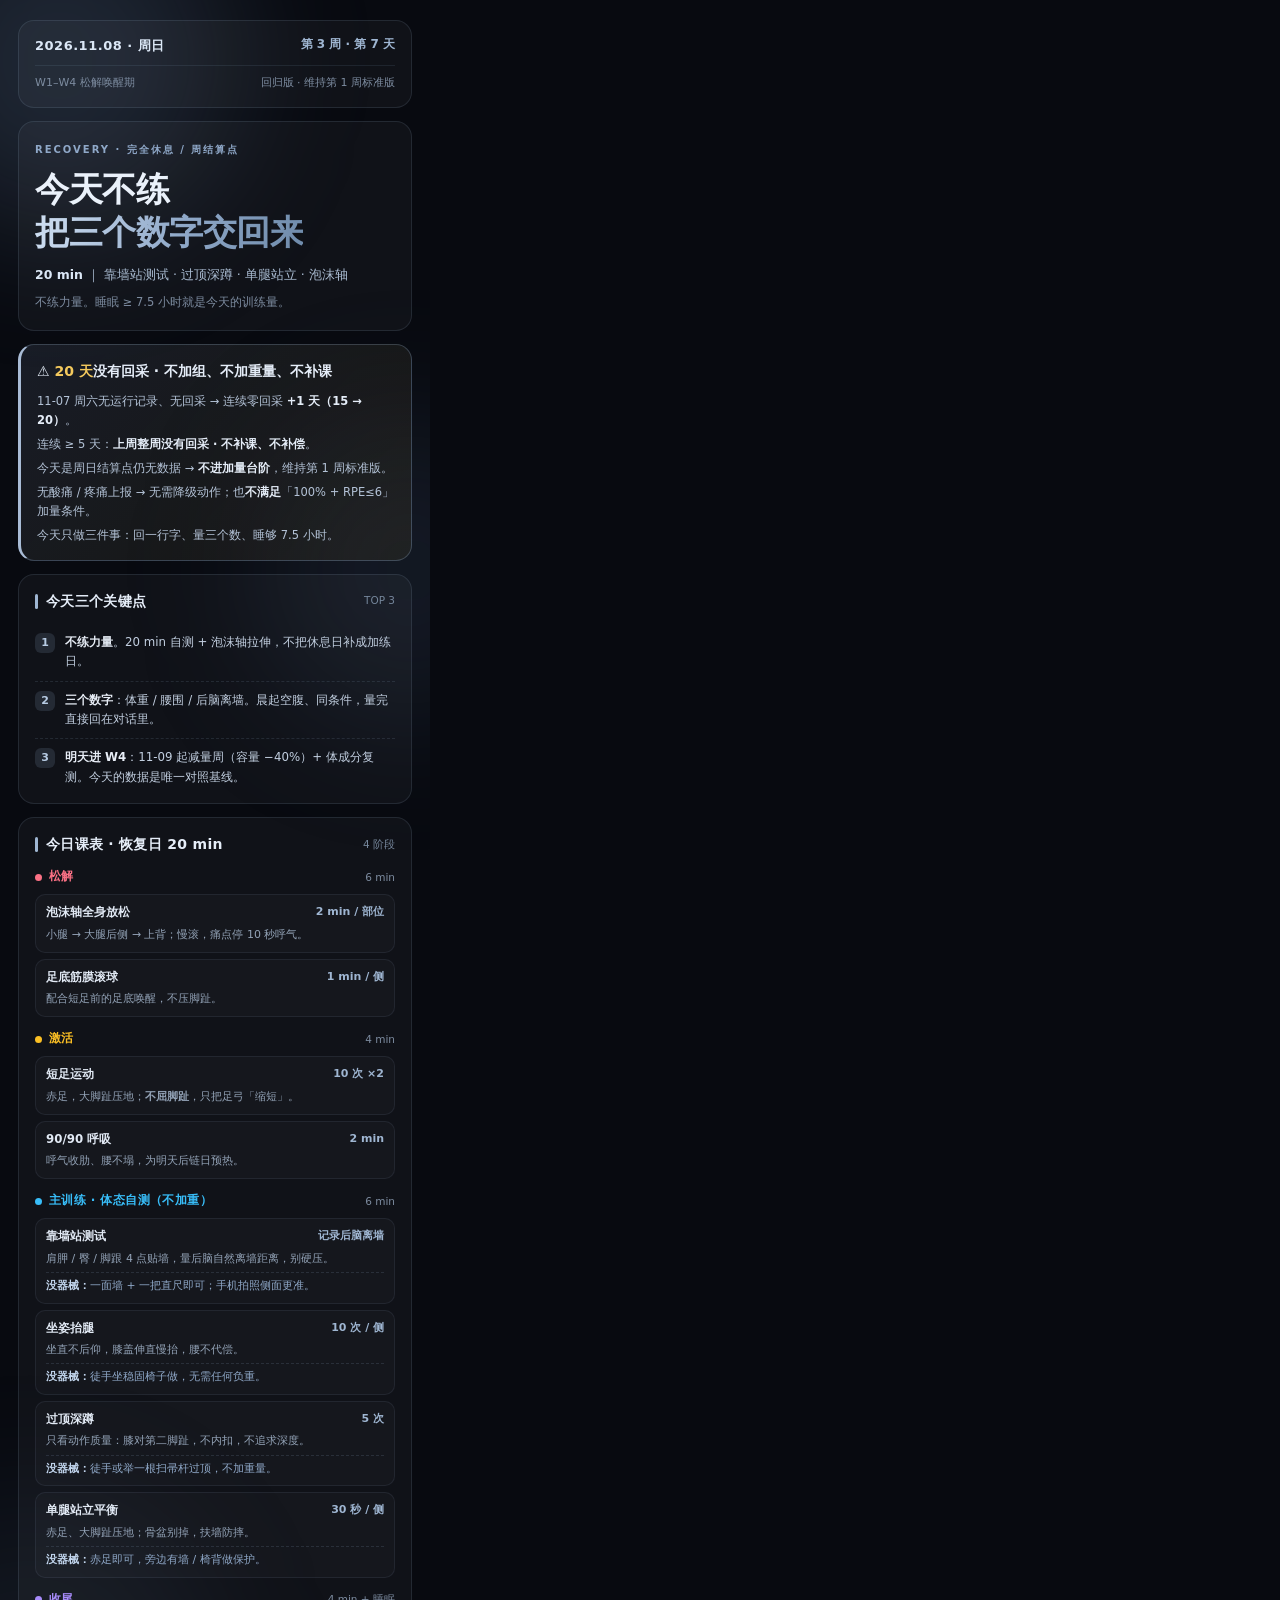
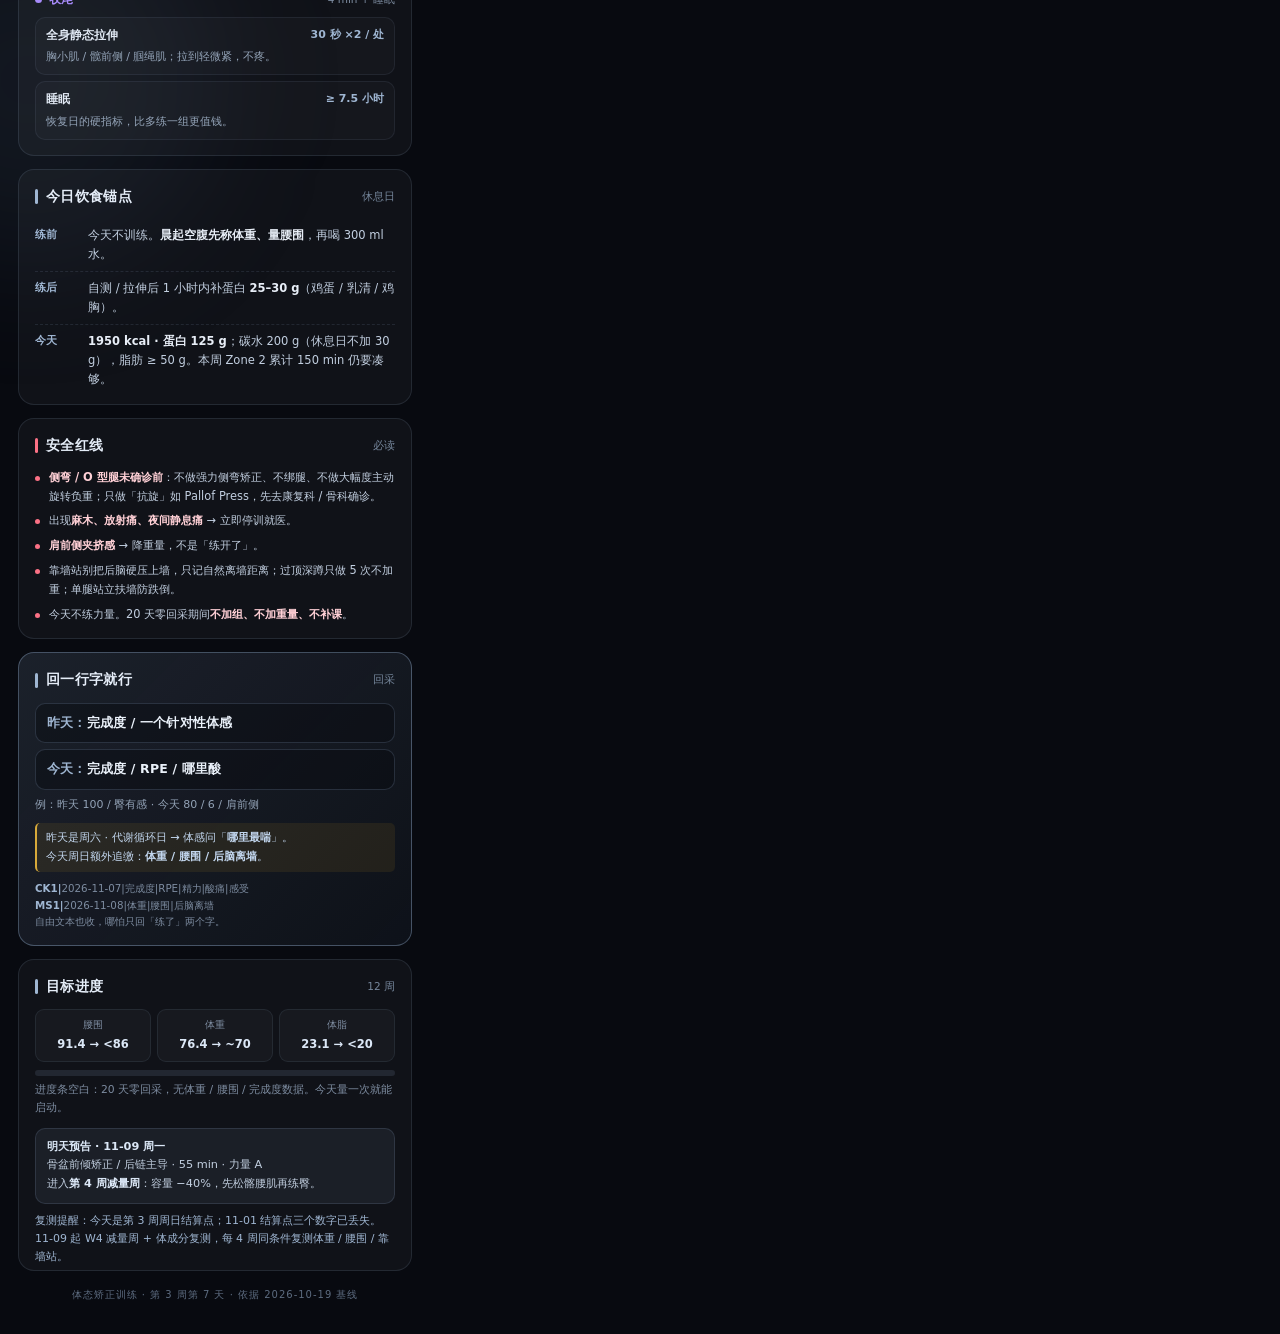
<file: posters/poster-1108.html>
<!DOCTYPE html>
<html lang="zh-CN">
<head>
<meta charset="UTF-8">
<title>体态矫正训练 · 2026-11-08</title>
<style>
  * { box-sizing: border-box; }
  html, body { margin: 0; padding: 0; }
  body {
    width: 430px;
    background: #080a10;
    color: #e8eef7;
    font-family: "PingFang SC", "Microsoft YaHei", "Segoe UI", system-ui, sans-serif;
    font-size: 12.5px;
    line-height: 1.65;
    -webkit-font-smoothing: antialiased;
  }
  .wrap { position: relative; width: 430px; overflow: hidden; padding: 0 0 30px; }
  .glow { position: absolute; border-radius: 50%; filter: blur(70px); pointer-events: none; z-index: 0; }
  .g1 { width: 340px; height: 340px; top: -110px; left: -110px; background: rgba(120,150,190,.20); }
  .g2 { width: 300px; height: 300px; top: 420px; right: -130px; background: rgba(90,120,165,.14); }
  .g3 { width: 360px; height: 360px; top: 1500px; left: -150px; background: rgba(110,140,175,.10); }
  .inner { position: relative; z-index: 1; padding: 20px 18px 0; }
  .card {
    background: rgba(255,255,255,.035);
    border: 1px solid rgba(160,190,225,.13);
    border-radius: 16px;
    padding: 15px 16px;
    margin-bottom: 13px;
  }
  .topbar { display: flex; justify-content: space-between; align-items: flex-start; margin-bottom: 3px; }
  .tb-date { font-size: 13px; font-weight: 750; letter-spacing: .5px; color: #dce8f7; }
  .tb-week { font-size: 12px; font-weight: 700; color: #9fb6d2; text-align: right; }
  .tb-sub { display: flex; justify-content: space-between; font-size: 11px; color: #7d8ca0; border-top: 1px solid rgba(160,190,225,.10); padding-top: 8px; margin-top: 9px; }
  .chip { display: inline-block; padding: 2px 9px; border-radius: 20px; font-size: 10.5px; font-weight: 700; letter-spacing: .4px; }
  .chip-blue { background: rgba(143,168,200,.16); color: #b7cbe3; border: 1px solid rgba(143,168,200,.32); }
  .chip-warn { background: rgba(251,191,36,.12); color: #f4c95d; border: 1px solid rgba(251,191,36,.30); }

  .hero { padding: 20px 16px 18px; margin-bottom: 13px; }
  .tag { font-size: 10px; letter-spacing: 2px; font-weight: 800; color: #8fa8c8; margin-bottom: 10px; }
  h1 { margin: 0; font-size: 34px; line-height: 1.25; font-weight: 850; letter-spacing: -.5px; color: #eaf1fa; }
  h1 .grad { background: linear-gradient(100deg,#cfdff2 0%,#8fa8c8 55%,#6f8bab 100%); -webkit-background-clip: text; background-clip: text; color: transparent; }
  .hero-meta { margin-top: 12px; font-size: 12.5px; color: #a9bbd1; }
  .hero-meta b { color: #dce8f7; }
  .hero-note { margin-top: 7px; font-size: 11.5px; color: #7d8ca0; }

  .notice {
    background: linear-gradient(135deg, rgba(143,168,200,.12), rgba(251,191,36,.06));
    border: 1px solid rgba(160,190,225,.26);
    border-left: 3px solid #a9bcd6;
  }
  .notice h2 { margin: 0 0 9px; font-size: 14px; font-weight: 800; color: #e5edf8; }
  .notice h2 span { color: #f4c95d; }
  .notice p { margin: 0 0 5px; font-size: 11.5px; color: #b3c2d6; }
  .notice p:last-child { margin-bottom: 0; }
  .notice .strike { color: #e5edf8; font-weight: 700; }

  .sect { display: flex; align-items: center; gap: 8px; margin: 0 0 11px; }
  .sect .bar { width: 3px; height: 15px; border-radius: 2px; background: #9fb6d2; }
  .sect .t { font-size: 14px; font-weight: 800; color: #e5edf8; letter-spacing: .3px; }
  .sect .n { margin-left: auto; font-size: 10.5px; color: #75869b; }

  .kp { display: flex; gap: 10px; padding: 9px 0; border-bottom: 1px dashed rgba(160,190,225,.13); }
  .kp:last-child { border-bottom: 0; padding-bottom: 1px; }
  .kp .num { flex: 0 0 20px; height: 20px; border-radius: 6px; background: rgba(143,168,200,.16); color: #b7cbe3; font-size: 11px; font-weight: 800; text-align: center; line-height: 20px; }
  .kp .txt { flex: 1; font-size: 11.8px; color: #c2cfe0; }
  .kp .txt b { color: #e8eef7; }

  .phase { margin-bottom: 12px; }
  .phase:last-child { margin-bottom: 0; }
  .ph-head { display: flex; align-items: center; gap: 7px; margin-bottom: 7px; }
  .ph-dot { width: 7px; height: 7px; border-radius: 50%; }
  .ph-name { font-size: 12px; font-weight: 800; letter-spacing: .4px; }
  .ph-time { margin-left: auto; font-size: 10.5px; color: #7d8ca0; }
  .item { background: rgba(255,255,255,.025); border: 1px solid rgba(160,190,225,.09); border-radius: 10px; padding: 8px 10px; margin-bottom: 6px; }
  .item:last-child { margin-bottom: 0; }
  .it-top { display: flex; justify-content: space-between; gap: 8px; }
  .it-name { font-size: 11.8px; font-weight: 750; color: #e2eaf5; }
  .it-set { font-size: 11px; color: #9fb6d2; white-space: nowrap; font-weight: 700; }
  .it-tip { font-size: 11px; color: #93a3b7; margin-top: 3px; }
  .it-alt { font-size: 10.8px; color: #8fa8c8; margin-top: 4px; padding-top: 4px; border-top: 1px dashed rgba(160,190,225,.14); }
  .it-alt b { color: #c2d6ee; }

  .row { display: flex; gap: 9px; padding: 7px 0; border-bottom: 1px dashed rgba(160,190,225,.12); }
  .row:last-child { border-bottom: 0; padding-bottom: 0; }
  .row .k { flex: 0 0 44px; font-size: 11px; font-weight: 800; color: #9fb6d2; }
  .row .v { flex: 1; font-size: 11.5px; color: #c2cfe0; }
  .row .v b { color: #e8eef7; }

  .red li { font-size: 11.4px; color: #c2cfe0; margin-bottom: 6px; padding-left: 14px; position: relative; list-style: none; }
  .red li:last-child { margin-bottom: 0; }
  .red li::before { content: ""; position: absolute; left: 0; top: 8px; width: 5px; height: 5px; border-radius: 50%; background: #fb7185; }
  .red ul { margin: 0; padding: 0; }
  .red li b { color: #ffd0d6; }

  .fb { background: linear-gradient(135deg, rgba(143,168,200,.15), rgba(110,140,175,.06)); border: 1px solid rgba(160,190,225,.34); }
  .fb .q { background: rgba(8,10,16,.42); border: 1px solid rgba(160,190,225,.18); border-radius: 10px; padding: 9px 11px; margin-bottom: 6px; font-size: 12.5px; font-weight: 750; color: #eaf1fa; letter-spacing: .2px; }
  .fb .q span { color: #9fb6d2; font-weight: 700; }
  .fb .eg { font-size: 11px; color: #93a3b7; margin: 2px 0 9px; }
  .fb .extra { font-size: 11.3px; color: #c2d6ee; background: rgba(251,191,36,.08); border-left: 2px solid #d7a93a; padding: 6px 9px; border-radius: 5px; margin-bottom: 8px; }
  .fb .code { font-size: 10.3px; color: #7d8ca0; word-break: break-all; line-height: 1.6; }
  .fb .code b { color: #9fb6d2; }

  .foot { padding-bottom: 4px; }
  .goal { display: flex; justify-content: space-between; gap: 6px; margin-bottom: 8px; }
  .goal > div { flex: 1; background: rgba(255,255,255,.03); border: 1px solid rgba(160,190,225,.10); border-radius: 9px; padding: 7px 6px; text-align: center; }
  .goal .lb { font-size: 10px; color: #7d8ca0; }
  .goal .vl { font-size: 11.5px; font-weight: 800; color: #dce8f7; margin-top: 2px; }
  .pbar { height: 6px; border-radius: 4px; background: rgba(160,190,225,.12); overflow: hidden; margin: 3px 0 5px; }
  .pbar i { display: block; height: 100%; width: 0%; background: linear-gradient(90deg,#8fa8c8,#c2d6ee); }
  .foot-note { font-size: 10.8px; color: #7d8ca0; }
  .tmr { margin-top: 11px; padding: 9px 11px; border-radius: 10px; background: rgba(143,168,200,.09); border: 1px solid rgba(160,190,225,.15); font-size: 11.3px; color: #c2cfe0; }
  .tmr b { color: #dce8f7; }
  .rt { margin-top: 8px; font-size: 11px; color: #9fb6d2; }
  .sig { text-align: center; font-size: 10px; color: #5d6c80; letter-spacing: 1px; margin-top: 16px; }
</style>
</head>
<body>
<div class="wrap">
  <div class="glow g1"></div><div class="glow g2"></div><div class="glow g3"></div>
  <div class="inner">

    <!-- 1 顶栏 -->
    <div class="card" style="padding:14px 16px;">
      <div class="topbar">
        <div class="tb-date">2026.11.08 · 周日</div>
        <div class="tb-week">第 3 周 · 第 7 天</div>
      </div>
      <div class="tb-sub">
        <span>W1–W4 松解唤醒期</span>
        <span>回归版 · 维持第 1 周标准版</span>
      </div>
    </div>

    <!-- 2 Hero -->
    <div class="card hero">
      <div class="tag">RECOVERY · 完全休息 / 周结算点</div>
      <h1>今天不练<br><span class="grad">把三个数字交回来</span></h1>
      <div class="hero-meta"><b>20 min</b> ｜ 靠墙站测试 · 过顶深蹲 · 单腿站立 · 泡沫轴</div>
      <div class="hero-note">不练力量。睡眠 ≥ 7.5 小时就是今天的训练量。</div>
    </div>

    <!-- 3 提示条 -->
    <div class="card notice">
      <h2>⚠ <span>20 天</span>没有回采 · 不加组、不加重量、不补课</h2>
      <p>11-07 周六无运行记录、无回采 → 连续零回采 <span class="strike">+1 天（15 → 20）</span>。</p>
      <p>连续 ≥ 5 天：<span class="strike">上周整周没有回采 · 不补课、不补偿</span>。</p>
      <p>今天是周日结算点仍无数据 → <span class="strike">不进加量台阶</span>，维持第 1 周标准版。</p>
      <p>无酸痛 / 疼痛上报 → 无需降级动作；也<span class="strike">不满足</span>「100% + RPE≤6」加量条件。</p>
      <p>今天只做三件事：回一行字、量三个数、睡够 7.5 小时。</p>
    </div>

    <!-- 4 三个关键点 -->
    <div class="card">
      <div class="sect"><div class="bar"></div><div class="t">今天三个关键点</div><div class="n">TOP 3</div></div>
      <div class="kp"><div class="num">1</div><div class="txt"><b>不练力量</b>。20 min 自测 + 泡沫轴拉伸，不把休息日补成加练日。</div></div>
      <div class="kp"><div class="num">2</div><div class="txt"><b>三个数字</b>：体重 / 腰围 / 后脑离墙。晨起空腹、同条件，量完直接回在对话里。</div></div>
      <div class="kp"><div class="num">3</div><div class="txt"><b>明天进 W4</b>：11-09 起减量周（容量 −40%）+ 体成分复测。今天的数据是唯一对照基线。</div></div>
    </div>

    <!-- 5 四阶段课表 -->
    <div class="card">
      <div class="sect"><div class="bar"></div><div class="t">今日课表 · 恢复日 20 min</div><div class="n">4 阶段</div></div>

      <div class="phase">
        <div class="ph-head"><div class="ph-dot" style="background:#fb7185"></div><div class="ph-name" style="color:#fb7185">松解</div><div class="ph-time">6 min</div></div>
        <div class="item"><div class="it-top"><div class="it-name">泡沫轴全身放松</div><div class="it-set">2 min / 部位</div></div><div class="it-tip">小腿 → 大腿后侧 → 上背；慢滚，痛点停 10 秒呼气。</div></div>
        <div class="item"><div class="it-top"><div class="it-name">足底筋膜滚球</div><div class="it-set">1 min / 侧</div></div><div class="it-tip">配合短足前的足底唤醒，不压脚趾。</div></div>
      </div>

      <div class="phase">
        <div class="ph-head"><div class="ph-dot" style="background:#fbbf24"></div><div class="ph-name" style="color:#fbbf24">激活</div><div class="ph-time">4 min</div></div>
        <div class="item"><div class="it-top"><div class="it-name">短足运动</div><div class="it-set">10 次 ×2</div></div><div class="it-tip">赤足，大脚趾压地；<b>不屈脚趾</b>，只把足弓「缩短」。</div></div>
        <div class="item"><div class="it-top"><div class="it-name">90/90 呼吸</div><div class="it-set">2 min</div></div><div class="it-tip">呼气收肋、腰不塌，为明天后链日预热。</div></div>
      </div>

      <div class="phase">
        <div class="ph-head"><div class="ph-dot" style="background:#38bdf8"></div><div class="ph-name" style="color:#38bdf8">主训练 · 体态自测（不加重）</div><div class="ph-time">6 min</div></div>
        <div class="item">
          <div class="it-top"><div class="it-name">靠墙站测试</div><div class="it-set">记录后脑离墙</div></div>
          <div class="it-tip">肩胛 / 臀 / 脚跟 4 点贴墙，量后脑自然离墙距离，别硬压。</div>
          <div class="it-alt"><b>没器械：</b>一面墙 + 一把直尺即可；手机拍照侧面更准。</div>
        </div>
        <div class="item">
          <div class="it-top"><div class="it-name">坐姿抬腿</div><div class="it-set">10 次 / 侧</div></div>
          <div class="it-tip">坐直不后仰，膝盖伸直慢抬，腰不代偿。</div>
          <div class="it-alt"><b>没器械：</b>徒手坐稳固椅子做，无需任何负重。</div>
        </div>
        <div class="item">
          <div class="it-top"><div class="it-name">过顶深蹲</div><div class="it-set">5 次</div></div>
          <div class="it-tip">只看动作质量：膝对第二脚趾，不内扣，不追求深度。</div>
          <div class="it-alt"><b>没器械：</b>徒手或举一根扫帚杆过顶，不加重量。</div>
        </div>
        <div class="item">
          <div class="it-top"><div class="it-name">单腿站立平衡</div><div class="it-set">30 秒 / 侧</div></div>
          <div class="it-tip">赤足、大脚趾压地；骨盆别掉，扶墙防摔。</div>
          <div class="it-alt"><b>没器械：</b>赤足即可，旁边有墙 / 椅背做保护。</div>
        </div>
      </div>

      <div class="phase">
        <div class="ph-head"><div class="ph-dot" style="background:#a78bfa"></div><div class="ph-name" style="color:#a78bfa">收尾</div><div class="ph-time">4 min + 睡眠</div></div>
        <div class="item"><div class="it-top"><div class="it-name">全身静态拉伸</div><div class="it-set">30 秒 ×2 / 处</div></div><div class="it-tip">胸小肌 / 髋前侧 / 腘绳肌；拉到轻微紧，不疼。</div></div>
        <div class="item"><div class="it-top"><div class="it-name">睡眠</div><div class="it-set">≥ 7.5 小时</div></div><div class="it-tip">恢复日的硬指标，比多练一组更值钱。</div></div>
      </div>
    </div>

    <!-- 6 饮食锚点 -->
    <div class="card">
      <div class="sect"><div class="bar"></div><div class="t">今日饮食锚点</div><div class="n">休息日</div></div>
      <div class="row"><div class="k">练前</div><div class="v">今天不训练。<b>晨起空腹先称体重、量腰围</b>，再喝 300 ml 水。</div></div>
      <div class="row"><div class="k">练后</div><div class="v">自测 / 拉伸后 1 小时内补蛋白 <b>25–30 g</b>（鸡蛋 / 乳清 / 鸡胸）。</div></div>
      <div class="row"><div class="k">今天</div><div class="v"><b>1950 kcal · 蛋白 125 g</b>；碳水 200 g（休息日不加 30 g），脂肪 ≥ 50 g。本周 Zone 2 累计 150 min 仍要凑够。</div></div>
    </div>

    <!-- 7 安全红线 -->
    <div class="card red">
      <div class="sect"><div class="bar" style="background:#fb7185"></div><div class="t">安全红线</div><div class="n">必读</div></div>
      <ul>
        <li><b>侧弯 / O 型腿未确诊前</b>：不做强力侧弯矫正、不绑腿、不做大幅度主动旋转负重；只做「抗旋」如 Pallof Press，先去康复科 / 骨科确诊。</li>
        <li>出现<b>麻木、放射痛、夜间静息痛</b> → 立即停训就医。</li>
        <li><b>肩前侧夹挤感</b> → 降重量，不是「练开了」。</li>
        <li>靠墙站别把后脑硬压上墙，只记自然离墙距离；过顶深蹲只做 5 次不加重；单腿站立扶墙防跌倒。</li>
        <li>今天不练力量。20 天零回采期间<b>不加组、不加重量、不补课</b>。</li>
      </ul>
    </div>

    <!-- 8 回采提问 -->
    <div class="card fb">
      <div class="sect"><div class="bar"></div><div class="t">回一行字就行</div><div class="n">回采</div></div>
      <div class="q"><span>昨天：</span>完成度 / 一个针对性体感</div>
      <div class="q"><span>今天：</span>完成度 / RPE / 哪里酸</div>
      <div class="eg">例：昨天 100 / 臀有感 · 今天 80 / 6 / 肩前侧</div>
      <div class="extra">昨天是周六 · 代谢循环日 → 体感问「<b>哪里最喘</b>」。<br>今天周日额外追缴：<b>体重 / 腰围 / 后脑离墙</b>。</div>
      <div class="code"><b>CK1|</b>2026-11-07|完成度|RPE|精力|酸痛|感受<br><b>MS1|</b>2026-11-08|体重|腰围|后脑离墙<br>自由文本也收，哪怕只回「练了」两个字。</div>
    </div>

    <!-- 9 页脚 -->
    <div class="card foot">
      <div class="sect"><div class="bar"></div><div class="t">目标进度</div><div class="n">12 周</div></div>
      <div class="goal">
        <div><div class="lb">腰围</div><div class="vl">91.4 → &lt;86</div></div>
        <div><div class="lb">体重</div><div class="vl">76.4 → ~70</div></div>
        <div><div class="lb">体脂</div><div class="vl">23.1 → &lt;20</div></div>
      </div>
      <div class="pbar"><i></i></div>
      <div class="foot-note">进度条空白：20 天零回采，无体重 / 腰围 / 完成度数据。今天量一次就能启动。</div>
      <div class="tmr"><b>明天预告 · 11-09 周一</b><br>骨盆前倾矫正 / 后链主导 · 55 min · 力量 A<br>进入<b>第 4 周减量周</b>：容量 −40%，先松髂腰肌再练臀。</div>
      <div class="rt">复测提醒：今天是第 3 周周日结算点；11-01 结算点三个数字已丢失。11-09 起 W4 减量周 + 体成分复测，每 4 周同条件复测体重 / 腰围 / 靠墙站。</div>
    </div>

    <div class="sig">体态矫正训练 · 第 3 周第 7 天 · 依据 2026-10-19 基线</div>
  </div>
</div>
</body>
</html>
</file>
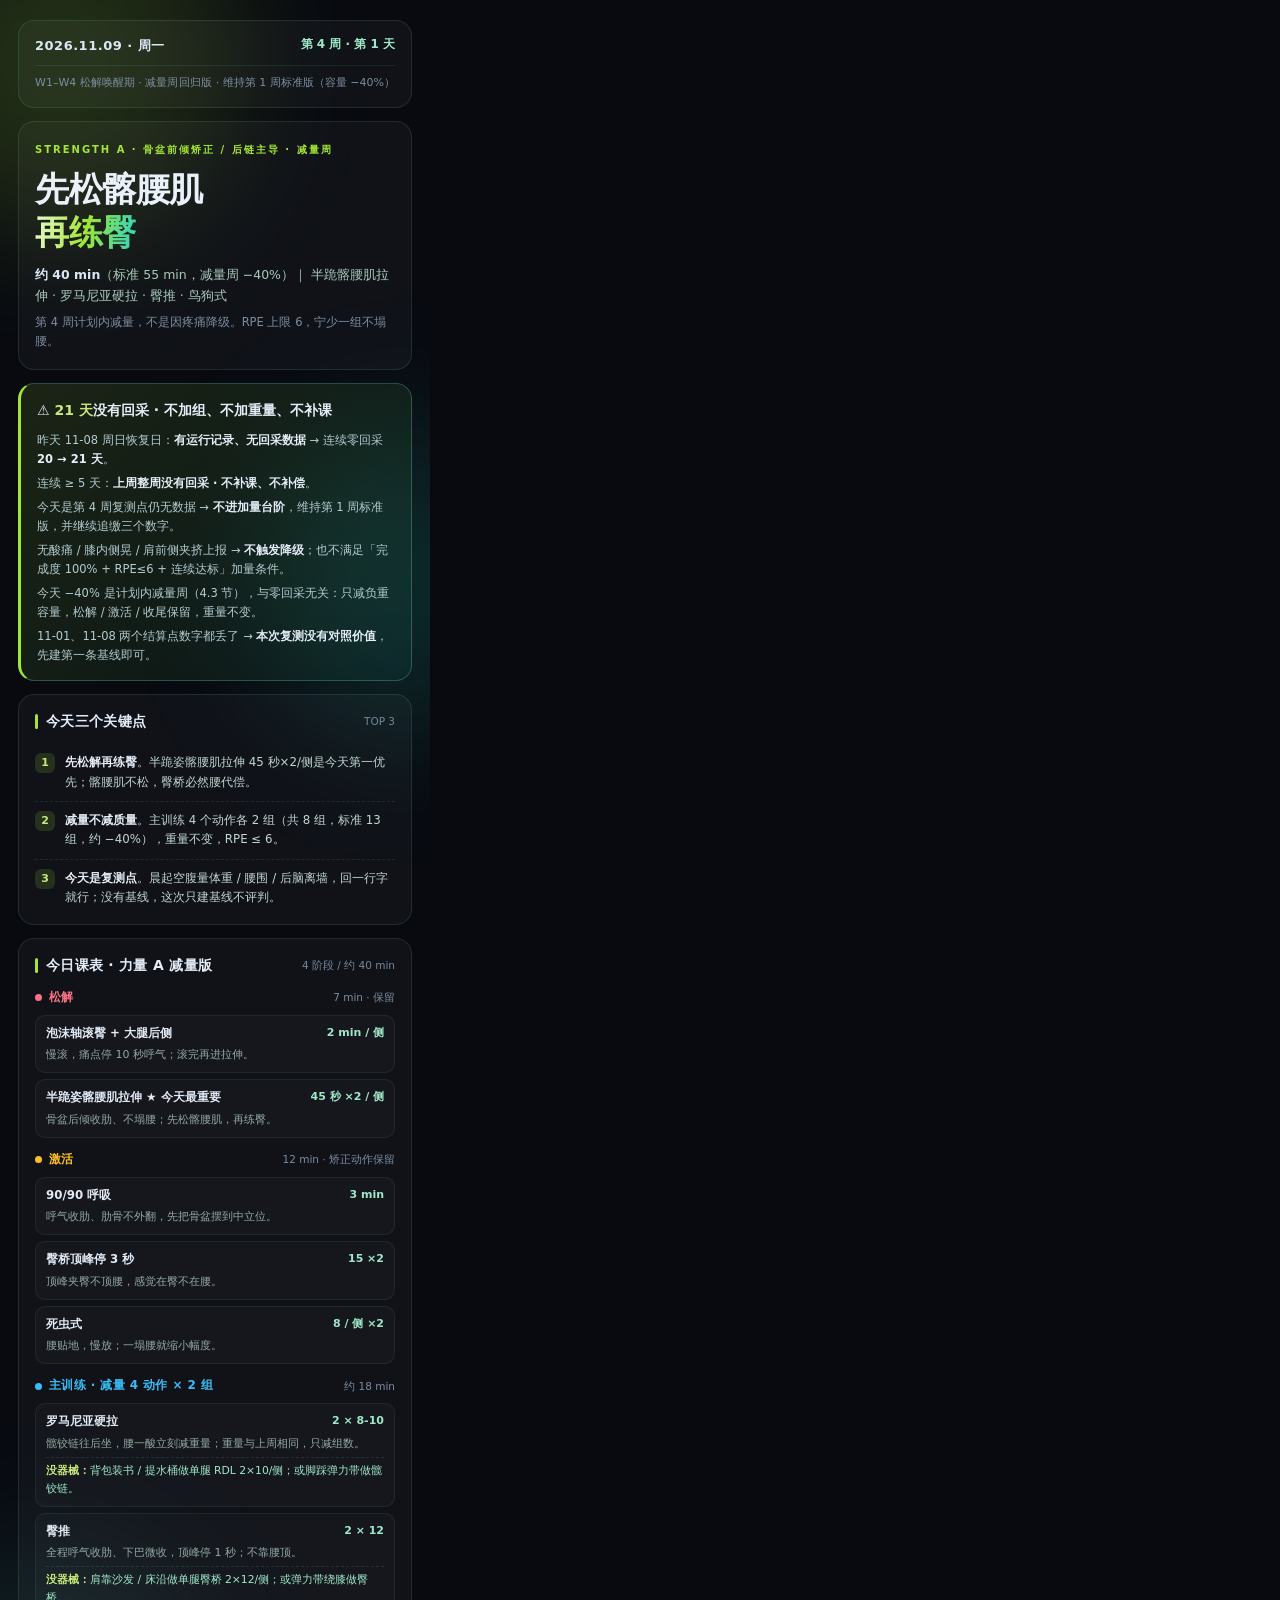
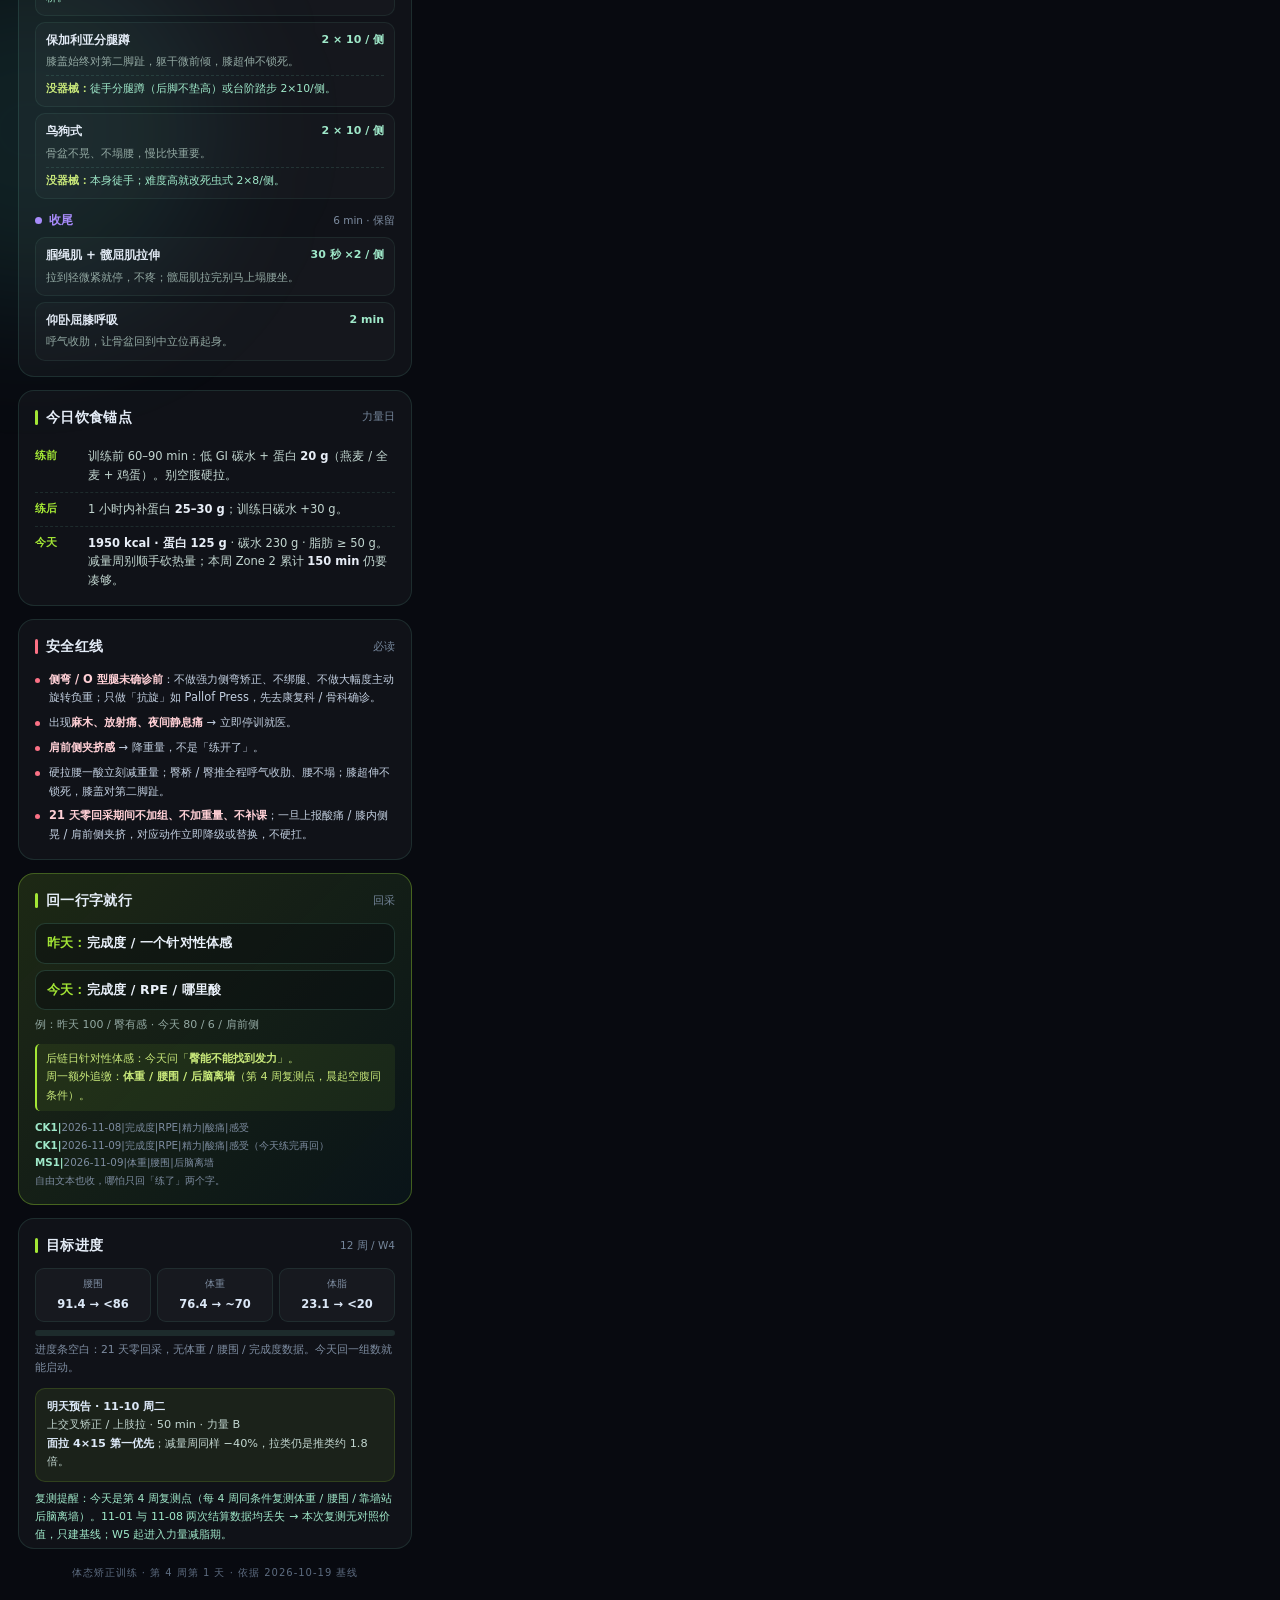
<file: posters/poster-1109.html>
<!DOCTYPE html>
<html lang="zh-CN">
<head>
<meta charset="UTF-8">
<title>体态矫正训练 · 2026-11-09</title>
<style>
  * { box-sizing: border-box; }
  html, body { margin: 0; padding: 0; }
  body {
    width: 430px;
    background: #080a10;
    color: #e8eef7;
    font-family: "PingFang SC", "Microsoft YaHei", "Segoe UI", system-ui, sans-serif;
    font-size: 12.5px;
    line-height: 1.65;
    -webkit-font-smoothing: antialiased;
  }
  .wrap { position: relative; width: 430px; overflow: hidden; padding: 0 0 30px; }
  .glow { position: absolute; border-radius: 50%; filter: blur(70px); pointer-events: none; z-index: 0; }
  .g1 { width: 340px; height: 340px; top: -110px; left: -110px; background: rgba(163,230,53,.17); }
  .g2 { width: 300px; height: 300px; top: 430px; right: -130px; background: rgba(45,212,191,.15); }
  .g3 { width: 360px; height: 360px; top: 1550px; left: -150px; background: rgba(94,234,212,.10); }
  .inner { position: relative; z-index: 1; padding: 20px 18px 0; }
  .card {
    background: rgba(255,255,255,.035);
    border: 1px solid rgba(120,220,190,.13);
    border-radius: 16px;
    padding: 15px 16px;
    margin-bottom: 13px;
  }
  .topbar { display: flex; justify-content: space-between; align-items: flex-start; margin-bottom: 3px; }
  .tb-date { font-size: 13px; font-weight: 750; letter-spacing: .5px; color: #dce8f7; }
  .tb-week { font-size: 12px; font-weight: 700; color: #9fe8c9; text-align: right; }
  .tb-sub { display: flex; justify-content: space-between; font-size: 11px; color: #7d8ca0; border-top: 1px solid rgba(120,220,190,.10); padding-top: 8px; margin-top: 9px; }
  .chip { display: inline-block; padding: 2px 9px; border-radius: 20px; font-size: 10.5px; font-weight: 700; letter-spacing: .4px; }
  .chip-lime { background: rgba(163,230,53,.14); color: #c8e87a; border: 1px solid rgba(163,230,53,.32); }
  .chip-warn { background: rgba(251,191,36,.12); color: #f4c95d; border: 1px solid rgba(251,191,36,.30); }

  .hero { padding: 20px 16px 18px; margin-bottom: 13px; }
  .tag { font-size: 10px; letter-spacing: 2px; font-weight: 800; color: #a3e635; margin-bottom: 10px; }
  h1 { margin: 0; font-size: 34px; line-height: 1.25; font-weight: 850; letter-spacing: -.5px; color: #eaf1fa; }
  h1 .grad { background: linear-gradient(100deg,#eafbd0 0%,#a3e635 48%,#2dd4bf 100%); -webkit-background-clip: text; background-clip: text; color: transparent; }
  .hero-meta { margin-top: 12px; font-size: 12.5px; color: #a9c9bb; }
  .hero-meta b { color: #dce8f7; }
  .hero-note { margin-top: 7px; font-size: 11.5px; color: #7d8ca0; }

  .notice {
    background: linear-gradient(135deg, rgba(163,230,53,.12), rgba(45,212,191,.05));
    border: 1px solid rgba(120,220,190,.26);
    border-left: 3px solid #a3e635;
  }
  .notice h2 { margin: 0 0 9px; font-size: 14px; font-weight: 800; color: #e5edf8; }
  .notice h2 span { color: #c8e87a; }
  .notice p { margin: 0 0 5px; font-size: 11.5px; color: #b3cbd0; }
  .notice p:last-child { margin-bottom: 0; }
  .notice .strike { color: #e5edf8; font-weight: 700; }

  .sect { display: flex; align-items: center; gap: 8px; margin: 0 0 11px; }
  .sect .bar { width: 3px; height: 15px; border-radius: 2px; background: #a3e635; }
  .sect .t { font-size: 14px; font-weight: 800; color: #e5edf8; letter-spacing: .3px; }
  .sect .n { margin-left: auto; font-size: 10.5px; color: #75869b; }

  .kp { display: flex; gap: 10px; padding: 9px 0; border-bottom: 1px dashed rgba(120,220,190,.13); }
  .kp:last-child { border-bottom: 0; padding-bottom: 1px; }
  .kp .num { flex: 0 0 20px; height: 20px; border-radius: 6px; background: rgba(163,230,53,.15); color: #c8e87a; font-size: 11px; font-weight: 800; text-align: center; line-height: 20px; }
  .kp .txt { flex: 1; font-size: 11.8px; color: #c2d6d0; }
  .kp .txt b { color: #e8eef7; }

  .phase { margin-bottom: 12px; }
  .phase:last-child { margin-bottom: 0; }
  .ph-head { display: flex; align-items: center; gap: 7px; margin-bottom: 7px; }
  .ph-dot { width: 7px; height: 7px; border-radius: 50%; }
  .ph-name { font-size: 12px; font-weight: 800; letter-spacing: .4px; }
  .ph-time { margin-left: auto; font-size: 10.5px; color: #7d8ca0; }
  .item { background: rgba(255,255,255,.025); border: 1px solid rgba(120,220,190,.09); border-radius: 10px; padding: 8px 10px; margin-bottom: 6px; }
  .item:last-child { margin-bottom: 0; }
  .it-top { display: flex; justify-content: space-between; gap: 8px; }
  .it-name { font-size: 11.8px; font-weight: 750; color: #e2eaf5; }
  .it-set { font-size: 11px; color: #9fe8c9; white-space: nowrap; font-weight: 700; }
  .it-tip { font-size: 11px; color: #93a9a3; margin-top: 3px; }
  .it-alt { font-size: 10.8px; color: #9fe8c9; margin-top: 4px; padding-top: 4px; border-top: 1px dashed rgba(120,220,190,.14); }
  .it-alt b { color: #c8e87a; }

  .row { display: flex; gap: 9px; padding: 7px 0; border-bottom: 1px dashed rgba(120,220,190,.12); }
  .row:last-child { border-bottom: 0; padding-bottom: 0; }
  .row .k { flex: 0 0 44px; font-size: 11px; font-weight: 800; color: #a3e635; }
  .row .v { flex: 1; font-size: 11.5px; color: #c2d6d0; }
  .row .v b { color: #e8eef7; }

  .red li { font-size: 11.4px; color: #c2cfe0; margin-bottom: 6px; padding-left: 14px; position: relative; list-style: none; }
  .red li:last-child { margin-bottom: 0; }
  .red li::before { content: ""; position: absolute; left: 0; top: 8px; width: 5px; height: 5px; border-radius: 50%; background: #fb7185; }
  .red ul { margin: 0; padding: 0; }
  .red li b { color: #ffd0d6; }

  .fb { background: linear-gradient(135deg, rgba(163,230,53,.14), rgba(45,212,191,.05)); border: 1px solid rgba(163,230,53,.32); }
  .fb .q { background: rgba(8,10,16,.42); border: 1px solid rgba(120,220,190,.18); border-radius: 10px; padding: 9px 11px; margin-bottom: 6px; font-size: 12.5px; font-weight: 750; color: #eaf1fa; letter-spacing: .2px; }
  .fb .q span { color: #a3e635; font-weight: 700; }
  .fb .eg { font-size: 11px; color: #93a9a3; margin: 2px 0 9px; }
  .fb .extra { font-size: 11.3px; color: #c8e87a; background: rgba(163,230,53,.08); border-left: 2px solid #a3e635; padding: 6px 9px; border-radius: 5px; margin-bottom: 8px; }
  .fb .code { font-size: 10.3px; color: #7d8ca0; word-break: break-all; line-height: 1.7; }
  .fb .code b { color: #9fe8c9; }

  .foot { padding-bottom: 4px; }
  .goal { display: flex; justify-content: space-between; gap: 6px; margin-bottom: 8px; }
  .goal > div { flex: 1; background: rgba(255,255,255,.03); border: 1px solid rgba(120,220,190,.10); border-radius: 9px; padding: 7px 6px; text-align: center; }
  .goal .lb { font-size: 10px; color: #7d8ca0; }
  .goal .vl { font-size: 11.5px; font-weight: 800; color: #dce8f7; margin-top: 2px; }
  .pbar { height: 6px; border-radius: 4px; background: rgba(120,220,190,.12); overflow: hidden; margin: 3px 0 5px; }
  .pbar i { display: block; height: 100%; width: 0%; background: linear-gradient(90deg,#a3e635,#2dd4bf); }
  .foot-note { font-size: 10.8px; color: #7d8ca0; }
  .tmr { margin-top: 11px; padding: 9px 11px; border-radius: 10px; background: rgba(163,230,53,.08); border: 1px solid rgba(163,230,53,.16); font-size: 11.3px; color: #c2d6d0; }
  .tmr b { color: #dce8f7; }
  .rt { margin-top: 8px; font-size: 11px; color: #9fe8c9; }
  .sig { text-align: center; font-size: 10px; color: #5d6c80; letter-spacing: 1px; margin-top: 16px; }
</style>
</head>
<body>
<div class="wrap">
  <div class="glow g1"></div><div class="glow g2"></div><div class="glow g3"></div>
  <div class="inner">

    <!-- 1 顶栏 -->
    <div class="card" style="padding:14px 16px;">
      <div class="topbar">
        <div class="tb-date">2026.11.09 · 周一</div>
        <div class="tb-week">第 4 周 · 第 1 天</div>
      </div>
      <div class="tb-sub">
        <span>W1–W4 松解唤醒期 · 减量周</span>
        <span>回归版 · 维持第 1 周标准版（容量 −40%）</span>
      </div>
    </div>

    <!-- 2 Hero -->
    <div class="card hero">
      <div class="tag">STRENGTH A · 骨盆前倾矫正 / 后链主导 · 减量周</div>
      <h1>先松髂腰肌<br><span class="grad">再练臀</span></h1>
      <div class="hero-meta"><b>约 40 min</b>（标准 55 min，减量周 −40%）｜ 半跪髂腰肌拉伸 · 罗马尼亚硬拉 · 臀推 · 鸟狗式</div>
      <div class="hero-note">第 4 周计划内减量，不是因疼痛降级。RPE 上限 6，宁少一组不塌腰。</div>
    </div>

    <!-- 3 提示条 -->
    <div class="card notice">
      <h2>⚠ <span>21 天</span>没有回采 · 不加组、不加重量、不补课</h2>
      <p>昨天 11-08 周日恢复日：<span class="strike">有运行记录、无回采数据</span> → 连续零回采 <span class="strike">20 → 21 天</span>。</p>
      <p>连续 ≥ 5 天：<span class="strike">上周整周没有回采 · 不补课、不补偿</span>。</p>
      <p>今天是第 4 周复测点仍无数据 → <span class="strike">不进加量台阶</span>，维持第 1 周标准版，并继续追缴三个数字。</p>
      <p>无酸痛 / 膝内侧晃 / 肩前侧夹挤上报 → <span class="strike">不触发降级</span>；也不满足「完成度 100% + RPE≤6 + 连续达标」加量条件。</p>
      <p>今天 −40% 是计划内减量周（4.3 节），与零回采无关：只减负重容量，松解 / 激活 / 收尾保留，重量不变。</p>
      <p>11-01、11-08 两个结算点数字都丢了 → <span class="strike">本次复测没有对照价值</span>，先建第一条基线即可。</p>
    </div>

    <!-- 4 三个关键点 -->
    <div class="card">
      <div class="sect"><div class="bar"></div><div class="t">今天三个关键点</div><div class="n">TOP 3</div></div>
      <div class="kp"><div class="num">1</div><div class="txt"><b>先松解再练臀</b>。半跪姿髂腰肌拉伸 45 秒×2/侧是今天第一优先；髂腰肌不松，臀桥必然腰代偿。</div></div>
      <div class="kp"><div class="num">2</div><div class="txt"><b>减量不减质量</b>。主训练 4 个动作各 2 组（共 8 组，标准 13 组，约 −40%），重量不变，RPE ≤ 6。</div></div>
      <div class="kp"><div class="num">3</div><div class="txt"><b>今天是复测点</b>。晨起空腹量体重 / 腰围 / 后脑离墙，回一行字就行；没有基线，这次只建基线不评判。</div></div>
    </div>

    <!-- 5 四阶段课表 -->
    <div class="card">
      <div class="sect"><div class="bar"></div><div class="t">今日课表 · 力量 A 减量版</div><div class="n">4 阶段 / 约 40 min</div></div>

      <div class="phase">
        <div class="ph-head"><div class="ph-dot" style="background:#fb7185"></div><div class="ph-name" style="color:#fb7185">松解</div><div class="ph-time">7 min · 保留</div></div>
        <div class="item"><div class="it-top"><div class="it-name">泡沫轴滚臀 + 大腿后侧</div><div class="it-set">2 min / 侧</div></div><div class="it-tip">慢滚，痛点停 10 秒呼气；滚完再进拉伸。</div></div>
        <div class="item"><div class="it-top"><div class="it-name">半跪姿髂腰肌拉伸 ★ 今天最重要</div><div class="it-set">45 秒 ×2 / 侧</div></div><div class="it-tip">骨盆后倾收肋、不塌腰；先松髂腰肌，再练臀。</div></div>
      </div>

      <div class="phase">
        <div class="ph-head"><div class="ph-dot" style="background:#fbbf24"></div><div class="ph-name" style="color:#fbbf24">激活</div><div class="ph-time">12 min · 矫正动作保留</div></div>
        <div class="item"><div class="it-top"><div class="it-name">90/90 呼吸</div><div class="it-set">3 min</div></div><div class="it-tip">呼气收肋、肋骨不外翻，先把骨盆摆到中立位。</div></div>
        <div class="item"><div class="it-top"><div class="it-name">臀桥顶峰停 3 秒</div><div class="it-set">15 ×2</div></div><div class="it-tip">顶峰夹臀不顶腰，感觉在臀不在腰。</div></div>
        <div class="item"><div class="it-top"><div class="it-name">死虫式</div><div class="it-set">8 / 侧 ×2</div></div><div class="it-tip">腰贴地，慢放；一塌腰就缩小幅度。</div></div>
      </div>

      <div class="phase">
        <div class="ph-head"><div class="ph-dot" style="background:#38bdf8"></div><div class="ph-name" style="color:#38bdf8">主训练 · 减量 4 动作 × 2 组</div><div class="ph-time">约 18 min</div></div>
        <div class="item">
          <div class="it-top"><div class="it-name">罗马尼亚硬拉</div><div class="it-set">2 × 8-10</div></div>
          <div class="it-tip">髋铰链往后坐，腰一酸立刻减重量；重量与上周相同，只减组数。</div>
          <div class="it-alt"><b>没器械：</b>背包装书 / 提水桶做单腿 RDL 2×10/侧；或脚踩弹力带做髋铰链。</div>
        </div>
        <div class="item">
          <div class="it-top"><div class="it-name">臀推</div><div class="it-set">2 × 12</div></div>
          <div class="it-tip">全程呼气收肋、下巴微收，顶峰停 1 秒；不靠腰顶。</div>
          <div class="it-alt"><b>没器械：</b>肩靠沙发 / 床沿做单腿臀桥 2×12/侧；或弹力带绕膝做臀桥。</div>
        </div>
        <div class="item">
          <div class="it-top"><div class="it-name">保加利亚分腿蹲</div><div class="it-set">2 × 10 / 侧</div></div>
          <div class="it-tip">膝盖始终对第二脚趾，躯干微前倾，膝超伸不锁死。</div>
          <div class="it-alt"><b>没器械：</b>徒手分腿蹲（后脚不垫高）或台阶踏步 2×10/侧。</div>
        </div>
        <div class="item">
          <div class="it-top"><div class="it-name">鸟狗式</div><div class="it-set">2 × 10 / 侧</div></div>
          <div class="it-tip">骨盆不晃、不塌腰，慢比快重要。</div>
          <div class="it-alt"><b>没器械：</b>本身徒手；难度高就改死虫式 2×8/侧。</div>
        </div>
      </div>

      <div class="phase">
        <div class="ph-head"><div class="ph-dot" style="background:#a78bfa"></div><div class="ph-name" style="color:#a78bfa">收尾</div><div class="ph-time">6 min · 保留</div></div>
        <div class="item"><div class="it-top"><div class="it-name">腘绳肌 + 髋屈肌拉伸</div><div class="it-set">30 秒 ×2 / 侧</div></div><div class="it-tip">拉到轻微紧就停，不疼；髋屈肌拉完别马上塌腰坐。</div></div>
        <div class="item"><div class="it-top"><div class="it-name">仰卧屈膝呼吸</div><div class="it-set">2 min</div></div><div class="it-tip">呼气收肋，让骨盆回到中立位再起身。</div></div>
      </div>
    </div>

    <!-- 6 饮食锚点 -->
    <div class="card">
      <div class="sect"><div class="bar"></div><div class="t">今日饮食锚点</div><div class="n">力量日</div></div>
      <div class="row"><div class="k">练前</div><div class="v">训练前 60–90 min：低 GI 碳水 + 蛋白 <b>20 g</b>（燕麦 / 全麦 + 鸡蛋）。别空腹硬拉。</div></div>
      <div class="row"><div class="k">练后</div><div class="v">1 小时内补蛋白 <b>25–30 g</b>；训练日碳水 +30 g。</div></div>
      <div class="row"><div class="k">今天</div><div class="v"><b>1950 kcal · 蛋白 125 g</b> · 碳水 230 g · 脂肪 ≥ 50 g。减量周别顺手砍热量；本周 Zone 2 累计 <b>150 min</b> 仍要凑够。</div></div>
    </div>

    <!-- 7 安全红线 -->
    <div class="card red">
      <div class="sect"><div class="bar" style="background:#fb7185"></div><div class="t">安全红线</div><div class="n">必读</div></div>
      <ul>
        <li><b>侧弯 / O 型腿未确诊前</b>：不做强力侧弯矫正、不绑腿、不做大幅度主动旋转负重；只做「抗旋」如 Pallof Press，先去康复科 / 骨科确诊。</li>
        <li>出现<b>麻木、放射痛、夜间静息痛</b> → 立即停训就医。</li>
        <li><b>肩前侧夹挤感</b> → 降重量，不是「练开了」。</li>
        <li>硬拉腰一酸立刻减重量；臀桥 / 臀推全程呼气收肋、腰不塌；膝超伸不锁死，膝盖对第二脚趾。</li>
        <li><b>21 天零回采期间不加组、不加重量、不补课</b>；一旦上报酸痛 / 膝内侧晃 / 肩前侧夹挤，对应动作立即降级或替换，不硬扛。</li>
      </ul>
    </div>

    <!-- 8 回采提问 -->
    <div class="card fb">
      <div class="sect"><div class="bar"></div><div class="t">回一行字就行</div><div class="n">回采</div></div>
      <div class="q"><span>昨天：</span>完成度 / 一个针对性体感</div>
      <div class="q"><span>今天：</span>完成度 / RPE / 哪里酸</div>
      <div class="eg">例：昨天 100 / 臀有感 · 今天 80 / 6 / 肩前侧</div>
      <div class="extra">后链日针对性体感：今天问「<b>臀能不能找到发力</b>」。<br>周一额外追缴：<b>体重 / 腰围 / 后脑离墙</b>（第 4 周复测点，晨起空腹同条件）。</div>
      <div class="code"><b>CK1|</b>2026-11-08|完成度|RPE|精力|酸痛|感受<br><b>CK1|</b>2026-11-09|完成度|RPE|精力|酸痛|感受（今天练完再回）<br><b>MS1|</b>2026-11-09|体重|腰围|后脑离墙<br>自由文本也收，哪怕只回「练了」两个字。</div>
    </div>

    <!-- 9 页脚 -->
    <div class="card foot">
      <div class="sect"><div class="bar"></div><div class="t">目标进度</div><div class="n">12 周 / W4</div></div>
      <div class="goal">
        <div><div class="lb">腰围</div><div class="vl">91.4 → &lt;86</div></div>
        <div><div class="lb">体重</div><div class="vl">76.4 → ~70</div></div>
        <div><div class="lb">体脂</div><div class="vl">23.1 → &lt;20</div></div>
      </div>
      <div class="pbar"><i></i></div>
      <div class="foot-note">进度条空白：21 天零回采，无体重 / 腰围 / 完成度数据。今天回一组数就能启动。</div>
      <div class="tmr"><b>明天预告 · 11-10 周二</b><br>上交叉矫正 / 上肢拉 · 50 min · 力量 B<br><b>面拉 4×15 第一优先</b>；减量周同样 −40%，拉类仍是推类约 1.8 倍。</div>
      <div class="rt">复测提醒：今天是第 4 周复测点（每 4 周同条件复测体重 / 腰围 / 靠墙站后脑离墙）。11-01 与 11-08 两次结算数据均丢失 → 本次复测无对照价值，只建基线；W5 起进入力量减脂期。</div>
    </div>

    <div class="sig">体态矫正训练 · 第 4 周第 1 天 · 依据 2026-10-19 基线</div>
  </div>
</div>
</body>
</html>
</file>
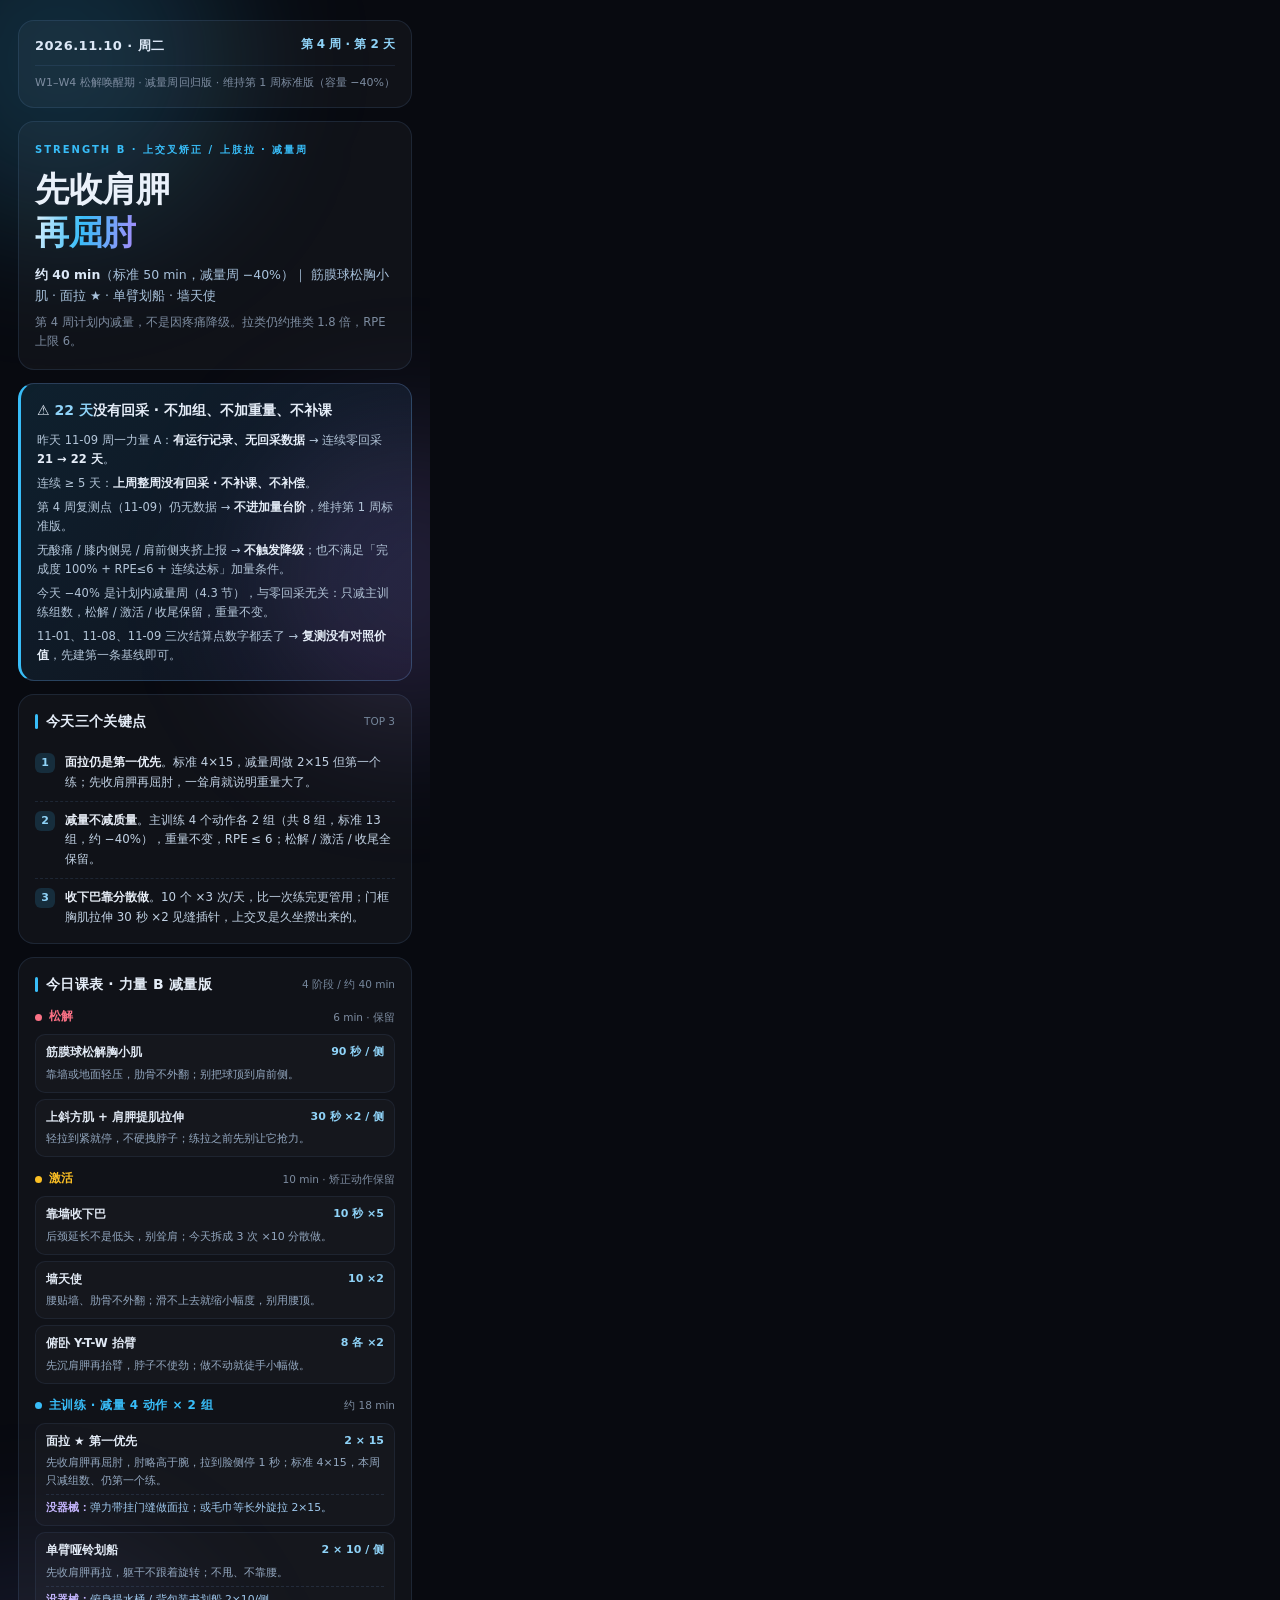
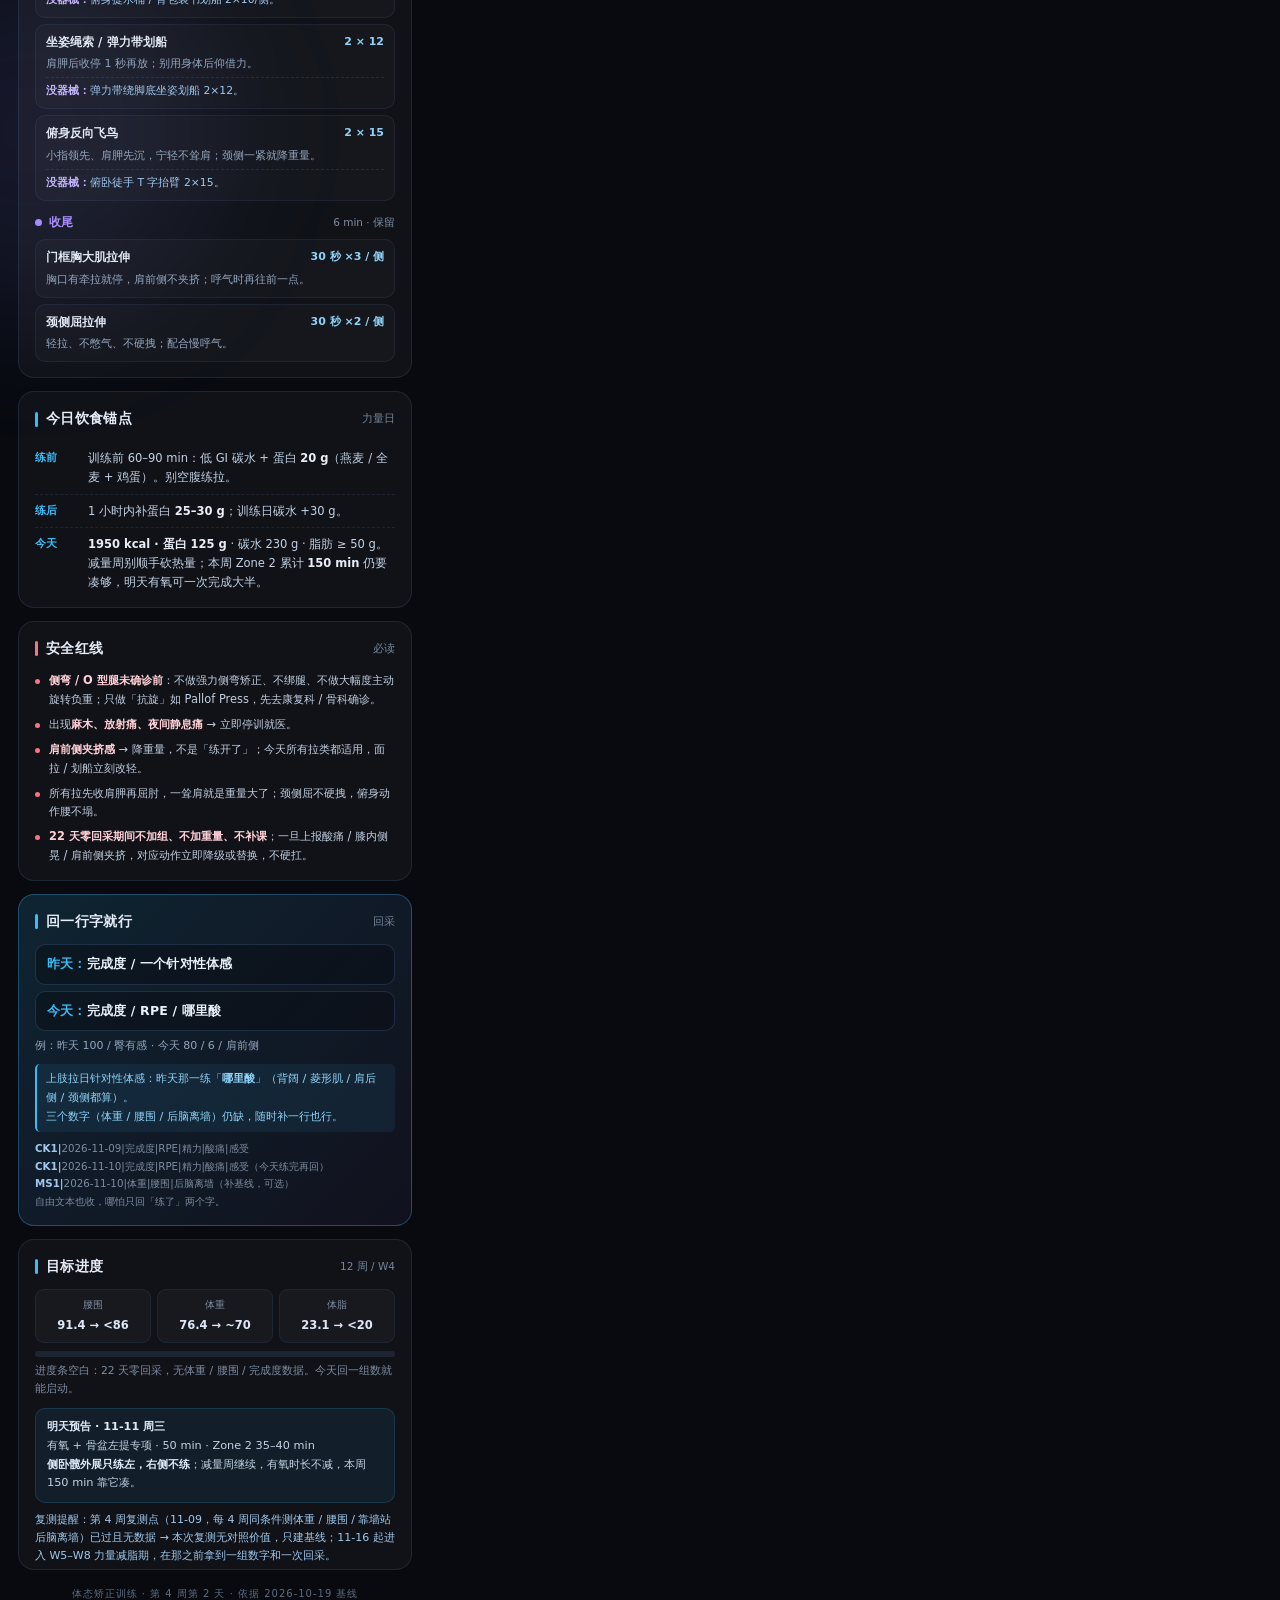
<file: posters/poster-1110.html>
<!DOCTYPE html>
<html lang="zh-CN">
<head>
<meta charset="UTF-8">
<title>体态矫正训练 · 2026-11-10</title>
<style>
  * { box-sizing: border-box; }
  html, body { margin: 0; padding: 0; }
  body {
    width: 430px;
    background: #080a10;
    color: #e8eef7;
    font-family: "PingFang SC", "Microsoft YaHei", "Segoe UI", system-ui, sans-serif;
    font-size: 12.5px;
    line-height: 1.65;
    -webkit-font-smoothing: antialiased;
  }
  .wrap { position: relative; width: 430px; overflow: hidden; padding: 0 0 30px; }
  .glow { position: absolute; border-radius: 50%; filter: blur(70px); pointer-events: none; z-index: 0; }
  .g1 { width: 340px; height: 340px; top: -110px; left: -110px; background: rgba(56,189,248,.18); }
  .g2 { width: 300px; height: 300px; top: 430px; right: -130px; background: rgba(167,139,250,.16); }
  .g3 { width: 360px; height: 360px; top: 1550px; left: -150px; background: rgba(129,140,248,.11); }
  .inner { position: relative; z-index: 1; padding: 20px 18px 0; }
  .card {
    background: rgba(255,255,255,.035);
    border: 1px solid rgba(120,170,240,.13);
    border-radius: 16px;
    padding: 15px 16px;
    margin-bottom: 13px;
  }
  .topbar { display: flex; justify-content: space-between; align-items: flex-start; margin-bottom: 3px; }
  .tb-date { font-size: 13px; font-weight: 750; letter-spacing: .5px; color: #dce8f7; }
  .tb-week { font-size: 12px; font-weight: 700; color: #8fd3f8; text-align: right; }
  .tb-sub { display: flex; justify-content: space-between; font-size: 11px; color: #7d8ca0; border-top: 1px solid rgba(120,170,240,.10); padding-top: 8px; margin-top: 9px; }
  .chip { display: inline-block; padding: 2px 9px; border-radius: 20px; font-size: 10.5px; font-weight: 700; letter-spacing: .4px; }

  .hero { padding: 20px 16px 18px; margin-bottom: 13px; }
  .tag { font-size: 10px; letter-spacing: 2px; font-weight: 800; color: #38bdf8; margin-bottom: 10px; }
  h1 { margin: 0; font-size: 34px; line-height: 1.25; font-weight: 850; letter-spacing: -.5px; color: #eaf1fa; }
  h1 .grad { background: linear-gradient(100deg,#e0f2fe 0%,#38bdf8 46%,#a78bfa 100%); -webkit-background-clip: text; background-clip: text; color: transparent; }
  .hero-meta { margin-top: 12px; font-size: 12.5px; color: #a8c2dc; }
  .hero-meta b { color: #dce8f7; }
  .hero-note { margin-top: 7px; font-size: 11.5px; color: #7d8ca0; }

  .notice {
    background: linear-gradient(135deg, rgba(56,189,248,.13), rgba(167,139,250,.06));
    border: 1px solid rgba(120,170,240,.26);
    border-left: 3px solid #38bdf8;
  }
  .notice h2 { margin: 0 0 9px; font-size: 14px; font-weight: 800; color: #e5edf8; }
  .notice h2 span { color: #8fd3f8; }
  .notice p { margin: 0 0 5px; font-size: 11.5px; color: #b3c5d8; }
  .notice p:last-child { margin-bottom: 0; }
  .notice .strike { color: #e5edf8; font-weight: 700; }

  .sect { display: flex; align-items: center; gap: 8px; margin: 0 0 11px; }
  .sect .bar { width: 3px; height: 15px; border-radius: 2px; background: #38bdf8; }
  .sect .t { font-size: 14px; font-weight: 800; color: #e5edf8; letter-spacing: .3px; }
  .sect .n { margin-left: auto; font-size: 10.5px; color: #75869b; }

  .kp { display: flex; gap: 10px; padding: 9px 0; border-bottom: 1px dashed rgba(120,170,240,.13); }
  .kp:last-child { border-bottom: 0; padding-bottom: 1px; }
  .kp .num { flex: 0 0 20px; height: 20px; border-radius: 6px; background: rgba(56,189,248,.16); color: #8fd3f8; font-size: 11px; font-weight: 800; text-align: center; line-height: 20px; }
  .kp .txt { flex: 1; font-size: 11.8px; color: #c2d2e4; }
  .kp .txt b { color: #e8eef7; }

  .phase { margin-bottom: 12px; }
  .phase:last-child { margin-bottom: 0; }
  .ph-head { display: flex; align-items: center; gap: 7px; margin-bottom: 7px; }
  .ph-dot { width: 7px; height: 7px; border-radius: 50%; }
  .ph-name { font-size: 12px; font-weight: 800; letter-spacing: .4px; }
  .ph-time { margin-left: auto; font-size: 10.5px; color: #7d8ca0; }
  .item { background: rgba(255,255,255,.025); border: 1px solid rgba(120,170,240,.09); border-radius: 10px; padding: 8px 10px; margin-bottom: 6px; }
  .item:last-child { margin-bottom: 0; }
  .it-top { display: flex; justify-content: space-between; gap: 8px; }
  .it-name { font-size: 11.8px; font-weight: 750; color: #e2eaf5; }
  .it-set { font-size: 11px; color: #8fd3f8; white-space: nowrap; font-weight: 700; }
  .it-tip { font-size: 11px; color: #93a7bf; margin-top: 3px; }
  .it-alt { font-size: 10.8px; color: #9fc9ee; margin-top: 4px; padding-top: 4px; border-top: 1px dashed rgba(120,170,240,.14); }
  .it-alt b { color: #c4b5fd; }

  .row { display: flex; gap: 9px; padding: 7px 0; border-bottom: 1px dashed rgba(120,170,240,.12); }
  .row:last-child { border-bottom: 0; padding-bottom: 0; }
  .row .k { flex: 0 0 44px; font-size: 11px; font-weight: 800; color: #38bdf8; }
  .row .v { flex: 1; font-size: 11.5px; color: #c2d2e4; }
  .row .v b { color: #e8eef7; }

  .red li { font-size: 11.4px; color: #c2cfe0; margin-bottom: 6px; padding-left: 14px; position: relative; list-style: none; }
  .red li:last-child { margin-bottom: 0; }
  .red li::before { content: ""; position: absolute; left: 0; top: 8px; width: 5px; height: 5px; border-radius: 50%; background: #fb7185; }
  .red ul { margin: 0; padding: 0; }
  .red li b { color: #ffd0d6; }

  .fb { background: linear-gradient(135deg, rgba(56,189,248,.15), rgba(167,139,250,.06)); border: 1px solid rgba(56,189,248,.32); }
  .fb .q { background: rgba(8,10,16,.42); border: 1px solid rgba(120,170,240,.18); border-radius: 10px; padding: 9px 11px; margin-bottom: 6px; font-size: 12.5px; font-weight: 750; color: #eaf1fa; letter-spacing: .2px; }
  .fb .q span { color: #38bdf8; font-weight: 700; }
  .fb .eg { font-size: 11px; color: #93a7bf; margin: 2px 0 9px; }
  .fb .extra { font-size: 11.3px; color: #8fd3f8; background: rgba(56,189,248,.08); border-left: 2px solid #38bdf8; padding: 6px 9px; border-radius: 5px; margin-bottom: 8px; }
  .fb .code { font-size: 10.3px; color: #7d8ca0; word-break: break-all; line-height: 1.7; }
  .fb .code b { color: #9fc9ee; }

  .foot { padding-bottom: 4px; }
  .goal { display: flex; justify-content: space-between; gap: 6px; margin-bottom: 8px; }
  .goal > div { flex: 1; background: rgba(255,255,255,.03); border: 1px solid rgba(120,170,240,.10); border-radius: 9px; padding: 7px 6px; text-align: center; }
  .goal .lb { font-size: 10px; color: #7d8ca0; }
  .goal .vl { font-size: 11.5px; font-weight: 800; color: #dce8f7; margin-top: 2px; }
  .pbar { height: 6px; border-radius: 4px; background: rgba(120,170,240,.12); overflow: hidden; margin: 3px 0 5px; }
  .pbar i { display: block; height: 100%; width: 0%; background: linear-gradient(90deg,#38bdf8,#a78bfa); }
  .foot-note { font-size: 10.8px; color: #7d8ca0; }
  .tmr { margin-top: 11px; padding: 9px 11px; border-radius: 10px; background: rgba(56,189,248,.08); border: 1px solid rgba(56,189,248,.16); font-size: 11.3px; color: #c2d2e4; }
  .tmr b { color: #dce8f7; }
  .rt { margin-top: 8px; font-size: 11px; color: #9fc9ee; }
  .sig { text-align: center; font-size: 10px; color: #5d6c80; letter-spacing: 1px; margin-top: 16px; }
</style>
</head>
<body>
<div class="wrap">
  <div class="glow g1"></div><div class="glow g2"></div><div class="glow g3"></div>
  <div class="inner">

    <!-- 1 顶栏 -->
    <div class="card" style="padding:14px 16px;">
      <div class="topbar">
        <div class="tb-date">2026.11.10 · 周二</div>
        <div class="tb-week">第 4 周 · 第 2 天</div>
      </div>
      <div class="tb-sub">
        <span>W1–W4 松解唤醒期 · 减量周</span>
        <span>回归版 · 维持第 1 周标准版（容量 −40%）</span>
      </div>
    </div>

    <!-- 2 Hero -->
    <div class="card hero">
      <div class="tag">STRENGTH B · 上交叉矫正 / 上肢拉 · 减量周</div>
      <h1>先收肩胛<br><span class="grad">再屈肘</span></h1>
      <div class="hero-meta"><b>约 40 min</b>（标准 50 min，减量周 −40%）｜ 筋膜球松胸小肌 · 面拉 ★ · 单臂划船 · 墙天使</div>
      <div class="hero-note">第 4 周计划内减量，不是因疼痛降级。拉类仍约推类 1.8 倍，RPE 上限 6。</div>
    </div>

    <!-- 3 提示条 -->
    <div class="card notice">
      <h2>⚠ <span>22 天</span>没有回采 · 不加组、不加重量、不补课</h2>
      <p>昨天 11-09 周一力量 A：<span class="strike">有运行记录、无回采数据</span> → 连续零回采 <span class="strike">21 → 22 天</span>。</p>
      <p>连续 ≥ 5 天：<span class="strike">上周整周没有回采 · 不补课、不补偿</span>。</p>
      <p>第 4 周复测点（11-09）仍无数据 → <span class="strike">不进加量台阶</span>，维持第 1 周标准版。</p>
      <p>无酸痛 / 膝内侧晃 / 肩前侧夹挤上报 → <span class="strike">不触发降级</span>；也不满足「完成度 100% + RPE≤6 + 连续达标」加量条件。</p>
      <p>今天 −40% 是计划内减量周（4.3 节），与零回采无关：只减主训练组数，松解 / 激活 / 收尾保留，重量不变。</p>
      <p>11-01、11-08、11-09 三次结算点数字都丢了 → <span class="strike">复测没有对照价值</span>，先建第一条基线即可。</p>
    </div>

    <!-- 4 三个关键点 -->
    <div class="card">
      <div class="sect"><div class="bar"></div><div class="t">今天三个关键点</div><div class="n">TOP 3</div></div>
      <div class="kp"><div class="num">1</div><div class="txt"><b>面拉仍是第一优先</b>。标准 4×15，减量周做 2×15 但第一个练；先收肩胛再屈肘，一耸肩就说明重量大了。</div></div>
      <div class="kp"><div class="num">2</div><div class="txt"><b>减量不减质量</b>。主训练 4 个动作各 2 组（共 8 组，标准 13 组，约 −40%），重量不变，RPE ≤ 6；松解 / 激活 / 收尾全保留。</div></div>
      <div class="kp"><div class="num">3</div><div class="txt"><b>收下巴靠分散做</b>。10 个 ×3 次/天，比一次练完更管用；门框胸肌拉伸 30 秒 ×2 见缝插针，上交叉是久坐攒出来的。</div></div>
    </div>

    <!-- 5 四阶段课表 -->
    <div class="card">
      <div class="sect"><div class="bar"></div><div class="t">今日课表 · 力量 B 减量版</div><div class="n">4 阶段 / 约 40 min</div></div>

      <div class="phase">
        <div class="ph-head"><div class="ph-dot" style="background:#fb7185"></div><div class="ph-name" style="color:#fb7185">松解</div><div class="ph-time">6 min · 保留</div></div>
        <div class="item"><div class="it-top"><div class="it-name">筋膜球松解胸小肌</div><div class="it-set">90 秒 / 侧</div></div><div class="it-tip">靠墙或地面轻压，肋骨不外翻；别把球顶到肩前侧。</div></div>
        <div class="item"><div class="it-top"><div class="it-name">上斜方肌 + 肩胛提肌拉伸</div><div class="it-set">30 秒 ×2 / 侧</div></div><div class="it-tip">轻拉到紧就停，不硬拽脖子；练拉之前先别让它抢力。</div></div>
      </div>

      <div class="phase">
        <div class="ph-head"><div class="ph-dot" style="background:#fbbf24"></div><div class="ph-name" style="color:#fbbf24">激活</div><div class="ph-time">10 min · 矫正动作保留</div></div>
        <div class="item"><div class="it-top"><div class="it-name">靠墙收下巴</div><div class="it-set">10 秒 ×5</div></div><div class="it-tip">后颈延长不是低头，别耸肩；今天拆成 3 次 ×10 分散做。</div></div>
        <div class="item"><div class="it-top"><div class="it-name">墙天使</div><div class="it-set">10 ×2</div></div><div class="it-tip">腰贴墙、肋骨不外翻；滑不上去就缩小幅度，别用腰顶。</div></div>
        <div class="item"><div class="it-top"><div class="it-name">俯卧 Y-T-W 抬臂</div><div class="it-set">8 各 ×2</div></div><div class="it-tip">先沉肩胛再抬臂，脖子不使劲；做不动就徒手小幅做。</div></div>
      </div>

      <div class="phase">
        <div class="ph-head"><div class="ph-dot" style="background:#38bdf8"></div><div class="ph-name" style="color:#38bdf8">主训练 · 减量 4 动作 × 2 组</div><div class="ph-time">约 18 min</div></div>
        <div class="item">
          <div class="it-top"><div class="it-name">面拉 ★ 第一优先</div><div class="it-set">2 × 15</div></div>
          <div class="it-tip">先收肩胛再屈肘，肘略高于腕，拉到脸侧停 1 秒；标准 4×15，本周只减组数、仍第一个练。</div>
          <div class="it-alt"><b>没器械：</b>弹力带挂门缝做面拉；或毛巾等长外旋拉 2×15。</div>
        </div>
        <div class="item">
          <div class="it-top"><div class="it-name">单臂哑铃划船</div><div class="it-set">2 × 10 / 侧</div></div>
          <div class="it-tip">先收肩胛再拉，躯干不跟着旋转；不甩、不靠腰。</div>
          <div class="it-alt"><b>没器械：</b>俯身提水桶 / 背包装书划船 2×10/侧。</div>
        </div>
        <div class="item">
          <div class="it-top"><div class="it-name">坐姿绳索 / 弹力带划船</div><div class="it-set">2 × 12</div></div>
          <div class="it-tip">肩胛后收停 1 秒再放；别用身体后仰借力。</div>
          <div class="it-alt"><b>没器械：</b>弹力带绕脚底坐姿划船 2×12。</div>
        </div>
        <div class="item">
          <div class="it-top"><div class="it-name">俯身反向飞鸟</div><div class="it-set">2 × 15</div></div>
          <div class="it-tip">小指领先、肩胛先沉，宁轻不耸肩；颈侧一紧就降重量。</div>
          <div class="it-alt"><b>没器械：</b>俯卧徒手 T 字抬臂 2×15。</div>
        </div>
      </div>

      <div class="phase">
        <div class="ph-head"><div class="ph-dot" style="background:#a78bfa"></div><div class="ph-name" style="color:#a78bfa">收尾</div><div class="ph-time">6 min · 保留</div></div>
        <div class="item"><div class="it-top"><div class="it-name">门框胸大肌拉伸</div><div class="it-set">30 秒 ×3 / 侧</div></div><div class="it-tip">胸口有牵拉就停，肩前侧不夹挤；呼气时再往前一点。</div></div>
        <div class="item"><div class="it-top"><div class="it-name">颈侧屈拉伸</div><div class="it-set">30 秒 ×2 / 侧</div></div><div class="it-tip">轻拉、不憋气、不硬拽；配合慢呼气。</div></div>
      </div>
    </div>

    <!-- 6 饮食锚点 -->
    <div class="card">
      <div class="sect"><div class="bar"></div><div class="t">今日饮食锚点</div><div class="n">力量日</div></div>
      <div class="row"><div class="k">练前</div><div class="v">训练前 60–90 min：低 GI 碳水 + 蛋白 <b>20 g</b>（燕麦 / 全麦 + 鸡蛋）。别空腹练拉。</div></div>
      <div class="row"><div class="k">练后</div><div class="v">1 小时内补蛋白 <b>25–30 g</b>；训练日碳水 +30 g。</div></div>
      <div class="row"><div class="k">今天</div><div class="v"><b>1950 kcal · 蛋白 125 g</b> · 碳水 230 g · 脂肪 ≥ 50 g。减量周别顺手砍热量；本周 Zone 2 累计 <b>150 min</b> 仍要凑够，明天有氧可一次完成大半。</div></div>
    </div>

    <!-- 7 安全红线 -->
    <div class="card red">
      <div class="sect"><div class="bar" style="background:#fb7185"></div><div class="t">安全红线</div><div class="n">必读</div></div>
      <ul>
        <li><b>侧弯 / O 型腿未确诊前</b>：不做强力侧弯矫正、不绑腿、不做大幅度主动旋转负重；只做「抗旋」如 Pallof Press，先去康复科 / 骨科确诊。</li>
        <li>出现<b>麻木、放射痛、夜间静息痛</b> → 立即停训就医。</li>
        <li><b>肩前侧夹挤感</b> → 降重量，不是「练开了」；今天所有拉类都适用，面拉 / 划船立刻改轻。</li>
        <li>所有拉先收肩胛再屈肘，一耸肩就是重量大了；颈侧屈不硬拽，俯身动作腰不塌。</li>
        <li><b>22 天零回采期间不加组、不加重量、不补课</b>；一旦上报酸痛 / 膝内侧晃 / 肩前侧夹挤，对应动作立即降级或替换，不硬扛。</li>
      </ul>
    </div>

    <!-- 8 回采提问 -->
    <div class="card fb">
      <div class="sect"><div class="bar"></div><div class="t">回一行字就行</div><div class="n">回采</div></div>
      <div class="q"><span>昨天：</span>完成度 / 一个针对性体感</div>
      <div class="q"><span>今天：</span>完成度 / RPE / 哪里酸</div>
      <div class="eg">例：昨天 100 / 臀有感 · 今天 80 / 6 / 肩前侧</div>
      <div class="extra">上肢拉日针对性体感：昨天那一练「<b>哪里酸</b>」（背阔 / 菱形肌 / 肩后侧 / 颈侧都算）。<br>三个数字（体重 / 腰围 / 后脑离墙）仍缺，随时补一行也行。</div>
      <div class="code"><b>CK1|</b>2026-11-09|完成度|RPE|精力|酸痛|感受<br><b>CK1|</b>2026-11-10|完成度|RPE|精力|酸痛|感受（今天练完再回）<br><b>MS1|</b>2026-11-10|体重|腰围|后脑离墙（补基线，可选）<br>自由文本也收，哪怕只回「练了」两个字。</div>
    </div>

    <!-- 9 页脚 -->
    <div class="card foot">
      <div class="sect"><div class="bar"></div><div class="t">目标进度</div><div class="n">12 周 / W4</div></div>
      <div class="goal">
        <div><div class="lb">腰围</div><div class="vl">91.4 → &lt;86</div></div>
        <div><div class="lb">体重</div><div class="vl">76.4 → ~70</div></div>
        <div><div class="lb">体脂</div><div class="vl">23.1 → &lt;20</div></div>
      </div>
      <div class="pbar"><i></i></div>
      <div class="foot-note">进度条空白：22 天零回采，无体重 / 腰围 / 完成度数据。今天回一组数就能启动。</div>
      <div class="tmr"><b>明天预告 · 11-11 周三</b><br>有氧 + 骨盆左提专项 · 50 min · Zone 2 35–40 min<br><b>侧卧髋外展只练左，右侧不练</b>；减量周继续，有氧时长不减，本周 150 min 靠它凑。</div>
      <div class="rt">复测提醒：第 4 周复测点（11-09，每 4 周同条件测体重 / 腰围 / 靠墙站后脑离墙）已过且无数据 → 本次复测无对照价值，只建基线；11-16 起进入 W5–W8 力量减脂期，在那之前拿到一组数字和一次回采。</div>
    </div>

    <div class="sig">体态矫正训练 · 第 4 周第 2 天 · 依据 2026-10-19 基线</div>
  </div>
</div>
</body>
</html>
</file>
<file: assets/css/styles.css>
@charset "UTF-8";

/* ===========================================================
   体态矫正 12 周训练计划 · 共享样式
   配色沿用每日海报：深底 + 天蓝 / 紫罗兰 / 薄荷 / 珊瑚 / 琥珀
   =========================================================== */

:root {
  --bg: #080a10;
  --bg-soft: #0c111b;
  --card: rgba(255, 255, 255, .035);
  --card-strong: rgba(255, 255, 255, .055);
  --line: rgba(120, 170, 240, .14);
  --line-soft: rgba(120, 170, 240, .09);
  --text: #e8eef7;
  --text-soft: #c2d2e4;
  --muted: #93a7bf;
  --dim: #70839b;
  --sky: #38bdf8;
  --violet: #a78bfa;
  --mint: #2dd4bf;
  --lime: #a3e635;
  --coral: #fb7185;
  --amber: #fbbf24;
  --radius: 16px;
  --radius-sm: 10px;
  --maxw: 1080px;
  --header-h: 66px;
}

* { box-sizing: border-box; }

html {
  scroll-behavior: smooth;
  scroll-padding-top: calc(var(--header-h) + 18px);
  -webkit-text-size-adjust: 100%;
}

body {
  margin: 0;
  background: var(--bg);
  color: var(--text);
  font-family: "PingFang SC", "Microsoft YaHei", "Segoe UI", system-ui, -apple-system, sans-serif;
  font-size: 15px;
  line-height: 1.75;
  -webkit-font-smoothing: antialiased;
  min-height: 100vh;
}

body::before {
  content: "";
  position: fixed;
  inset: 0;
  z-index: -1;
  pointer-events: none;
  background:
    radial-gradient(620px 420px at 8% -6%, rgba(56, 189, 248, .13), transparent 70%),
    radial-gradient(560px 420px at 96% 12%, rgba(167, 139, 250, .11), transparent 70%),
    radial-gradient(700px 520px at 6% 78%, rgba(45, 212, 191, .07), transparent 72%);
}

a { color: var(--sky); text-decoration: none; }
a:hover { color: #7dd3fc; }
img { max-width: 100%; display: block; }
h1, h2, h3, h4 { line-height: 1.35; margin: 0; font-weight: 800; }
p { margin: 0; }
ul, ol { margin: 0; padding-left: 1.15em; }
li + li { margin-top: .4em; }
strong { color: #fff; font-weight: 750; }
code, .mono {
  font-family: "SFMono-Regular", Consolas, "Liberation Mono", monospace;
  font-size: .88em;
}

.wrap { width: min(100% - 48px, var(--maxw)); margin: 0 auto; }

/* ---------- 顶栏与导航 ---------- */
.site-header {
  position: sticky;
  top: 0;
  z-index: 60;
  height: var(--header-h);
  background: rgba(8, 10, 16, .86);
  backdrop-filter: blur(14px);
  -webkit-backdrop-filter: blur(14px);
  border-bottom: 1px solid var(--line);
}
.header-inner {
  height: 100%;
  display: flex;
  align-items: center;
  justify-content: space-between;
  gap: 18px;
}
.brand { display: flex; align-items: center; gap: 10px; color: var(--text); flex: 0 0 auto; }
.brand:hover { color: var(--text); }
.brand-mark {
  width: 30px; height: 30px; border-radius: 9px;
  background: linear-gradient(135deg, var(--sky), var(--violet));
  display: grid; place-items: center;
  color: #06101c; font-weight: 900; font-size: 15px;
  box-shadow: 0 0 18px rgba(56, 189, 248, .28);
}
.brand-txt { font-size: 15px; font-weight: 800; letter-spacing: .3px; }
.brand-sub { font-size: 11px; color: var(--dim); font-weight: 600; display: block; line-height: 1.1; margin-top: 2px; }

.nav { display: flex; align-items: center; gap: 2px; }
.nav a {
  display: block;
  padding: 7px 11px;
  border-radius: 8px;
  font-size: 13px;
  font-weight: 650;
  color: var(--muted);
  white-space: nowrap;
  transition: background .18s, color .18s;
}
.nav a:hover { background: rgba(56, 189, 248, .09); color: var(--text); }
.nav a.active { background: rgba(56, 189, 248, .14); color: #bfe7ff; }

.nav-toggle, .nav-label { display: none; }

/* ---------- 通用区块 ---------- */
.hero { padding: 64px 0 40px; }
.hero.compact { padding: 48px 0 24px; }
.eyebrow {
  display: inline-flex; align-items: center; gap: 8px;
  font-size: 11px; font-weight: 800; letter-spacing: 2.2px;
  color: var(--sky); text-transform: uppercase;
  margin-bottom: 14px;
}
.eyebrow::before { content: ""; width: 18px; height: 2px; background: var(--sky); border-radius: 2px; }
.hero h1 { font-size: clamp(30px, 5vw, 46px); letter-spacing: -.8px; }
.hero h1 .grad {
  background: linear-gradient(100deg, #e0f2fe 0%, var(--sky) 45%, var(--violet) 100%);
  -webkit-background-clip: text; background-clip: text; color: transparent;
}
.lede { margin-top: 18px; max-width: 760px; font-size: 15.5px; color: var(--muted); }
.hero-meta { margin-top: 18px; display: flex; flex-wrap: wrap; gap: 8px; }
.hero-actions { margin-top: 26px; display: flex; flex-wrap: wrap; gap: 10px; }

.btn {
  display: inline-flex; align-items: center; gap: 8px;
  padding: 10px 18px; border-radius: 10px;
  font-size: 13.5px; font-weight: 750;
  border: 1px solid var(--line);
  color: var(--text); background: var(--card);
  transition: transform .16s, border-color .16s, background .16s;
}
.btn:hover { transform: translateY(-1px); color: #fff; border-color: rgba(56, 189, 248, .45); }
.btn.primary {
  background: linear-gradient(120deg, rgba(56, 189, 248, .22), rgba(167, 139, 250, .18));
  border-color: rgba(56, 189, 248, .42); color: #eaf7ff;
}
.btn.small { padding: 7px 13px; font-size: 12.5px; }

.section { padding: 34px 0 10px; }
.section-head { margin-bottom: 20px; }
.section-head h2 { font-size: clamp(21px, 3vw, 27px); letter-spacing: -.3px; }
.section-head p { margin-top: 8px; color: var(--muted); font-size: 14px; max-width: 780px; }
.section-num { color: var(--violet); font-weight: 850; margin-right: 10px; font-size: .82em; }

.grid { display: grid; gap: 14px; }
.g2 { grid-template-columns: repeat(2, minmax(0, 1fr)); }
.g3 { grid-template-columns: repeat(3, minmax(0, 1fr)); }
.g4 { grid-template-columns: repeat(4, minmax(0, 1fr)); }

.card {
  background: var(--card);
  border: 1px solid var(--line);
  border-radius: var(--radius);
  padding: 20px 22px;
}
.card.tight { padding: 16px 18px; }
.card h3 { font-size: 16px; margin-bottom: 10px; }
.card h4 { font-size: 14px; margin-bottom: 8px; }
.card p { color: var(--muted); font-size: 13.6px; }
.card p + p { margin-top: 8px; }
.card ul { color: var(--muted); font-size: 13.4px; }
.card li b, .card li strong { color: var(--text); }

.stat { text-align: left; }
.stat .lb { font-size: 11.5px; color: var(--dim); font-weight: 700; letter-spacing: .5px; }
.stat .vl { font-size: 26px; font-weight: 850; letter-spacing: -.5px; margin: 6px 0 2px; color: #fff; }
.stat .vl .unit { font-size: 14px; font-weight: 700; color: var(--muted); margin-left: 3px; }
.stat .note { font-size: 12px; color: var(--muted); }
.stat .target { color: var(--mint); }

.tag {
  display: inline-block; padding: 2px 9px; border-radius: 20px;
  font-size: 10.5px; font-weight: 800; letter-spacing: .3px;
  border: 1px solid transparent; white-space: nowrap;
}
.tag.sky { background: rgba(56, 189, 248, .13); color: #9edcff; border-color: rgba(56, 189, 248, .3); }
.tag.violet { background: rgba(167, 139, 250, .13); color: #d0bcff; border-color: rgba(167, 139, 250, .3); }
.tag.mint { background: rgba(45, 212, 191, .13); color: #9ae9db; border-color: rgba(45, 212, 191, .3); }
.tag.lime { background: rgba(163, 230, 53, .13); color: #cfe98a; border-color: rgba(163, 230, 53, .3); }
.tag.amber { background: rgba(251, 191, 36, .13); color: #f6d27a; border-color: rgba(251, 191, 36, .3); }
.tag.coral { background: rgba(251, 113, 133, .13); color: #ffb6c2; border-color: rgba(251, 113, 133, .3); }

.toc {
  display: flex; flex-wrap: wrap; gap: 8px;
  padding: 14px 16px; margin-bottom: 8px;
  background: var(--card); border: 1px solid var(--line); border-radius: var(--radius);
}
.toc .toc-label { font-size: 12px; font-weight: 800; color: var(--dim); align-self: center; margin-right: 4px; }
.toc a { font-size: 12.5px; font-weight: 700; color: var(--text-soft); padding: 5px 11px; border-radius: 8px; background: rgba(255, 255, 255, .035); border: 1px solid var(--line-soft); }
.toc a:hover { color: #fff; border-color: rgba(56, 189, 248, .4); }

/* ---------- 数据列表（避免宽表格） ---------- */
.kv { display: grid; gap: 0; }
.kv-row {
  display: flex; justify-content: space-between; align-items: baseline; gap: 14px;
  padding: 9px 0; border-bottom: 1px dashed var(--line-soft);
}
.kv-row:last-child { border-bottom: 0; }
.kv-row .k { font-size: 13.4px; color: var(--muted); }
.kv-row .v { font-size: 14px; font-weight: 750; color: var(--text); text-align: right; }
.kv-row .v em { font-style: normal; font-size: 11.5px; color: var(--dim); font-weight: 600; display: block; }

/* ---------- 时间轴 / 链路 ---------- */
.timeline { display: grid; grid-template-columns: repeat(3, minmax(0, 1fr)); gap: 14px; position: relative; }
.tl-item { position: relative; }
.tl-item .tl-bar { height: 5px; border-radius: 4px; margin-bottom: 14px; }
.tl-item:nth-child(1) .tl-bar { background: linear-gradient(90deg, var(--sky), #60a5fa); }
.tl-item:nth-child(2) .tl-bar { background: linear-gradient(90deg, var(--mint), var(--lime)); }
.tl-item:nth-child(3) .tl-bar { background: linear-gradient(90deg, var(--violet), #f0abfc); }
.tl-week { font-size: 11px; letter-spacing: 1.2px; font-weight: 850; color: var(--dim); }

.chain { display: flex; flex-wrap: wrap; align-items: center; gap: 8px; }
.chain .node {
  padding: 7px 12px; border-radius: 9px; font-size: 12.5px; font-weight: 700;
  background: rgba(56, 189, 248, .09); border: 1px solid rgba(56, 189, 248, .24); color: #cfe9fb;
}
.chain .node.key { background: rgba(251, 113, 133, .12); border-color: rgba(251, 113, 133, .35); color: #ffc6cf; }
.chain .arrow { color: var(--dim); font-size: 15px; font-weight: 800; }

/* ---------- 四阶段课表 ---------- */
.day-card { scroll-margin-top: calc(var(--header-h) + 18px); }
.day-head { display: flex; flex-wrap: wrap; align-items: center; gap: 10px; margin-bottom: 4px; }
.day-head h3 { font-size: 19px; }
.day-head .dur { margin-left: auto; font-size: 12px; color: var(--dim); font-weight: 700; }
.day-sub { font-size: 13px; color: var(--muted); margin-bottom: 16px; }

.phase-block { border-left: 3px solid var(--phase); padding-left: 14px; margin-bottom: 16px; }
.phase-block:last-child { margin-bottom: 0; }
.phase-title { display: flex; align-items: center; gap: 9px; margin-bottom: 9px; }
.phase-title .pn { font-size: 13px; font-weight: 850; color: var(--phase); }
.phase-title .pt { font-size: 11.5px; color: var(--dim); }
.ex-list { display: grid; gap: 7px; }
.ex {
  background: rgba(255, 255, 255, .025);
  border: 1px solid var(--line-soft);
  border-radius: var(--radius-sm);
  padding: 9px 12px;
}
.ex-top { display: flex; flex-wrap: wrap; justify-content: space-between; gap: 8px; align-items: baseline; }
.ex-name { font-size: 13.4px; font-weight: 750; color: var(--text); }
.ex-set { font-size: 12.5px; font-weight: 800; color: var(--phase); white-space: nowrap; }
.ex-tip { font-size: 12.4px; color: var(--muted); margin-top: 3px; }
.ex-alt { font-size: 12px; color: #9ae9db; margin-top: 5px; padding-top: 5px; border-top: 1px dashed var(--line-soft); }
.ex-alt b { color: var(--lime); }

.point {
  margin-top: 14px; padding: 11px 14px; border-radius: var(--radius-sm);
  background: rgba(56, 189, 248, .07); border: 1px solid rgba(56, 189, 248, .18);
  font-size: 13px; color: var(--text-soft);
}
.point b { color: #bfe7ff; }

/* ---------- 提示 / 红线 / 提问 ---------- */
.callout { border-left: 3px solid var(--amber); background: rgba(251, 191, 36, .07); border-radius: var(--radius-sm); padding: 13px 16px; }
.callout.danger { border-left-color: var(--coral); background: rgba(251, 113, 133, .07); }
.callout.info { border-left-color: var(--sky); background: rgba(56, 189, 248, .07); }
.callout h4 { font-size: 13.5px; margin-bottom: 6px; }
.callout p, .callout li { font-size: 13.2px; color: var(--text-soft); }
.callout ul { padding-left: 1.05em; }

.qbox {
  display: grid; gap: 9px; margin: 12px 0;
}
.qline {
  background: rgba(8, 10, 16, .5); border: 1px solid rgba(56, 189, 248, .25);
  border-radius: var(--radius-sm); padding: 11px 15px;
  font-size: 15px; font-weight: 780; color: #eaf7ff;
}
.qline span { color: var(--sky); }
.qeg { font-size: 12.6px; color: var(--dim); }

.codeblock {
  background: rgba(8, 10, 16, .62); border: 1px solid var(--line);
  border-radius: var(--radius-sm); padding: 12px 14px;
  color: #a8c6e0; font-family: "SFMono-Regular", Consolas, monospace;
  font-size: 12px; line-height: 1.9; overflow-x: auto; white-space: pre-wrap; word-break: break-all;
}
.codeblock b { color: var(--mint); font-weight: 800; }

.steps { counter-reset: step; display: grid; gap: 12px; }
.step { position: relative; padding-left: 46px; }
.step::before {
  counter-increment: step; content: counter(step);
  position: absolute; left: 0; top: 2px;
  width: 30px; height: 30px; border-radius: 9px;
  background: rgba(56, 189, 248, .14); border: 1px solid rgba(56, 189, 248, .3);
  color: #bfe7ff; font-weight: 850; font-size: 13px; display: grid; place-items: center;
}
.step h4 { font-size: 14.5px; margin-bottom: 4px; }
.step p { font-size: 13.3px; color: var(--muted); }

.checks { display: grid; gap: 8px; }
.check {
  display: flex; gap: 10px; align-items: flex-start;
  font-size: 13.4px; color: var(--text-soft);
}
.check::before { content: "✓"; color: var(--mint); font-weight: 900; flex: 0 0 auto; }

/* ---------- 海报画廊 ---------- */
.gallery { display: grid; grid-template-columns: repeat(3, minmax(0, 1fr)); gap: 14px; }
.poster-card { overflow: hidden; padding: 0; }
.poster-frame { display: block; position: relative; height: 300px; overflow: hidden; background: #05070c; border-bottom: 1px solid var(--line); }
.poster-frame iframe { position: absolute; top: 0; left: 0; width: 430px; height: 4000px; border: 0; transform-origin: top left; pointer-events: none; }
.poster-body { padding: 15px 17px 17px; }
.poster-body h3 { font-size: 14.5px; margin-bottom: 5px; }
.poster-body p { font-size: 12.4px; color: var(--muted); }
.poster-links { margin-top: 11px; display: flex; flex-wrap: wrap; gap: 7px; }

.color-row { display: flex; flex-wrap: wrap; gap: 9px; }
.swatch { display: flex; align-items: center; gap: 8px; font-size: 12px; color: var(--muted); background: rgba(255,255,255,.03); border: 1px solid var(--line-soft); border-radius: 8px; padding: 6px 10px; }
.swatch i { width: 14px; height: 14px; border-radius: 4px; display: block; }

/* ---------- 页脚 ---------- */
.site-footer {
  margin-top: 56px; border-top: 1px solid var(--line);
  background: rgba(255, 255, 255, .015);
  padding: 28px 0 34px;
}
.footer-grid { display: flex; flex-wrap: wrap; justify-content: space-between; gap: 18px; }
.footer-grid p { font-size: 12.5px; color: var(--dim); }
.footer-links { display: flex; flex-wrap: wrap; gap: 14px; }
.footer-links a { font-size: 12.5px; color: var(--muted); }
.footer-links a:hover { color: var(--sky); }
.footer-note { margin-top: 14px; font-size: 11.5px; color: #5d6c80; line-height: 1.7; }

.to-top {
  position: fixed; right: 18px; bottom: 18px; z-index: 40;
  width: 40px; height: 40px; border-radius: 12px;
  background: rgba(56, 189, 248, .14); border: 1px solid rgba(56, 189, 248, .34);
  color: #bfe7ff; font-size: 17px; font-weight: 800;
  display: none; place-items: center; cursor: pointer;
  backdrop-filter: blur(8px);
}
.to-top.show { display: grid; }

/* ---------- 响应式 ---------- */
@media (max-width: 980px) {
  .g4 { grid-template-columns: repeat(2, minmax(0, 1fr)); }
  .gallery { grid-template-columns: repeat(2, minmax(0, 1fr)); }
}

@media (max-width: 760px) {
  .wrap { width: min(100% - 32px, var(--maxw)); }
  :root { --header-h: 60px; }
  .brand-sub { display: none; }
  .nav-label {
    display: grid; place-items: center;
    width: 38px; height: 38px; border-radius: 10px;
    background: var(--card); border: 1px solid var(--line);
    color: var(--text); font-size: 17px; cursor: pointer; user-select: none;
  }
  .nav-toggle { display: none; }
  .nav {
    position: absolute; left: 0; right: 0; top: var(--header-h);
    display: none; flex-direction: column; align-items: stretch; gap: 2px;
    padding: 10px 16px 16px;
    background: rgba(8, 10, 16, .97); border-bottom: 1px solid var(--line);
    box-shadow: 0 18px 30px rgba(0, 0, 0, .45);
  }
  .nav-toggle:checked ~ .nav { display: flex; }
  .nav a { padding: 10px 12px; font-size: 14px; }
  .hero { padding: 42px 0 26px; }
  .hero.compact { padding: 34px 0 18px; }
  .lede { font-size: 14.4px; }
  .g2, .g3, .g4, .timeline, .gallery { grid-template-columns: 1fr; }
  .section { padding: 26px 0 8px; }
  .card { padding: 17px 17px; }
  .stat .vl { font-size: 23px; }
  .poster-frame { height: 260px; }
  .day-head .dur { margin-left: 0; }
  .qline { font-size: 14px; }
}

@media (max-width: 420px) {
  .brand-txt { font-size: 13.5px; }
  .hero h1 { font-size: 29px; }
  .toc { padding: 12px; }
}

@media (prefers-reduced-motion: reduce) {
  html { scroll-behavior: auto; }
  * { transition: none !important; }
}
</file>
